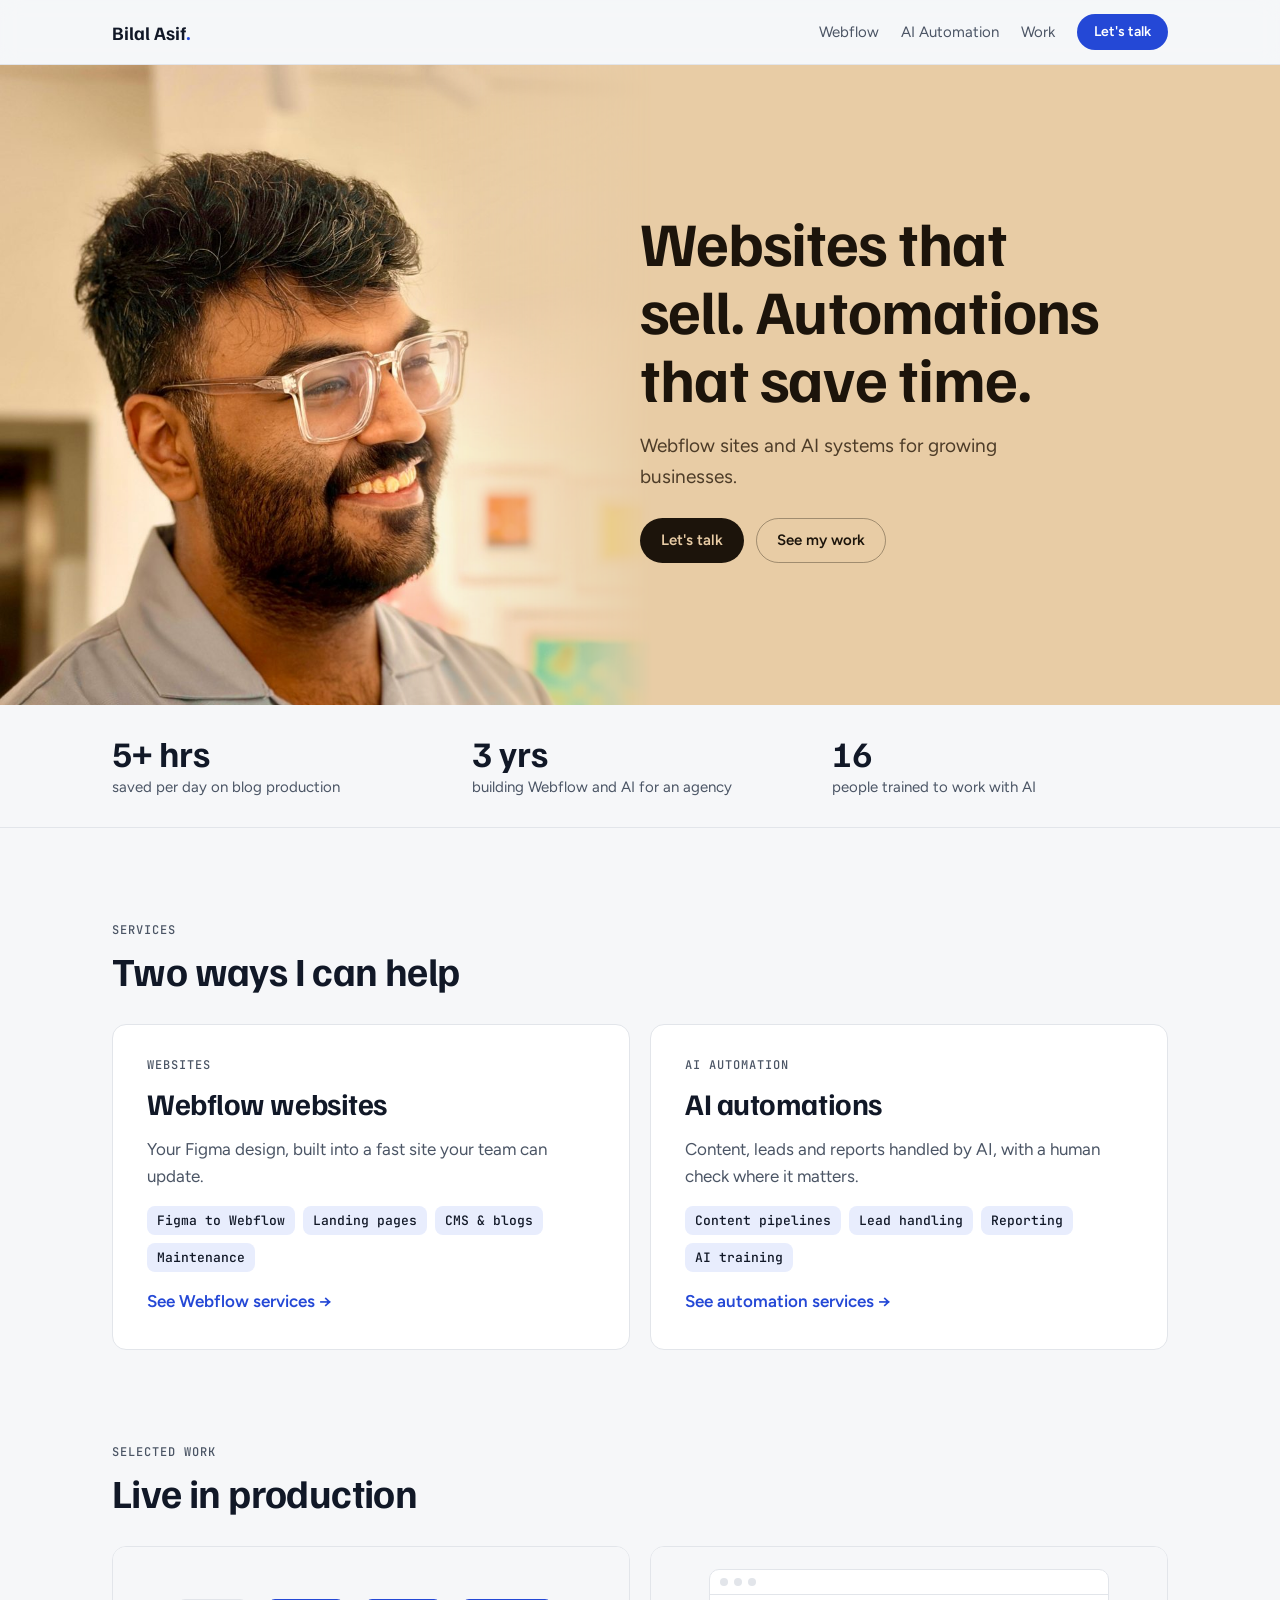
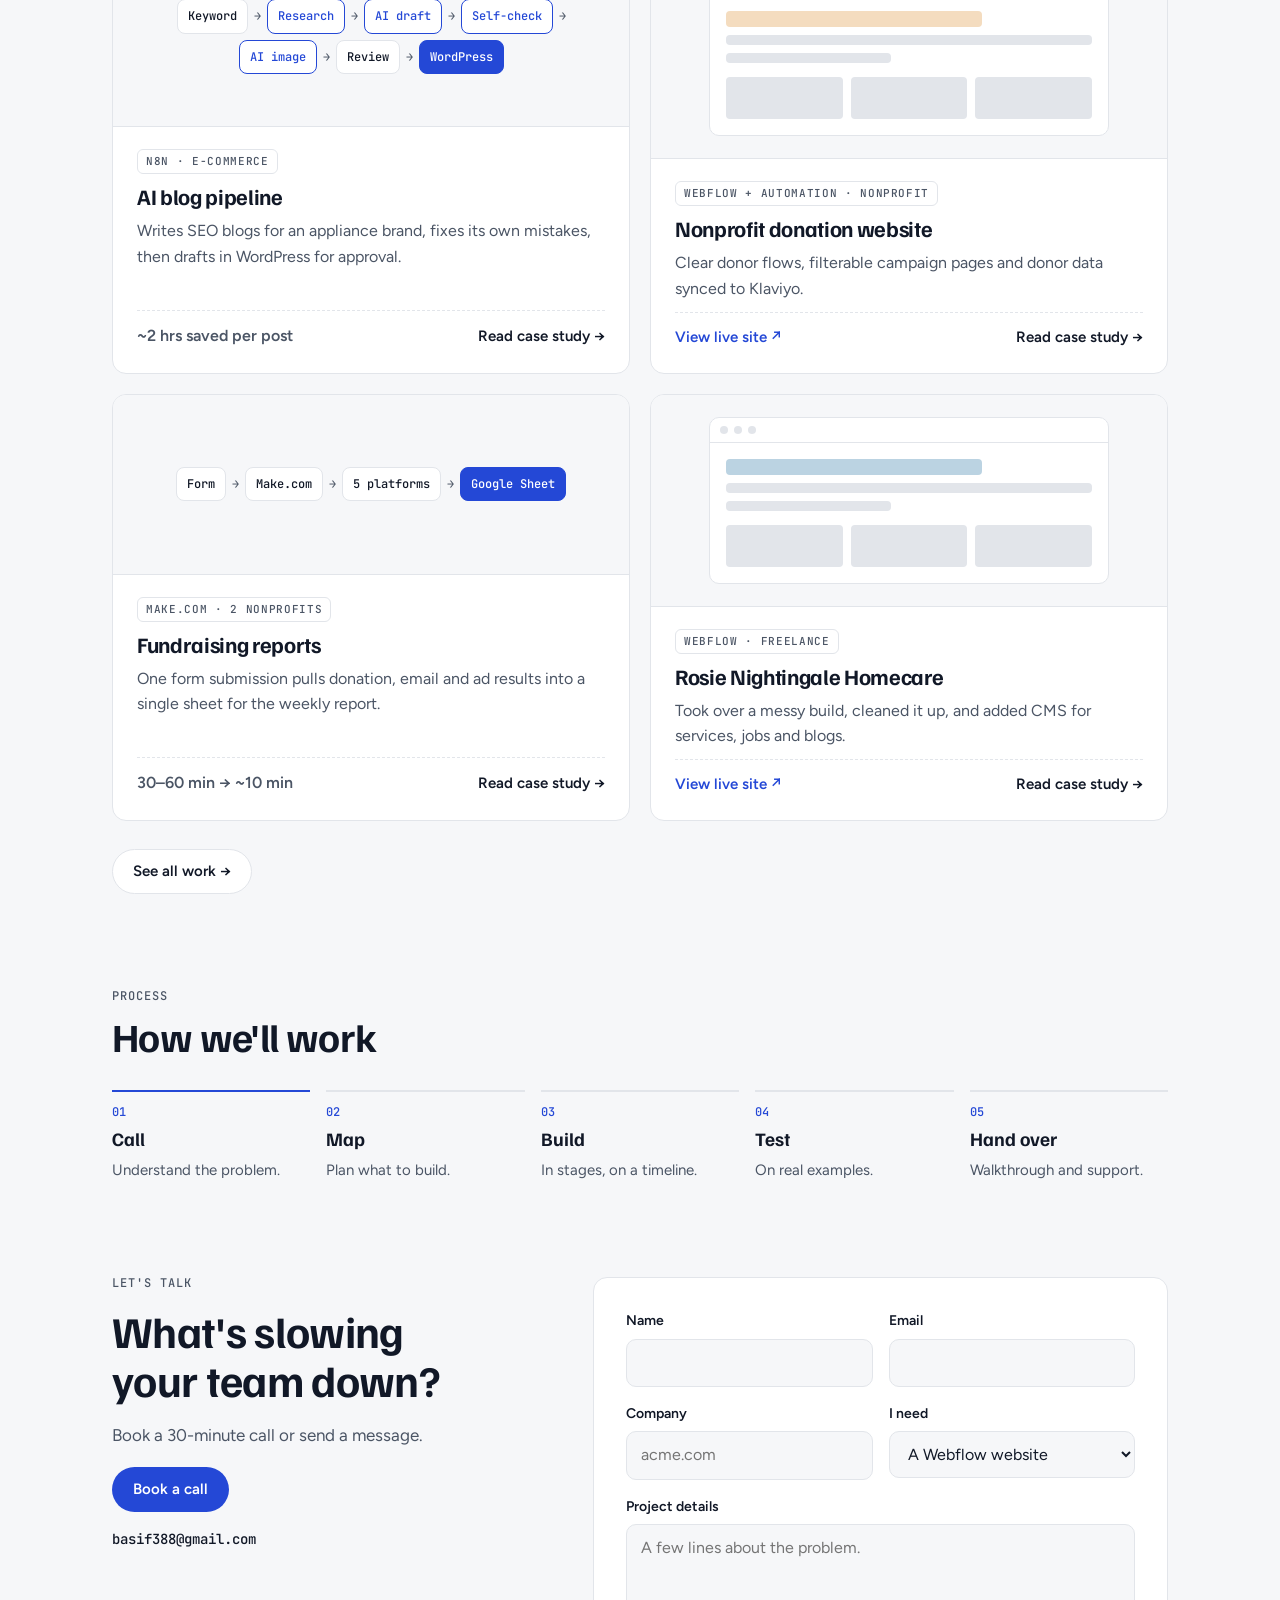
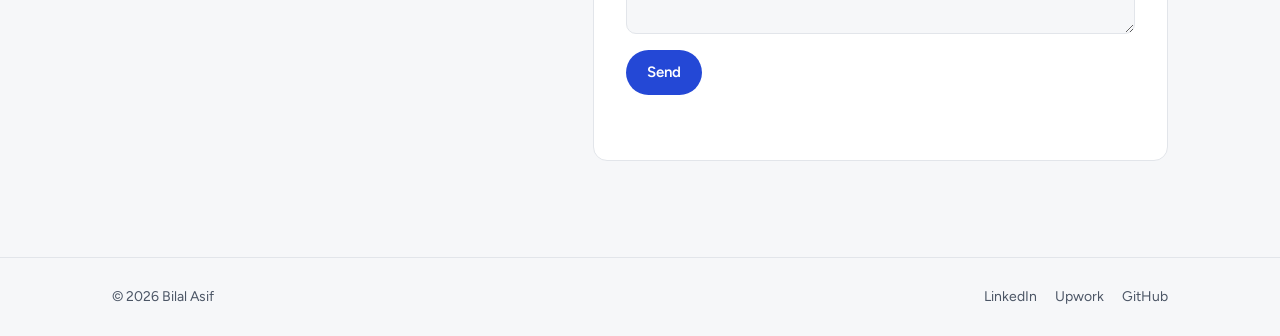
<file: index.html>
<!doctype html>
<html lang="en">
<head>
<meta charset="utf-8">
<meta name="viewport" content="width=device-width, initial-scale=1, viewport-fit=cover">
<title>Bilal Asif</title>
<meta name="description" content="Webflow websites and AI automations for growing businesses.">
<link rel="preconnect" href="https://fonts.googleapis.com">
<link rel="preconnect" href="https://fonts.gstatic.com" crossorigin>
<link rel="stylesheet" href="https://fonts.googleapis.com/css2?family=Familjen+Grotesk:wght@500;600;700&family=Figtree:wght@400;500;600&family=JetBrains+Mono:wght@400;500&display=swap">
<link rel="stylesheet" href="styles.css">
</head>
<body>
<header class="nav">
  <div class="wrap nav-row">
    <a class="brand" href="index.html">Bilal Asif<span>.</span></a>
    <nav class="nav-links" aria-label="Main">
      <a href="webflow.html">Webflow</a>
      <a href="automation.html">AI Automation</a>
      <a href="work.html">Work</a>
      <a class="btn btn-primary" href="https://calendar.app.google/65XUmDzd4VcXDj1s9" target="_blank" rel="noopener">Let's talk</a>
    </nav>
  </div>
</header>

<main id="top">
  <div class="hero">
    <figure class="hero-photo" role="img" aria-label="Bilal Asif, smiling, in clear glasses and a grey shirt"></figure>
    <div class="wrap hero-grid">
      <div class="hero-copy">
        <h1>Websites that sell. Automations that save time.</h1>
        <p>Webflow sites and AI systems for growing businesses.</p>
        <div class="ctas">
          <a class="btn btn-primary" href="https://calendar.app.google/65XUmDzd4VcXDj1s9" target="_blank" rel="noopener">Let's talk</a>
          <a class="btn btn-ghost" href="work.html">See my work</a>
        </div>
      </div>
    </div>
  </div>

  <div class="proof">
    <div class="wrap proof-row">
      <div><strong>5+ hrs</strong><span>saved per day on blog production</span></div>
      <div><strong>3 yrs</strong><span>building Webflow and AI for an agency</span></div>
      <div><strong>16</strong><span>people trained to work with AI</span></div>
    </div>
  </div>

  <section>
    <div class="wrap">
      <div class="sec-head">
        <span class="eyebrow">Services</span>
        <h2>Two ways I can help</h2>
      </div>
      <div class="doors">
        <a class="door" href="webflow.html">
          <span class="eyebrow">Websites</span>
          <h3>Webflow websites</h3>
          <p>Your Figma design, built into a fast site your team can update.</p>
          <ul><li>Figma to Webflow</li><li>Landing pages</li><li>CMS &amp; blogs</li><li>Maintenance</li></ul>
          <span class="go">See Webflow services →</span>
        </a>
        <a class="door" href="automation.html">
          <span class="eyebrow">AI Automation</span>
          <h3>AI automations</h3>
          <p>Content, leads and reports handled by AI, with a human check where it matters.</p>
          <ul><li>Content pipelines</li><li>Lead handling</li><li>Reporting</li><li>AI training</li></ul>
          <span class="go">See automation services →</span>
        </a>
      </div>
    </div>
  </section>

  <section id="work" style="padding-top:0">
    <div class="wrap">
      <div class="sec-head">
        <span class="eyebrow">Selected work</span>
        <h2>Live in production</h2>
      </div>
      <div class="work" id="featured"></div>
      <div class="more"><a class="btn btn-ghost" href="work.html">See all work →</a></div>
    </div>
  </section>

  <section style="padding-top:0">
    <div class="wrap">
      <div class="sec-head">
        <span class="eyebrow">Process</span>
        <h2>How we'll work</h2>
      </div>
      <ol class="steps">
        <li><b>Call</b><span>Understand the problem.</span></li>
        <li><b>Map</b><span>Plan what to build.</span></li>
        <li><b>Build</b><span>In stages, on a timeline.</span></li>
        <li><b>Test</b><span>On real examples.</span></li>
        <li><b>Hand over</b><span>Walkthrough and support.</span></li>
      </ol>
    </div>
  </section>

  <section id="contact" style="padding-top:0">
    <div class="wrap contact">
      <div class="side">
        <span class="eyebrow">Let's talk</span>
        <h2>What's slowing your team down?</h2>
        <p>Book a 30-minute call or send a message.</p>
        <div><a class="btn btn-primary" href="https://calendar.app.google/65XUmDzd4VcXDj1s9" target="_blank" rel="noopener">Book a call</a></div>
        <code>basif388@gmail.com</code>
      </div>
      <form id="inquiry" novalidate>
        <div class="row2">
          <label for="f-name">Name<input id="f-name" name="name" autocomplete="name" required></label>
          <label for="f-email">Email<input id="f-email" name="email" type="email" autocomplete="email" required></label>
        </div>
        <div class="row2">
          <label for="f-company">Company<input id="f-company" name="company" placeholder="acme.com"></label>
          <label for="f-service">I need
            <select id="f-service" name="service">
              <option>A Webflow website</option>
              <option>An AI automation</option>
              <option>Both</option>
              <option>Not sure yet</option>
            </select>
          </label>
        </div>
        <input type="text" name="_honey" tabindex="-1" autocomplete="off" aria-hidden="true" style="position:absolute;left:-9999px">
        <label for="f-details">Project details<textarea id="f-details" name="details" placeholder="A few lines about the problem." required></textarea></label>
        <div><button class="btn btn-primary" type="submit">Send</button></div>
        <p class="form-note" id="form-note" role="status"></p>
      </form>
    </div>
  </section>
</main>

<footer>
  <div class="wrap foot">
    <span>© 2026 Bilal Asif</span>
    <nav aria-label="Elsewhere">
      <a href="https://www.linkedin.com/in/hy-bilal/" target="_blank" rel="noopener">LinkedIn</a>
      <a href="https://www.upwork.com/freelancers/~016bfbf60147683d55" target="_blank" rel="noopener">Upwork</a>
      <a href="https://github.com/driodbilal" target="_blank" rel="noopener">GitHub</a>
    </nav>
  </div>
</footer>

<script src="projects.js"></script>
<script>
renderProjects(document.getElementById('featured'), function (p) { return p.featured; });
document.getElementById('inquiry').addEventListener('submit', function (e) {
  e.preventDefault();
  var form = this, note = document.getElementById('form-note'), btn = form.querySelector('button');
  if (form.querySelector('[name=_honey]').value) return;
  if (!form.checkValidity()) { note.textContent = 'Please add your name, email and a few details.'; return; }
  var data = Object.fromEntries(new FormData(form));
  data._subject = 'New inquiry from your portfolio: ' + data.name;
  data._template = 'table';
  btn.disabled = true; note.textContent = 'Sending...';
  fetch('https://formsubmit.co/ajax/basif388@gmail.com', {
    method: 'POST', headers: { 'Content-Type': 'application/json', 'Accept': 'application/json' }, body: JSON.stringify(data)
  }).then(function (r) {
    return r.text().then(function (t) {
      var res = {}; try { res = JSON.parse(t); } catch (err) {}
      // FormSubmit sometimes returns success as a string or omits it; a 2xx without an explicit failure counts as sent.
      var failed = !r.ok || String(res.success) === 'false';
      if (failed) throw new Error(res.message || ('HTTP ' + r.status));
    });
  }).then(function () {
    form.reset(); note.textContent = "Thanks! I'll get back to you within one working day.";
  }).catch(function (err) {
    if (window.console) console.warn('Form error:', err && err.message);
    note.textContent = 'Something went wrong. Please email me at basif388@gmail.com.';
  }).finally(function () { btn.disabled = false; });
});
</script>
</body>
</html>
</file>
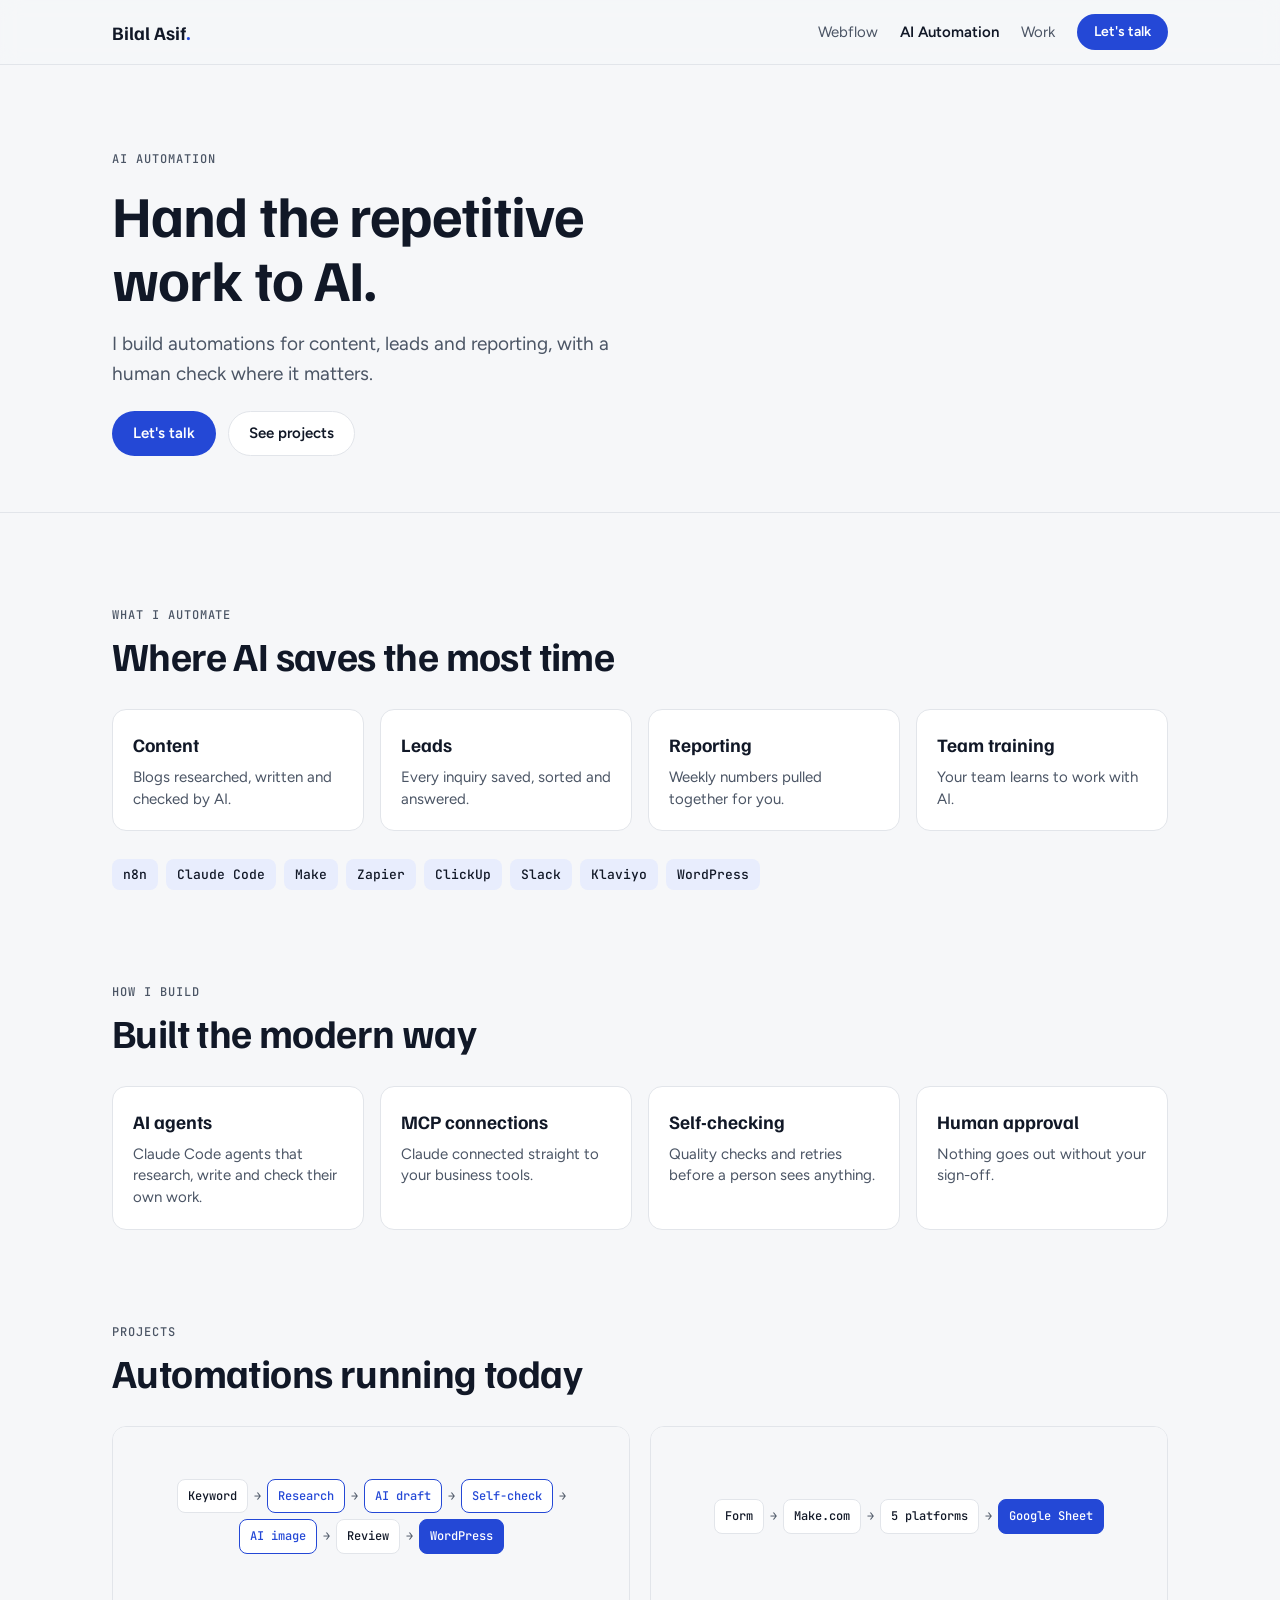
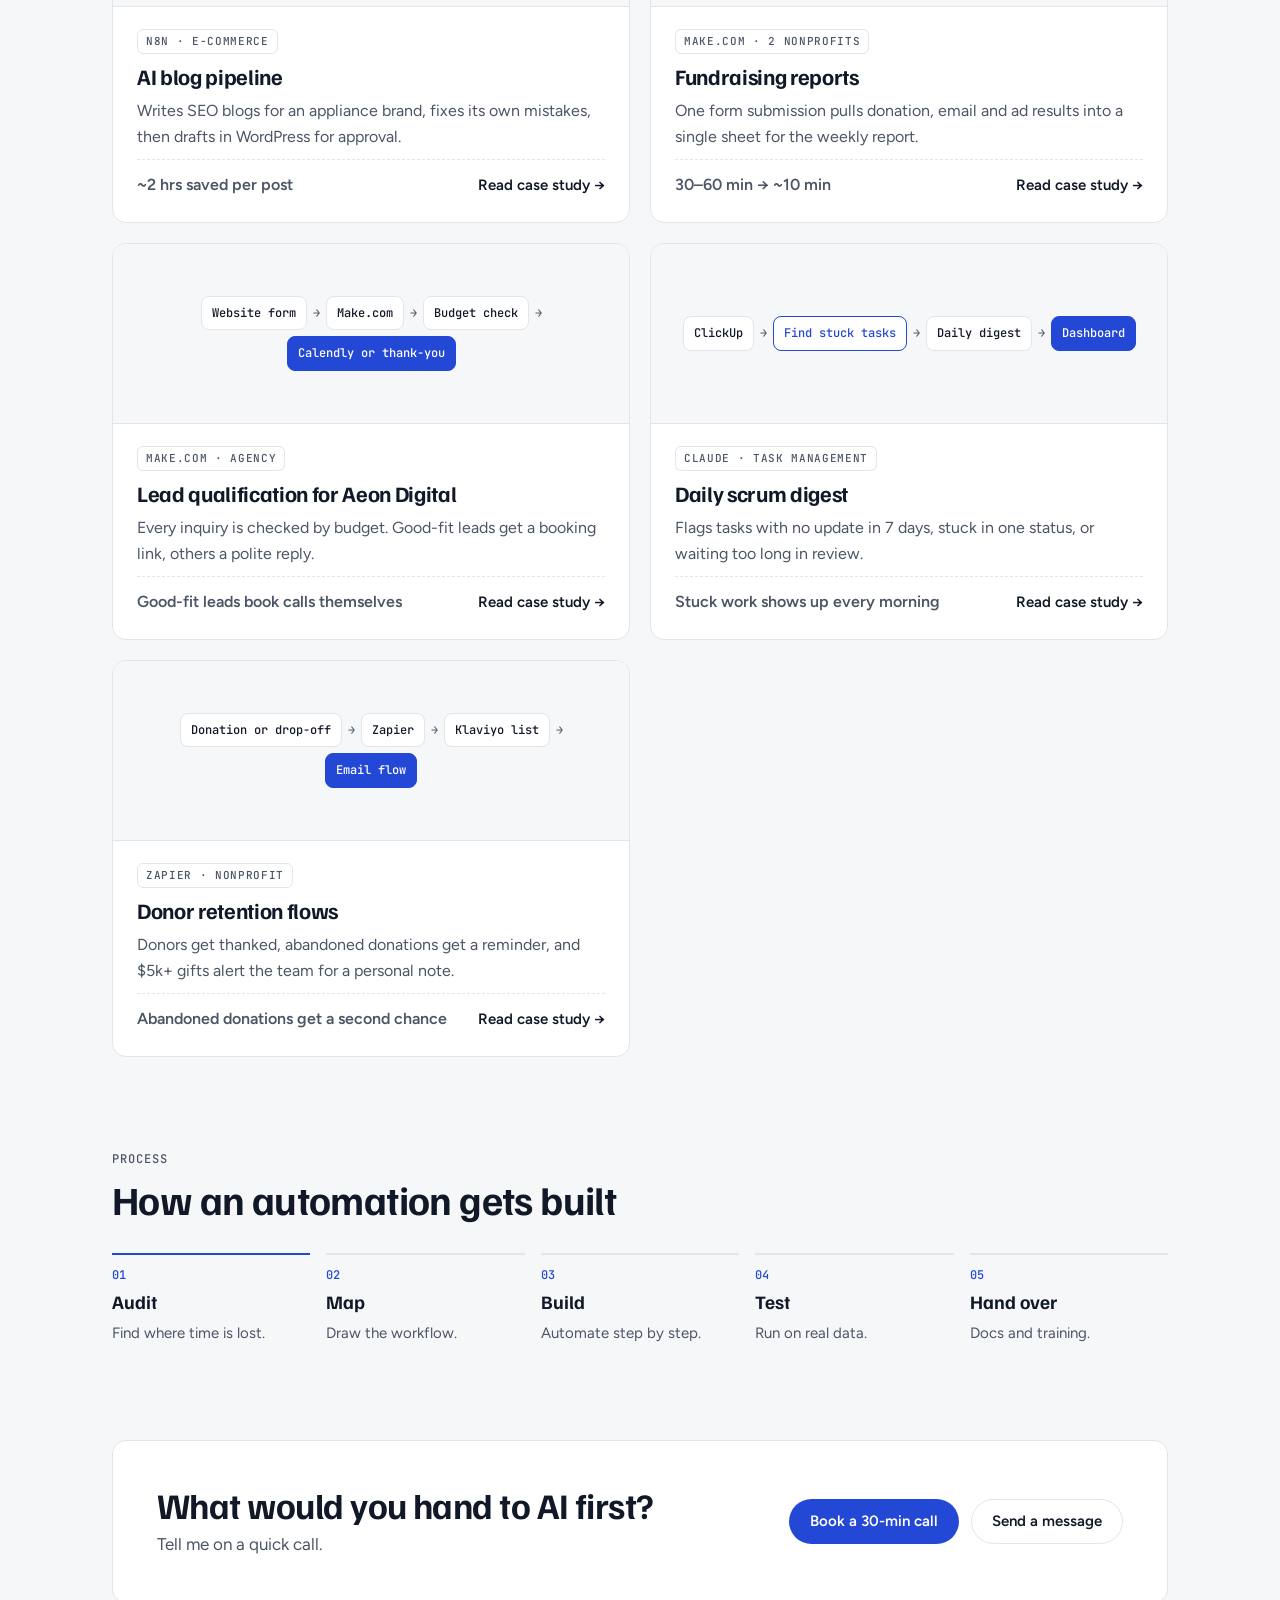
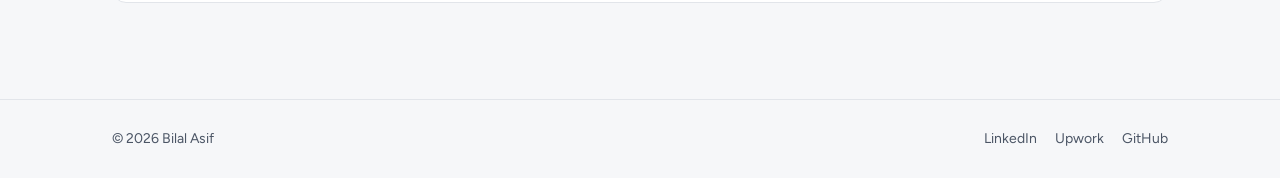
<file: automation.html>
<!doctype html>
<html lang="en">
<head>
<meta charset="utf-8">
<meta name="viewport" content="width=device-width, initial-scale=1, viewport-fit=cover">
<title>AI Automation · Bilal Asif</title>
<meta name="description" content="AI automations for content, leads and reporting.">
<link rel="preconnect" href="https://fonts.googleapis.com">
<link rel="preconnect" href="https://fonts.gstatic.com" crossorigin>
<link rel="stylesheet" href="https://fonts.googleapis.com/css2?family=Familjen+Grotesk:wght@500;600;700&family=Figtree:wght@400;500;600&family=JetBrains+Mono:wght@400;500&display=swap">
<link rel="stylesheet" href="styles.css">
</head>
<body>
<header class="nav">
  <div class="wrap nav-row">
    <a class="brand" href="index.html">Bilal Asif<span>.</span></a>
    <nav class="nav-links" aria-label="Main">
      <a href="webflow.html">Webflow</a>
      <a href="automation.html" aria-current="page">AI Automation</a>
      <a href="work.html">Work</a>
      <a class="btn btn-primary" href="https://calendar.app.google/65XUmDzd4VcXDj1s9" target="_blank" rel="noopener">Let's talk</a>
    </nav>
  </div>
</header>

<main>
  <div class="page-hero">
    <div class="wrap">
      <span class="eyebrow">AI automation</span>
      <h1>Hand the repetitive work to AI.</h1>
      <p>I build automations for content, leads and reporting, with a human check where it matters.</p>
      <div class="ctas">
        <a class="btn btn-primary" href="https://calendar.app.google/65XUmDzd4VcXDj1s9" target="_blank" rel="noopener">Let's talk</a>
        <a class="btn btn-ghost" href="#projects">See projects</a>
      </div>
    </div>
  </div>

  <section>
    <div class="wrap">
      <div class="sec-head"><span class="eyebrow">What I automate</span><h2>Where AI saves the most time</h2></div>
      <div class="offer">
        <div><b>Content</b><span>Blogs researched, written and checked by AI.</span></div>
        <div><b>Leads</b><span>Every inquiry saved, sorted and answered.</span></div>
        <div><b>Reporting</b><span>Weekly numbers pulled together for you.</span></div>
        <div><b>Team training</b><span>Your team learns to work with AI.</span></div>
      </div>
      <div class="more">
        <ul class="chips" aria-label="Tools I use">
          <li>n8n</li><li>Claude Code</li><li>Make</li><li>Zapier</li><li>ClickUp</li><li>Slack</li><li>Klaviyo</li><li>WordPress</li>
        </ul>
      </div>
    </div>
  </section>

  <section style="padding-top:0">
    <div class="wrap">
      <div class="sec-head"><span class="eyebrow">How I build</span><h2>Built the modern way</h2></div>
      <div class="offer">
        <div><b>AI agents</b><span>Claude Code agents that research, write and check their own work.</span></div>
        <div><b>MCP connections</b><span>Claude connected straight to your business tools.</span></div>
        <div><b>Self-checking</b><span>Quality checks and retries before a person sees anything.</span></div>
        <div><b>Human approval</b><span>Nothing goes out without your sign-off.</span></div>
      </div>
    </div>
  </section>

  <section id="projects" style="padding-top:0">
    <div class="wrap">
      <div class="sec-head"><span class="eyebrow">Projects</span><h2>Automations running today</h2></div>
      <div class="work" id="list"></div>
    </div>
  </section>

  <section style="padding-top:0">
    <div class="wrap">
      <div class="sec-head"><span class="eyebrow">Process</span><h2>How an automation gets built</h2></div>
      <ol class="steps">
        <li><b>Audit</b><span>Find where time is lost.</span></li>
        <li><b>Map</b><span>Draw the workflow.</span></li>
        <li><b>Build</b><span>Automate step by step.</span></li>
        <li><b>Test</b><span>Run on real data.</span></li>
        <li><b>Hand over</b><span>Docs and training.</span></li>
      </ol>
    </div>
  </section>

  <section style="padding-top:0">
    <div class="wrap">
      <div class="cta-band">
        <div><h2>What would you hand to AI first?</h2><p>Tell me on a quick call.</p></div>
        <div class="ctas">
          <a class="btn btn-primary" href="https://calendar.app.google/65XUmDzd4VcXDj1s9" target="_blank" rel="noopener">Book a 30-min call</a>
          <a class="btn btn-ghost" href="index.html#contact">Send a message</a>
        </div>
      </div>
    </div>
  </section>

</main>

<footer>
  <div class="wrap foot">
    <span>© 2026 Bilal Asif</span>
    <nav aria-label="Elsewhere">
      <a href="https://www.linkedin.com/in/hy-bilal/" target="_blank" rel="noopener">LinkedIn</a>
      <a href="https://www.upwork.com/freelancers/~016bfbf60147683d55" target="_blank" rel="noopener">Upwork</a>
      <a href="https://github.com/driodbilal" target="_blank" rel="noopener">GitHub</a>
    </nav>
  </div>
</footer>

<script src="projects.js"></script>
<script>renderProjects(document.getElementById('list'), function (p) { return p.type === 'automation'; });</script>
</body>
</html>
</file>
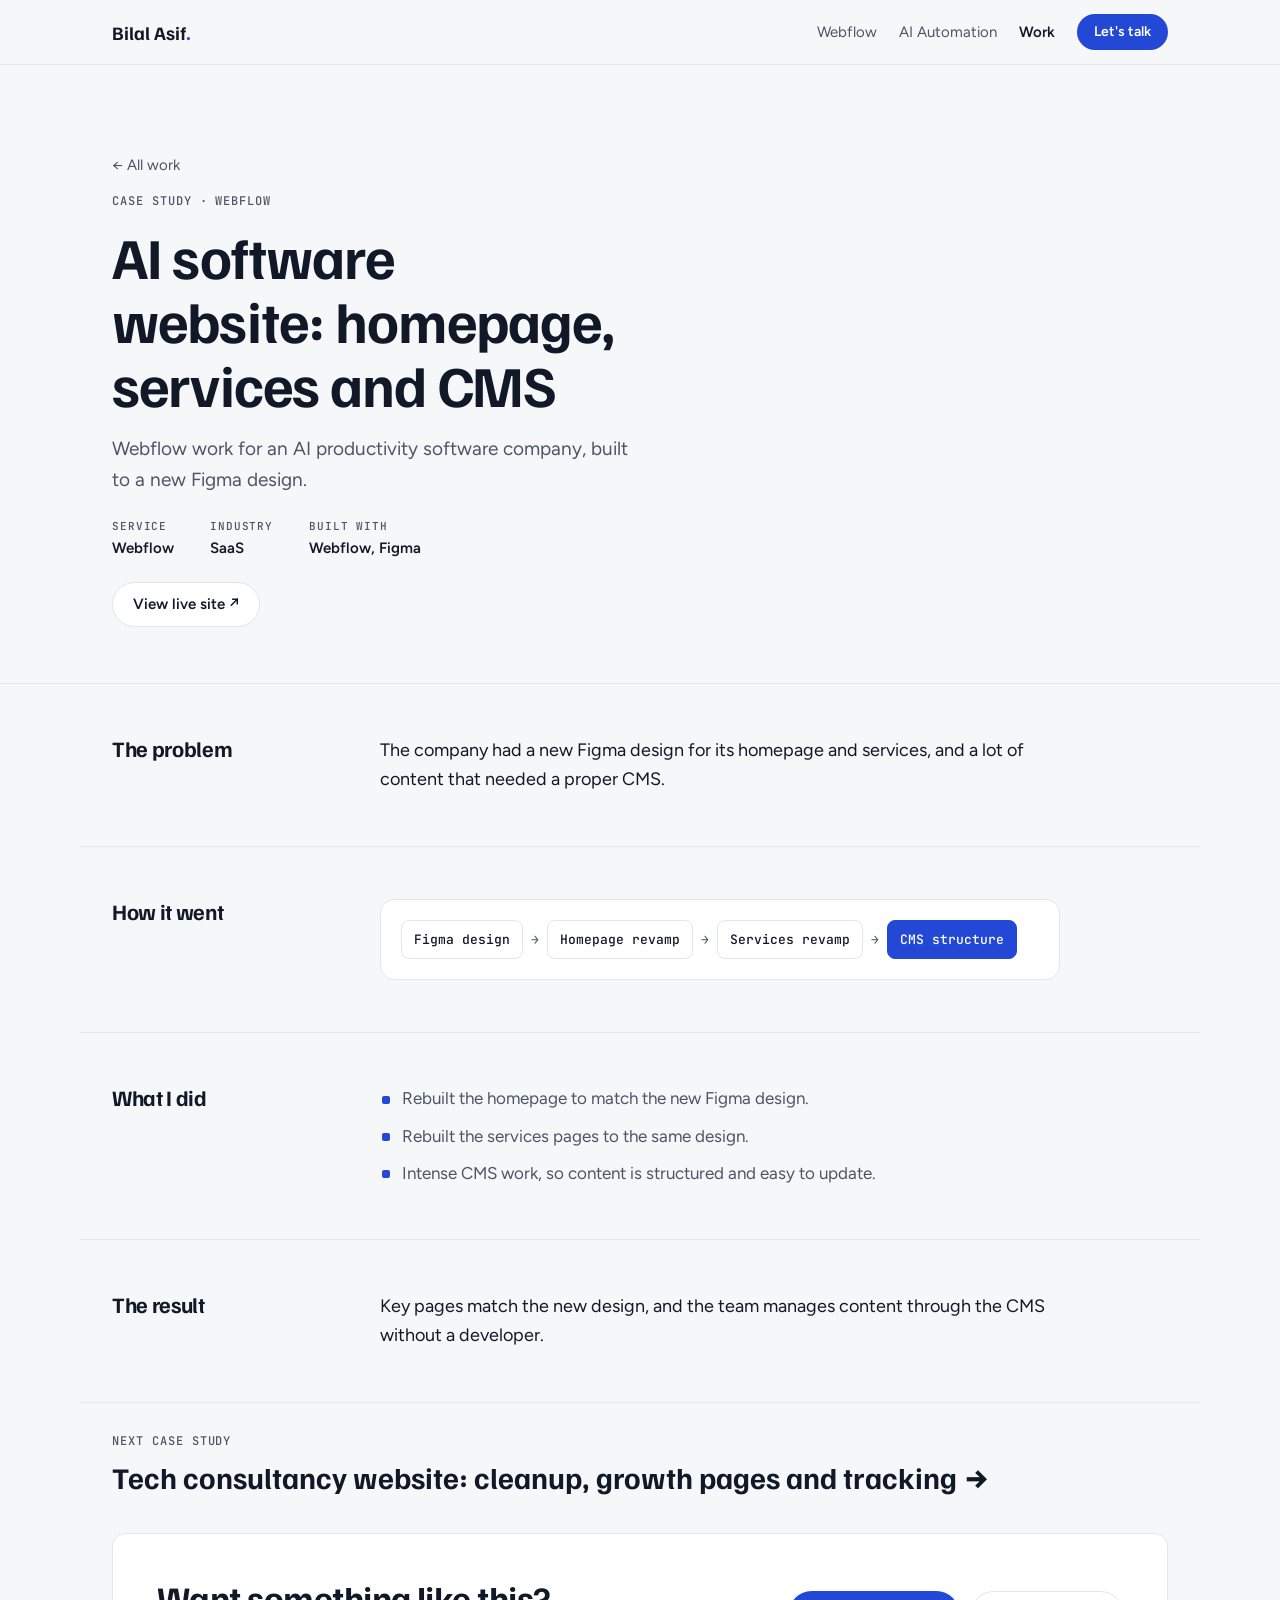
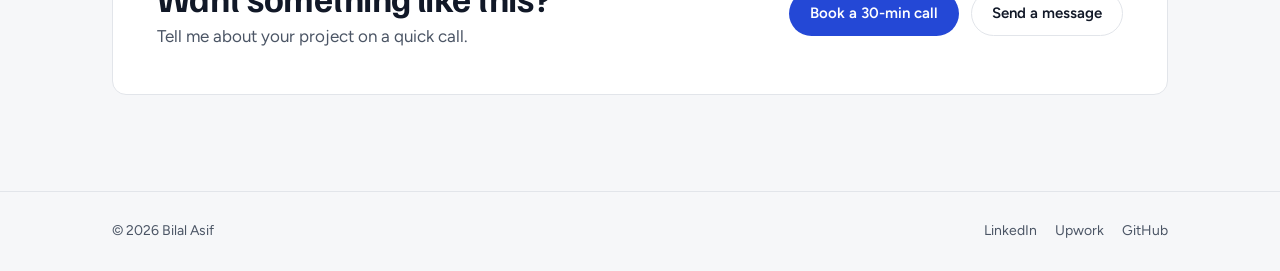
<file: case-ai-software-website.html>
<!doctype html>
<html lang="en">
<head>
<meta charset="utf-8">
<meta name="viewport" content="width=device-width, initial-scale=1, viewport-fit=cover">
<title>AI software website: homepage, services and CMS · Bilal Asif</title>
<meta name="description" content="Webflow work for an AI productivity software company, built to a new Figma design.">
<link rel="preconnect" href="https://fonts.googleapis.com">
<link rel="preconnect" href="https://fonts.gstatic.com" crossorigin>
<link rel="stylesheet" href="https://fonts.googleapis.com/css2?family=Familjen+Grotesk:wght@500;600;700&family=Figtree:wght@400;500;600&family=JetBrains+Mono:wght@400;500&display=swap">
<link rel="stylesheet" href="styles.css">
</head>
<body>
<header class="nav">
  <div class="wrap nav-row">
    <a class="brand" href="index.html">Bilal Asif<span>.</span></a>
    <nav class="nav-links" aria-label="Main">
      <a href="webflow.html">Webflow</a>
      <a href="automation.html">AI Automation</a>
      <a href="work.html" aria-current="page">Work</a>
      <a class="btn btn-primary" href="https://calendar.app.google/65XUmDzd4VcXDj1s9" target="_blank" rel="noopener">Let's talk</a>
    </nav>
  </div>
</header>

<main>
  <div class="page-hero">
    <div class="wrap">
      <a class="back" href="work.html">← All work</a>
      <span class="eyebrow">Case study · Webflow</span>
      <h1>AI software website: homepage, services and CMS</h1>
      <p>Webflow work for an AI productivity software company, built to a new Figma design.</p>
      <dl class="case-meta"><div><dt>Service</dt><dd>Webflow</dd></div><div><dt>Industry</dt><dd>SaaS</dd></div><div><dt>Built with</dt><dd>Webflow, Figma</dd></div></dl>
      <div class="ctas"><a class="btn btn-ghost" href="https://www.maestrolabs.com/" target="_blank" rel="noopener">View live site ↗</a></div>
    </div>
  </div>
  
  <div class="wrap case-sec"><h2>The problem</h2><div class="content"><p>The company had a new Figma design for its homepage and services, and a lot of content that needed a proper CMS.</p></div></div><div class="wrap case-sec"><h2>How it went</h2><div class="content"><div class="flow big"><span class="node">Figma design</span><span class="arrow" aria-hidden="true">→</span><span class="node">Homepage revamp</span><span class="arrow" aria-hidden="true">→</span><span class="node">Services revamp</span><span class="arrow" aria-hidden="true">→</span><span class="node end">CMS structure</span></div></div></div><div class="wrap case-sec"><h2>What I did</h2><div class="content"><ul class="bullets"><li>Rebuilt the homepage to match the new Figma design.</li><li>Rebuilt the services pages to the same design.</li><li>Intense CMS work, so content is structured and easy to update.</li></ul></div></div><div class="wrap case-sec"><h2>The result</h2><div class="content"><p>Key pages match the new design, and the team manages content through the CMS without a developer.</p></div></div>
  <div class="wrap"><a class="next-case" href="case-tech-consultancy-website.html"><span class="eyebrow">Next case study</span><b>Tech consultancy website: cleanup, growth pages and tracking →</b></a></div>
  <section style="padding-top:0">
    <div class="wrap">
      <div class="cta-band">
        <div><h2>Want something like this?</h2><p>Tell me about your project on a quick call.</p></div>
        <div class="ctas">
          <a class="btn btn-primary" href="https://calendar.app.google/65XUmDzd4VcXDj1s9" target="_blank" rel="noopener">Book a 30-min call</a>
          <a class="btn btn-ghost" href="index.html#contact">Send a message</a>
        </div>
      </div>
    </div>
  </section>

</main>

<footer>
  <div class="wrap foot">
    <span>© 2026 Bilal Asif</span>
    <nav aria-label="Elsewhere">
      <a href="https://www.linkedin.com/in/hy-bilal/" target="_blank" rel="noopener">LinkedIn</a>
      <a href="https://www.upwork.com/freelancers/~016bfbf60147683d55" target="_blank" rel="noopener">Upwork</a>
      <a href="https://github.com/driodbilal" target="_blank" rel="noopener">GitHub</a>
    </nav>
  </div>
</footer>

</body>
</html>
</file>
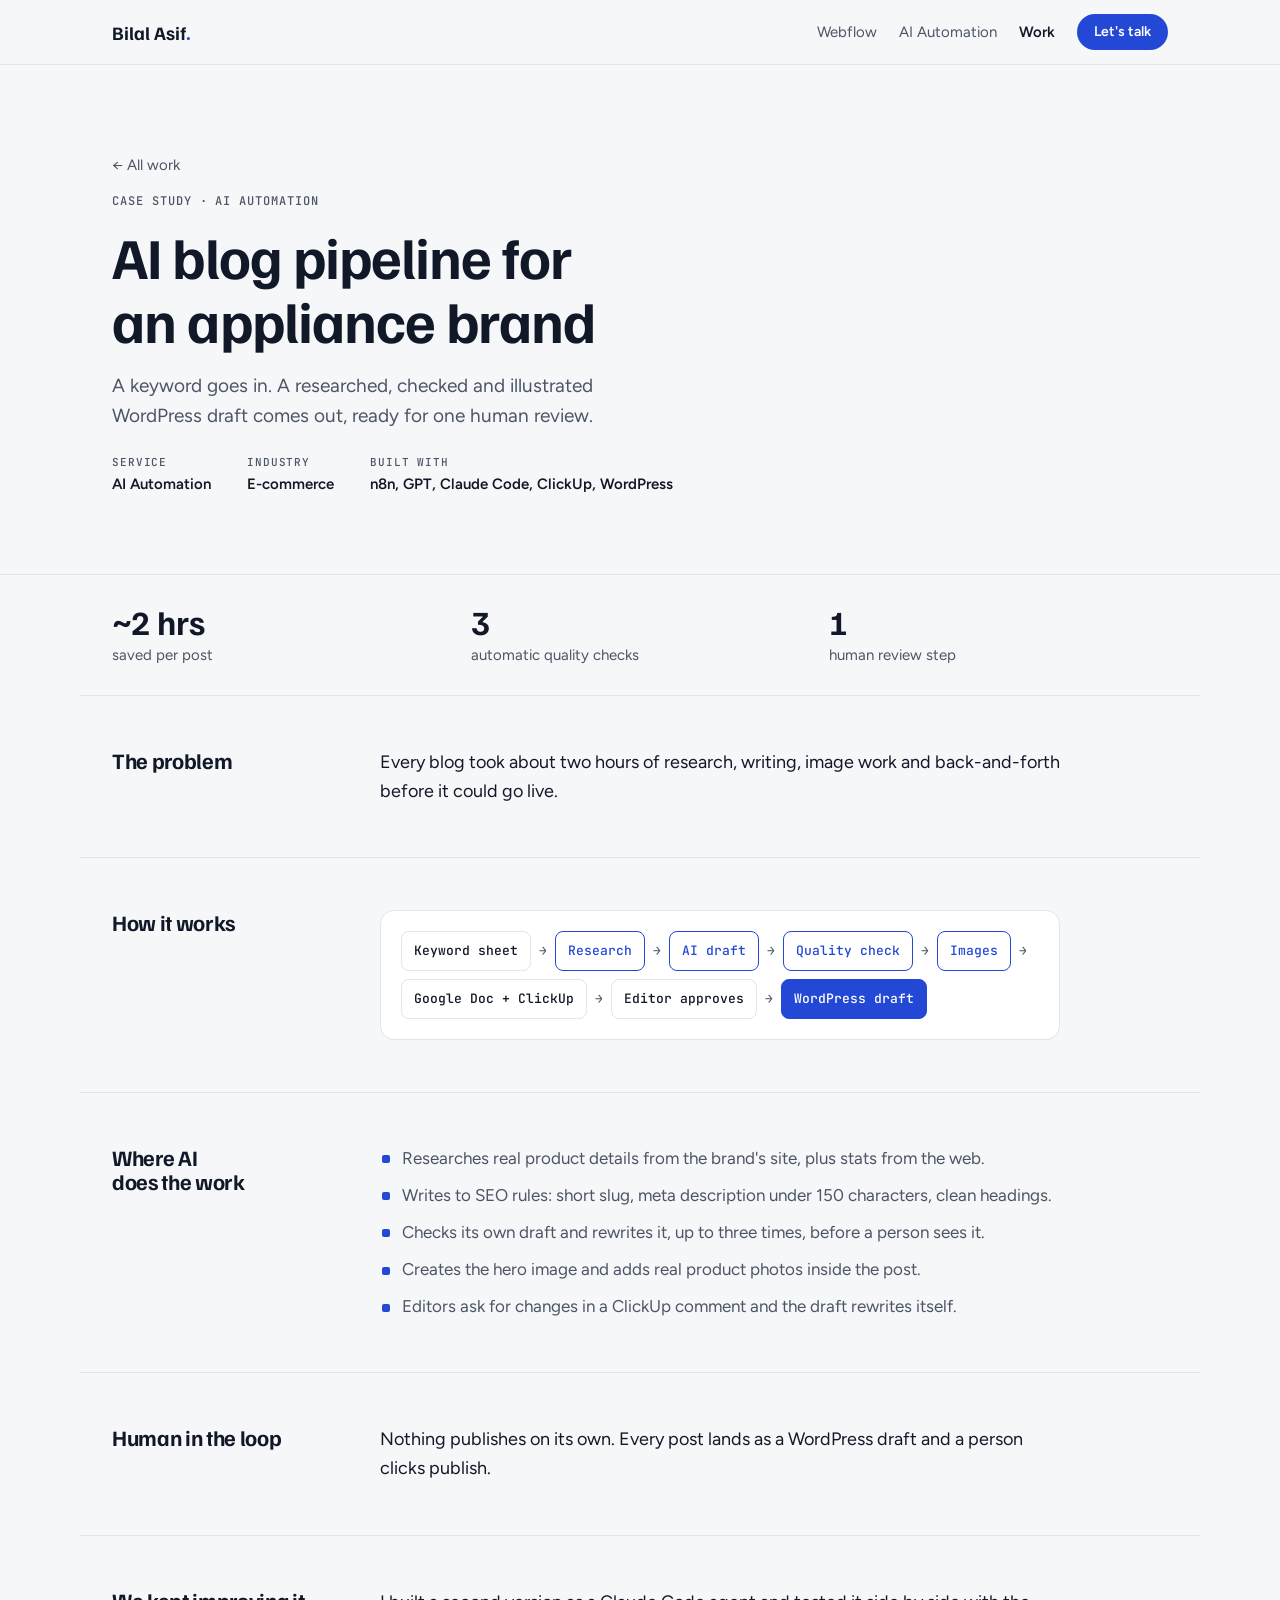
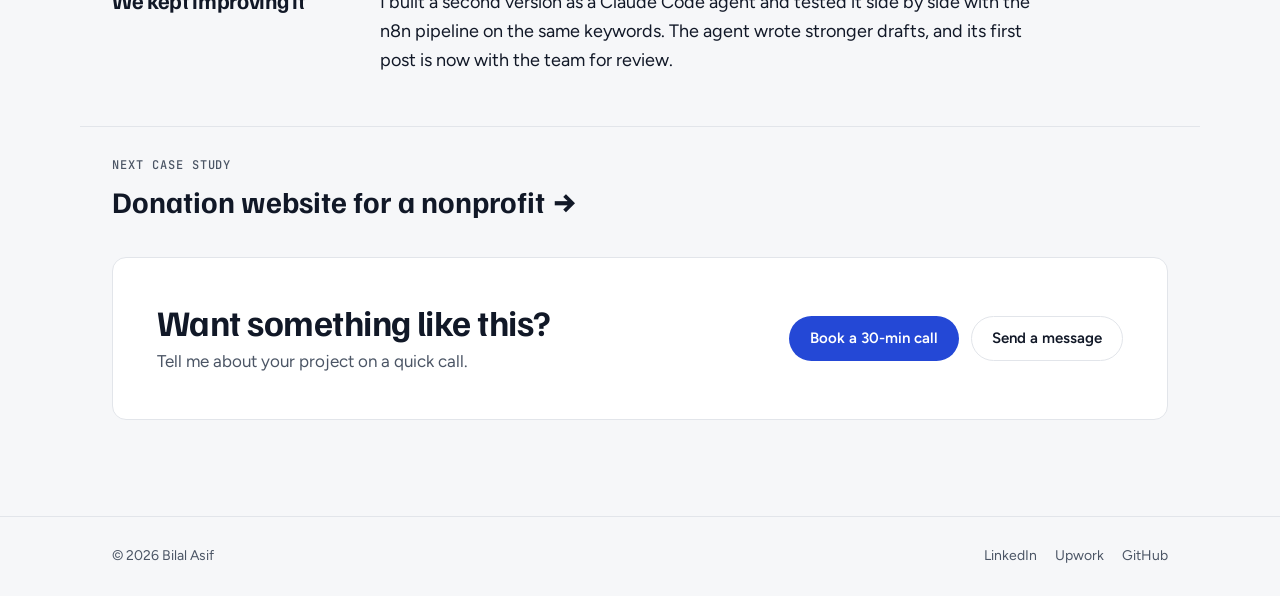
<file: case-blog-pipeline.html>
<!doctype html>
<html lang="en">
<head>
<meta charset="utf-8">
<meta name="viewport" content="width=device-width, initial-scale=1, viewport-fit=cover">
<title>AI blog pipeline for an appliance brand · Bilal Asif</title>
<meta name="description" content="A keyword goes in. A researched, checked and illustrated WordPress draft comes out, ready for one human review.">
<link rel="preconnect" href="https://fonts.googleapis.com">
<link rel="preconnect" href="https://fonts.gstatic.com" crossorigin>
<link rel="stylesheet" href="https://fonts.googleapis.com/css2?family=Familjen+Grotesk:wght@500;600;700&family=Figtree:wght@400;500;600&family=JetBrains+Mono:wght@400;500&display=swap">
<link rel="stylesheet" href="styles.css">
</head>
<body>
<header class="nav">
  <div class="wrap nav-row">
    <a class="brand" href="index.html">Bilal Asif<span>.</span></a>
    <nav class="nav-links" aria-label="Main">
      <a href="webflow.html">Webflow</a>
      <a href="automation.html">AI Automation</a>
      <a href="work.html" aria-current="page">Work</a>
      <a class="btn btn-primary" href="https://calendar.app.google/65XUmDzd4VcXDj1s9" target="_blank" rel="noopener">Let's talk</a>
    </nav>
  </div>
</header>

<main>
  <div class="page-hero">
    <div class="wrap">
      <a class="back" href="work.html">← All work</a>
      <span class="eyebrow">Case study · AI Automation</span>
      <h1>AI blog pipeline for an appliance brand</h1>
      <p>A keyword goes in. A researched, checked and illustrated WordPress draft comes out, ready for one human review.</p>
      <dl class="case-meta"><div><dt>Service</dt><dd>AI Automation</dd></div><div><dt>Industry</dt><dd>E-commerce</dd></div><div><dt>Built with</dt><dd>n8n, GPT, Claude Code, ClickUp, WordPress</dd></div></dl>
      <div class="ctas"></div>
    </div>
  </div>
  <div class="wrap case-stats"><div><strong>~2 hrs</strong><span>saved per post</span></div><div><strong>3</strong><span>automatic quality checks</span></div><div><strong>1</strong><span>human review step</span></div></div>
  <div class="wrap case-sec"><h2>The problem</h2><div class="content"><p>Every blog took about two hours of research, writing, image work and back-and-forth before it could go live.</p></div></div><div class="wrap case-sec"><h2>How it works</h2><div class="content"><div class="flow big"><span class="node">Keyword sheet</span><span class="arrow" aria-hidden="true">→</span><span class="node ai">Research</span><span class="arrow" aria-hidden="true">→</span><span class="node ai">AI draft</span><span class="arrow" aria-hidden="true">→</span><span class="node ai">Quality check</span><span class="arrow" aria-hidden="true">→</span><span class="node ai">Images</span><span class="arrow" aria-hidden="true">→</span><span class="node">Google Doc + ClickUp</span><span class="arrow" aria-hidden="true">→</span><span class="node">Editor approves</span><span class="arrow" aria-hidden="true">→</span><span class="node end">WordPress draft</span></div></div></div><div class="wrap case-sec"><h2>Where AI does the work</h2><div class="content"><ul class="bullets"><li>Researches real product details from the brand's site, plus stats from the web.</li><li>Writes to SEO rules: short slug, meta description under 150 characters, clean headings.</li><li>Checks its own draft and rewrites it, up to three times, before a person sees it.</li><li>Creates the hero image and adds real product photos inside the post.</li><li>Editors ask for changes in a ClickUp comment and the draft rewrites itself.</li></ul></div></div><div class="wrap case-sec"><h2>Human in the loop</h2><div class="content"><p>Nothing publishes on its own. Every post lands as a WordPress draft and a person clicks publish.</p></div></div><div class="wrap case-sec"><h2>We kept improving it</h2><div class="content"><p>I built a second version as a Claude Code agent and tested it side by side with the n8n pipeline on the same keywords. The agent wrote stronger drafts, and its first post is now with the team for review.</p></div></div>
  <div class="wrap"><a class="next-case" href="case-nonprofit-website.html"><span class="eyebrow">Next case study</span><b>Donation website for a nonprofit →</b></a></div>
  <section style="padding-top:0">
    <div class="wrap">
      <div class="cta-band">
        <div><h2>Want something like this?</h2><p>Tell me about your project on a quick call.</p></div>
        <div class="ctas">
          <a class="btn btn-primary" href="https://calendar.app.google/65XUmDzd4VcXDj1s9" target="_blank" rel="noopener">Book a 30-min call</a>
          <a class="btn btn-ghost" href="index.html#contact">Send a message</a>
        </div>
      </div>
    </div>
  </section>

</main>

<footer>
  <div class="wrap foot">
    <span>© 2026 Bilal Asif</span>
    <nav aria-label="Elsewhere">
      <a href="https://www.linkedin.com/in/hy-bilal/" target="_blank" rel="noopener">LinkedIn</a>
      <a href="https://www.upwork.com/freelancers/~016bfbf60147683d55" target="_blank" rel="noopener">Upwork</a>
      <a href="https://github.com/driodbilal" target="_blank" rel="noopener">GitHub</a>
    </nav>
  </div>
</footer>

</body>
</html>
</file>
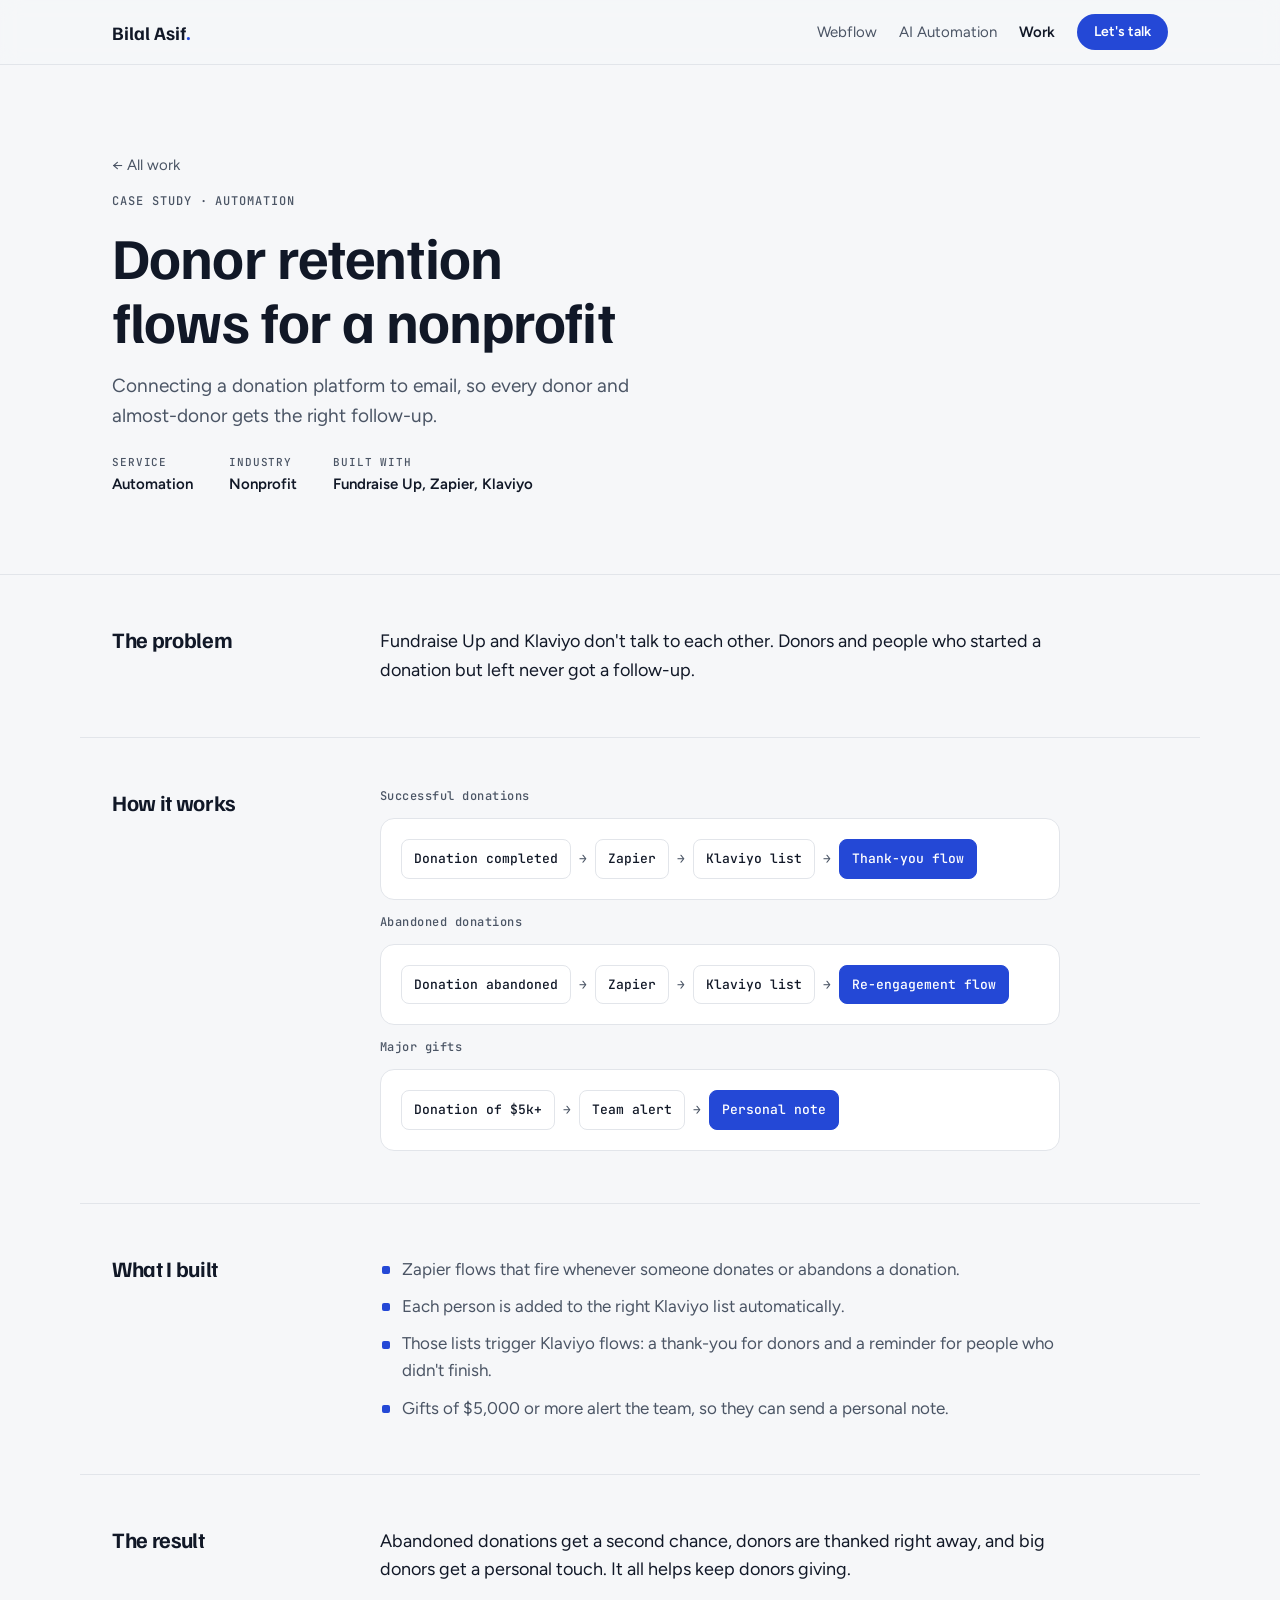
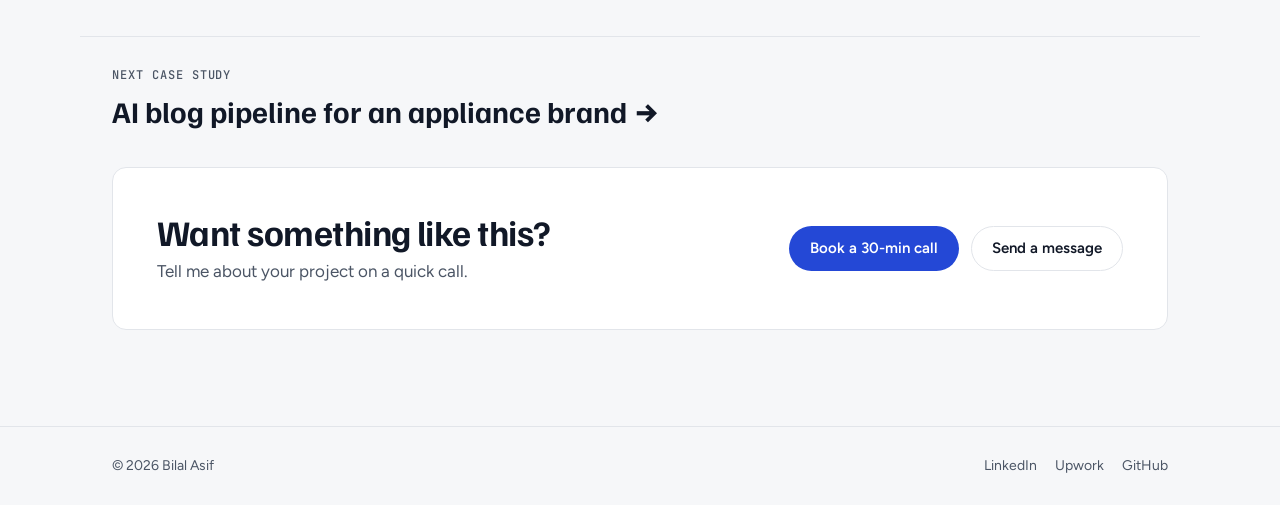
<file: case-donor-retention.html>
<!doctype html>
<html lang="en">
<head>
<meta charset="utf-8">
<meta name="viewport" content="width=device-width, initial-scale=1, viewport-fit=cover">
<title>Donor retention flows for a nonprofit · Bilal Asif</title>
<meta name="description" content="Connecting a donation platform to email, so every donor and almost-donor gets the right follow-up.">
<link rel="preconnect" href="https://fonts.googleapis.com">
<link rel="preconnect" href="https://fonts.gstatic.com" crossorigin>
<link rel="stylesheet" href="https://fonts.googleapis.com/css2?family=Familjen+Grotesk:wght@500;600;700&family=Figtree:wght@400;500;600&family=JetBrains+Mono:wght@400;500&display=swap">
<link rel="stylesheet" href="styles.css">
</head>
<body>
<header class="nav">
  <div class="wrap nav-row">
    <a class="brand" href="index.html">Bilal Asif<span>.</span></a>
    <nav class="nav-links" aria-label="Main">
      <a href="webflow.html">Webflow</a>
      <a href="automation.html">AI Automation</a>
      <a href="work.html" aria-current="page">Work</a>
      <a class="btn btn-primary" href="https://calendar.app.google/65XUmDzd4VcXDj1s9" target="_blank" rel="noopener">Let's talk</a>
    </nav>
  </div>
</header>

<main>
  <div class="page-hero">
    <div class="wrap">
      <a class="back" href="work.html">← All work</a>
      <span class="eyebrow">Case study · Automation</span>
      <h1>Donor retention flows for a nonprofit</h1>
      <p>Connecting a donation platform to email, so every donor and almost-donor gets the right follow-up.</p>
      <dl class="case-meta"><div><dt>Service</dt><dd>Automation</dd></div><div><dt>Industry</dt><dd>Nonprofit</dd></div><div><dt>Built with</dt><dd>Fundraise Up, Zapier, Klaviyo</dd></div></dl>
      <div class="ctas"></div>
    </div>
  </div>
  
  <div class="wrap case-sec"><h2>The problem</h2><div class="content"><p>Fundraise Up and Klaviyo don't talk to each other. Donors and people who started a donation but left never got a follow-up.</p></div></div><div class="wrap case-sec"><h2>How it works</h2><div class="content"><span class="flow-label">Successful donations</span><div class="flow big"><span class="node">Donation completed</span><span class="arrow" aria-hidden="true">→</span><span class="node">Zapier</span><span class="arrow" aria-hidden="true">→</span><span class="node">Klaviyo list</span><span class="arrow" aria-hidden="true">→</span><span class="node end">Thank-you flow</span></div><span class="flow-label">Abandoned donations</span><div class="flow big"><span class="node">Donation abandoned</span><span class="arrow" aria-hidden="true">→</span><span class="node">Zapier</span><span class="arrow" aria-hidden="true">→</span><span class="node">Klaviyo list</span><span class="arrow" aria-hidden="true">→</span><span class="node end">Re-engagement flow</span></div><span class="flow-label">Major gifts</span><div class="flow big"><span class="node">Donation of $5k+</span><span class="arrow" aria-hidden="true">→</span><span class="node">Team alert</span><span class="arrow" aria-hidden="true">→</span><span class="node end">Personal note</span></div></div></div><div class="wrap case-sec"><h2>What I built</h2><div class="content"><ul class="bullets"><li>Zapier flows that fire whenever someone donates or abandons a donation.</li><li>Each person is added to the right Klaviyo list automatically.</li><li>Those lists trigger Klaviyo flows: a thank-you for donors and a reminder for people who didn't finish.</li><li>Gifts of $5,000 or more alert the team, so they can send a personal note.</li></ul></div></div><div class="wrap case-sec"><h2>The result</h2><div class="content"><p>Abandoned donations get a second chance, donors are thanked right away, and big donors get a personal touch. It all helps keep donors giving.</p></div></div>
  <div class="wrap"><a class="next-case" href="case-blog-pipeline.html"><span class="eyebrow">Next case study</span><b>AI blog pipeline for an appliance brand →</b></a></div>
  <section style="padding-top:0">
    <div class="wrap">
      <div class="cta-band">
        <div><h2>Want something like this?</h2><p>Tell me about your project on a quick call.</p></div>
        <div class="ctas">
          <a class="btn btn-primary" href="https://calendar.app.google/65XUmDzd4VcXDj1s9" target="_blank" rel="noopener">Book a 30-min call</a>
          <a class="btn btn-ghost" href="index.html#contact">Send a message</a>
        </div>
      </div>
    </div>
  </section>

</main>

<footer>
  <div class="wrap foot">
    <span>© 2026 Bilal Asif</span>
    <nav aria-label="Elsewhere">
      <a href="https://www.linkedin.com/in/hy-bilal/" target="_blank" rel="noopener">LinkedIn</a>
      <a href="https://www.upwork.com/freelancers/~016bfbf60147683d55" target="_blank" rel="noopener">Upwork</a>
      <a href="https://github.com/driodbilal" target="_blank" rel="noopener">GitHub</a>
    </nav>
  </div>
</footer>

</body>
</html>
</file>
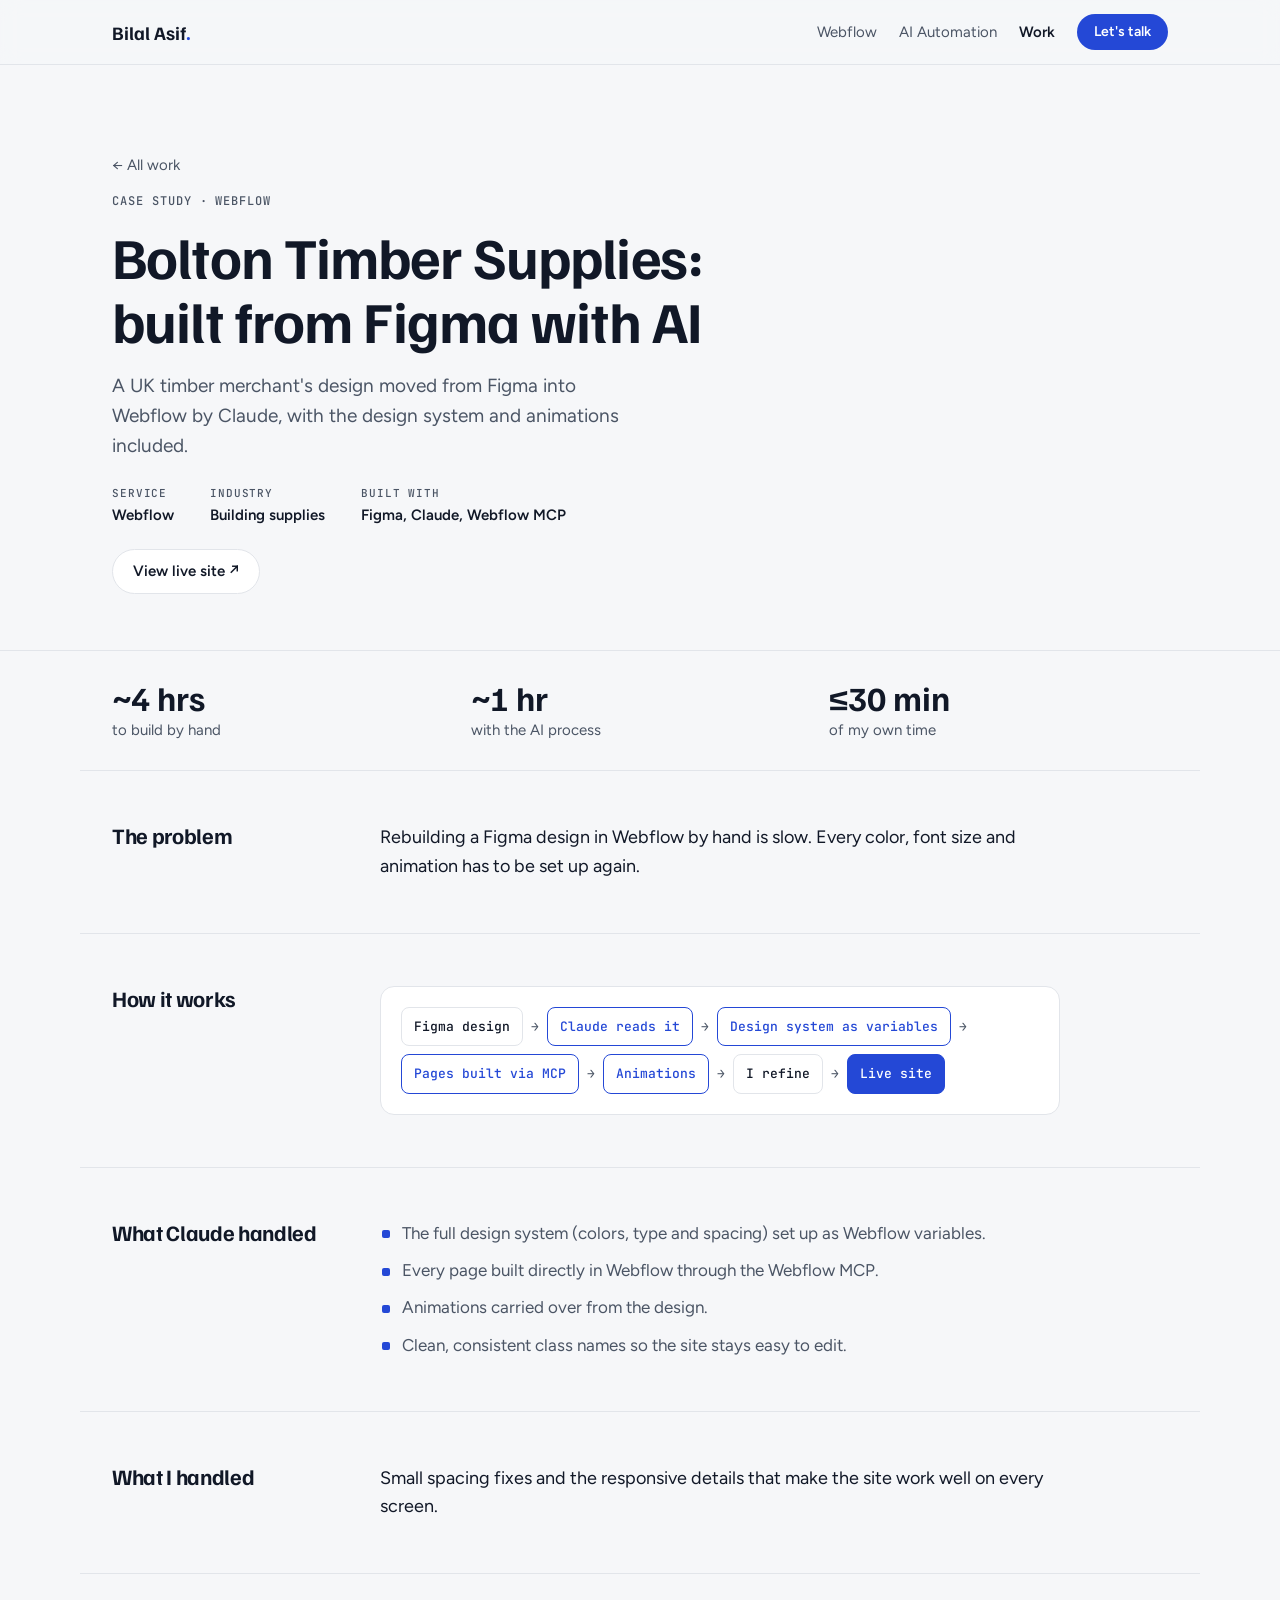
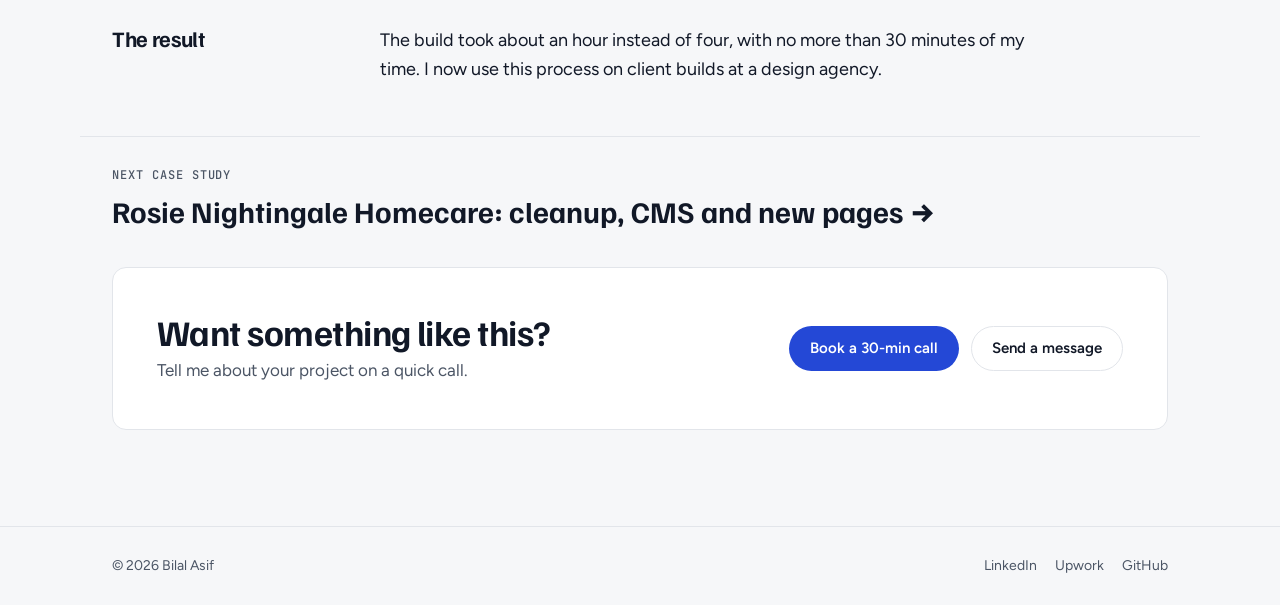
<file: case-figma-to-webflow.html>
<!doctype html>
<html lang="en">
<head>
<meta charset="utf-8">
<meta name="viewport" content="width=device-width, initial-scale=1, viewport-fit=cover">
<title>Bolton Timber Supplies: built from Figma with AI · Bilal Asif</title>
<meta name="description" content="A UK timber merchant's design moved from Figma into Webflow by Claude, with the design system and animations included.">
<link rel="preconnect" href="https://fonts.googleapis.com">
<link rel="preconnect" href="https://fonts.gstatic.com" crossorigin>
<link rel="stylesheet" href="https://fonts.googleapis.com/css2?family=Familjen+Grotesk:wght@500;600;700&family=Figtree:wght@400;500;600&family=JetBrains+Mono:wght@400;500&display=swap">
<link rel="stylesheet" href="styles.css">
</head>
<body>
<header class="nav">
  <div class="wrap nav-row">
    <a class="brand" href="index.html">Bilal Asif<span>.</span></a>
    <nav class="nav-links" aria-label="Main">
      <a href="webflow.html">Webflow</a>
      <a href="automation.html">AI Automation</a>
      <a href="work.html" aria-current="page">Work</a>
      <a class="btn btn-primary" href="https://calendar.app.google/65XUmDzd4VcXDj1s9" target="_blank" rel="noopener">Let's talk</a>
    </nav>
  </div>
</header>

<main>
  <div class="page-hero">
    <div class="wrap">
      <a class="back" href="work.html">← All work</a>
      <span class="eyebrow">Case study · Webflow</span>
      <h1>Bolton Timber Supplies: built from Figma with AI</h1>
      <p>A UK timber merchant's design moved from Figma into Webflow by Claude, with the design system and animations included.</p>
      <dl class="case-meta"><div><dt>Service</dt><dd>Webflow</dd></div><div><dt>Industry</dt><dd>Building supplies</dd></div><div><dt>Built with</dt><dd>Figma, Claude, Webflow MCP</dd></div></dl>
      <div class="ctas"><a class="btn btn-ghost" href="https://boltontimbersupplies.co.uk/" target="_blank" rel="noopener">View live site ↗</a></div>
    </div>
  </div>
  <div class="wrap case-stats"><div><strong>~4 hrs</strong><span>to build by hand</span></div><div><strong>~1 hr</strong><span>with the AI process</span></div><div><strong>≤30 min</strong><span>of my own time</span></div></div>
  <div class="wrap case-sec"><h2>The problem</h2><div class="content"><p>Rebuilding a Figma design in Webflow by hand is slow. Every color, font size and animation has to be set up again.</p></div></div><div class="wrap case-sec"><h2>How it works</h2><div class="content"><div class="flow big"><span class="node">Figma design</span><span class="arrow" aria-hidden="true">→</span><span class="node ai">Claude reads it</span><span class="arrow" aria-hidden="true">→</span><span class="node ai">Design system as variables</span><span class="arrow" aria-hidden="true">→</span><span class="node ai">Pages built via MCP</span><span class="arrow" aria-hidden="true">→</span><span class="node ai">Animations</span><span class="arrow" aria-hidden="true">→</span><span class="node">I refine</span><span class="arrow" aria-hidden="true">→</span><span class="node end">Live site</span></div></div></div><div class="wrap case-sec"><h2>What Claude handled</h2><div class="content"><ul class="bullets"><li>The full design system (colors, type and spacing) set up as Webflow variables.</li><li>Every page built directly in Webflow through the Webflow MCP.</li><li>Animations carried over from the design.</li><li>Clean, consistent class names so the site stays easy to edit.</li></ul></div></div><div class="wrap case-sec"><h2>What I handled</h2><div class="content"><p>Small spacing fixes and the responsive details that make the site work well on every screen.</p></div></div><div class="wrap case-sec"><h2>The result</h2><div class="content"><p>The build took about an hour instead of four, with no more than 30 minutes of my time. I now use this process on client builds at a design agency.</p></div></div>
  <div class="wrap"><a class="next-case" href="case-home-care-website.html"><span class="eyebrow">Next case study</span><b>Rosie Nightingale Homecare: cleanup, CMS and new pages →</b></a></div>
  <section style="padding-top:0">
    <div class="wrap">
      <div class="cta-band">
        <div><h2>Want something like this?</h2><p>Tell me about your project on a quick call.</p></div>
        <div class="ctas">
          <a class="btn btn-primary" href="https://calendar.app.google/65XUmDzd4VcXDj1s9" target="_blank" rel="noopener">Book a 30-min call</a>
          <a class="btn btn-ghost" href="index.html#contact">Send a message</a>
        </div>
      </div>
    </div>
  </section>

</main>

<footer>
  <div class="wrap foot">
    <span>© 2026 Bilal Asif</span>
    <nav aria-label="Elsewhere">
      <a href="https://www.linkedin.com/in/hy-bilal/" target="_blank" rel="noopener">LinkedIn</a>
      <a href="https://www.upwork.com/freelancers/~016bfbf60147683d55" target="_blank" rel="noopener">Upwork</a>
      <a href="https://github.com/driodbilal" target="_blank" rel="noopener">GitHub</a>
    </nav>
  </div>
</footer>

</body>
</html>
</file>
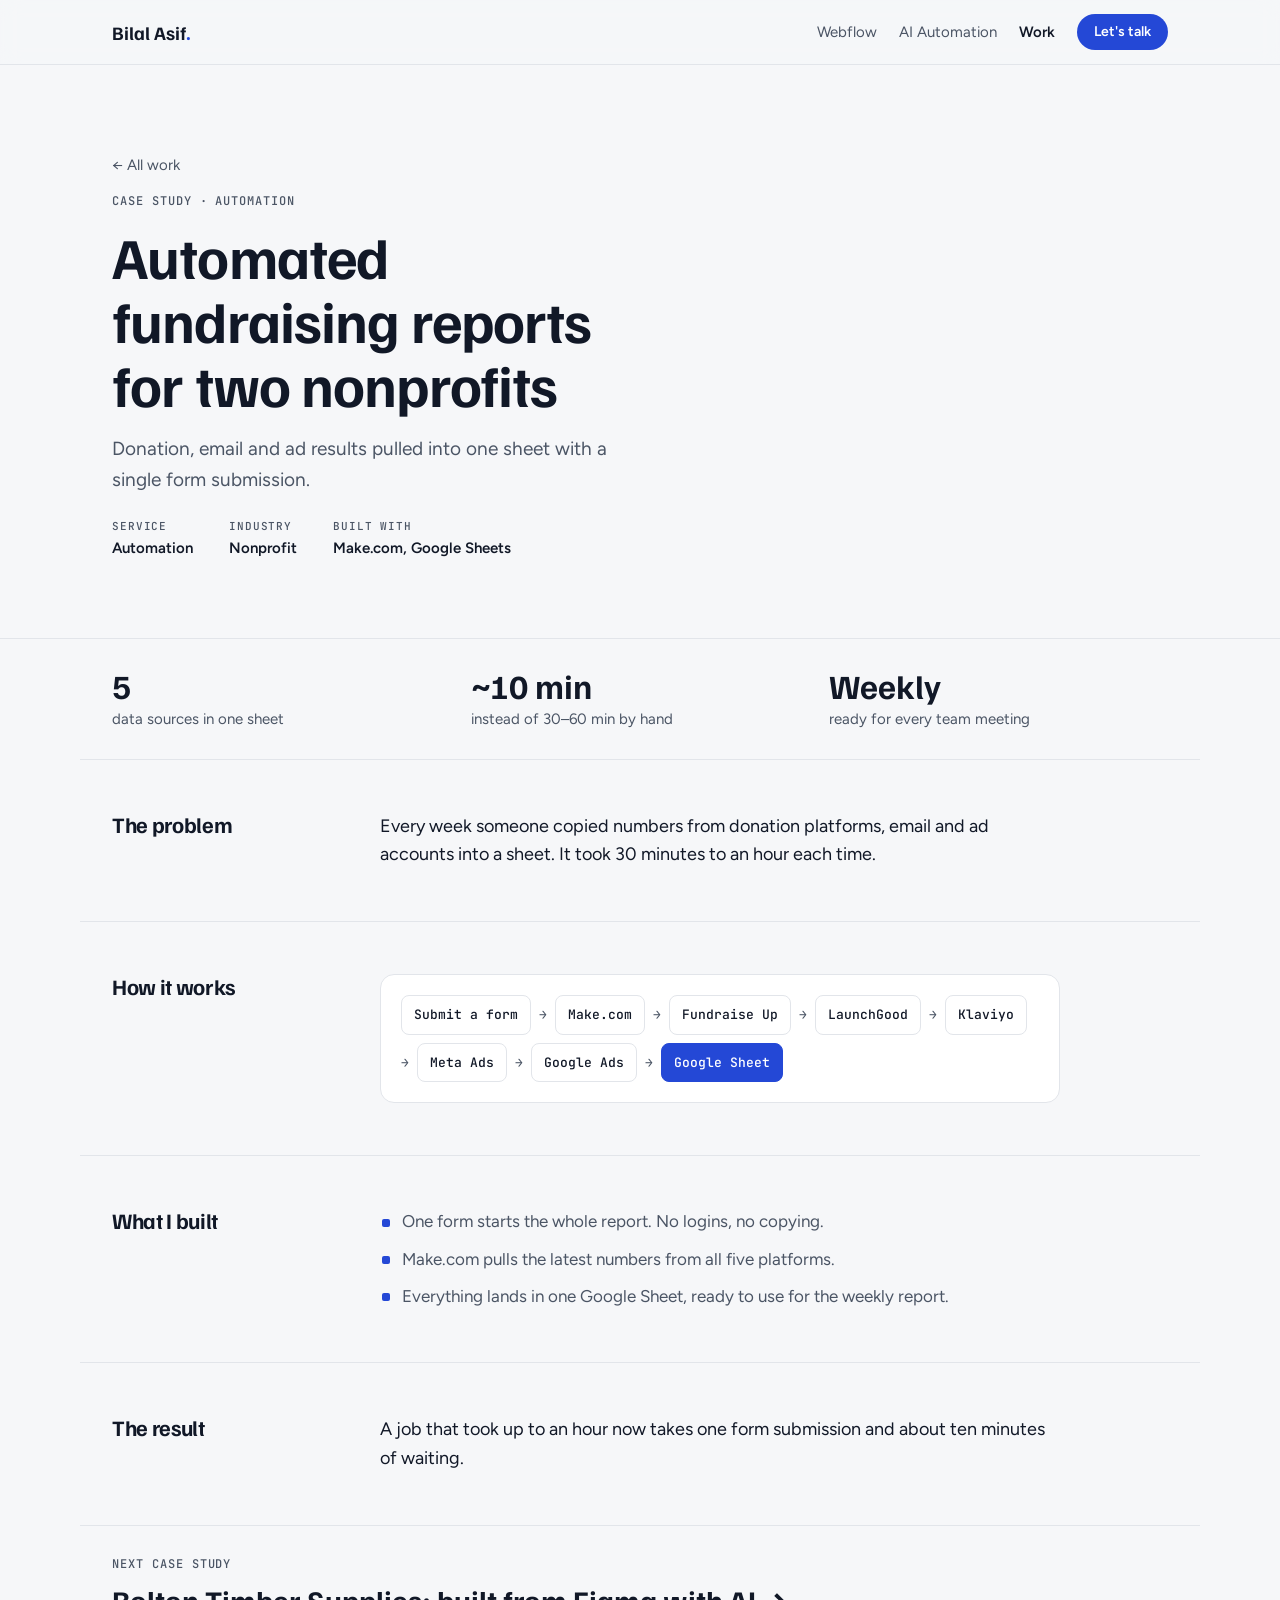
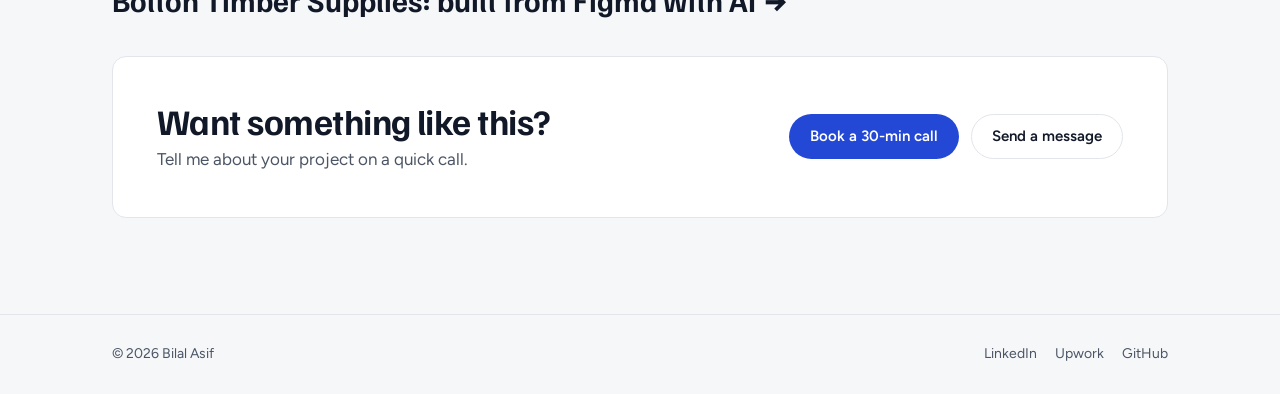
<file: case-fundraising-reports.html>
<!doctype html>
<html lang="en">
<head>
<meta charset="utf-8">
<meta name="viewport" content="width=device-width, initial-scale=1, viewport-fit=cover">
<title>Automated fundraising reports for two nonprofits · Bilal Asif</title>
<meta name="description" content="Donation, email and ad results pulled into one sheet with a single form submission.">
<link rel="preconnect" href="https://fonts.googleapis.com">
<link rel="preconnect" href="https://fonts.gstatic.com" crossorigin>
<link rel="stylesheet" href="https://fonts.googleapis.com/css2?family=Familjen+Grotesk:wght@500;600;700&family=Figtree:wght@400;500;600&family=JetBrains+Mono:wght@400;500&display=swap">
<link rel="stylesheet" href="styles.css">
</head>
<body>
<header class="nav">
  <div class="wrap nav-row">
    <a class="brand" href="index.html">Bilal Asif<span>.</span></a>
    <nav class="nav-links" aria-label="Main">
      <a href="webflow.html">Webflow</a>
      <a href="automation.html">AI Automation</a>
      <a href="work.html" aria-current="page">Work</a>
      <a class="btn btn-primary" href="https://calendar.app.google/65XUmDzd4VcXDj1s9" target="_blank" rel="noopener">Let's talk</a>
    </nav>
  </div>
</header>

<main>
  <div class="page-hero">
    <div class="wrap">
      <a class="back" href="work.html">← All work</a>
      <span class="eyebrow">Case study · Automation</span>
      <h1>Automated fundraising reports for two nonprofits</h1>
      <p>Donation, email and ad results pulled into one sheet with a single form submission.</p>
      <dl class="case-meta"><div><dt>Service</dt><dd>Automation</dd></div><div><dt>Industry</dt><dd>Nonprofit</dd></div><div><dt>Built with</dt><dd>Make.com, Google Sheets</dd></div></dl>
      <div class="ctas"></div>
    </div>
  </div>
  <div class="wrap case-stats"><div><strong>5</strong><span>data sources in one sheet</span></div><div><strong>~10 min</strong><span>instead of 30–60 min by hand</span></div><div><strong>Weekly</strong><span>ready for every team meeting</span></div></div>
  <div class="wrap case-sec"><h2>The problem</h2><div class="content"><p>Every week someone copied numbers from donation platforms, email and ad accounts into a sheet. It took 30 minutes to an hour each time.</p></div></div><div class="wrap case-sec"><h2>How it works</h2><div class="content"><div class="flow big"><span class="node">Submit a form</span><span class="arrow" aria-hidden="true">→</span><span class="node">Make.com</span><span class="arrow" aria-hidden="true">→</span><span class="node">Fundraise Up</span><span class="arrow" aria-hidden="true">→</span><span class="node">LaunchGood</span><span class="arrow" aria-hidden="true">→</span><span class="node">Klaviyo</span><span class="arrow" aria-hidden="true">→</span><span class="node">Meta Ads</span><span class="arrow" aria-hidden="true">→</span><span class="node">Google Ads</span><span class="arrow" aria-hidden="true">→</span><span class="node end">Google Sheet</span></div></div></div><div class="wrap case-sec"><h2>What I built</h2><div class="content"><ul class="bullets"><li>One form starts the whole report. No logins, no copying.</li><li>Make.com pulls the latest numbers from all five platforms.</li><li>Everything lands in one Google Sheet, ready to use for the weekly report.</li></ul></div></div><div class="wrap case-sec"><h2>The result</h2><div class="content"><p>A job that took up to an hour now takes one form submission and about ten minutes of waiting.</p></div></div>
  <div class="wrap"><a class="next-case" href="case-figma-to-webflow.html"><span class="eyebrow">Next case study</span><b>Bolton Timber Supplies: built from Figma with AI →</b></a></div>
  <section style="padding-top:0">
    <div class="wrap">
      <div class="cta-band">
        <div><h2>Want something like this?</h2><p>Tell me about your project on a quick call.</p></div>
        <div class="ctas">
          <a class="btn btn-primary" href="https://calendar.app.google/65XUmDzd4VcXDj1s9" target="_blank" rel="noopener">Book a 30-min call</a>
          <a class="btn btn-ghost" href="index.html#contact">Send a message</a>
        </div>
      </div>
    </div>
  </section>

</main>

<footer>
  <div class="wrap foot">
    <span>© 2026 Bilal Asif</span>
    <nav aria-label="Elsewhere">
      <a href="https://www.linkedin.com/in/hy-bilal/" target="_blank" rel="noopener">LinkedIn</a>
      <a href="https://www.upwork.com/freelancers/~016bfbf60147683d55" target="_blank" rel="noopener">Upwork</a>
      <a href="https://github.com/driodbilal" target="_blank" rel="noopener">GitHub</a>
    </nav>
  </div>
</footer>

</body>
</html>
</file>
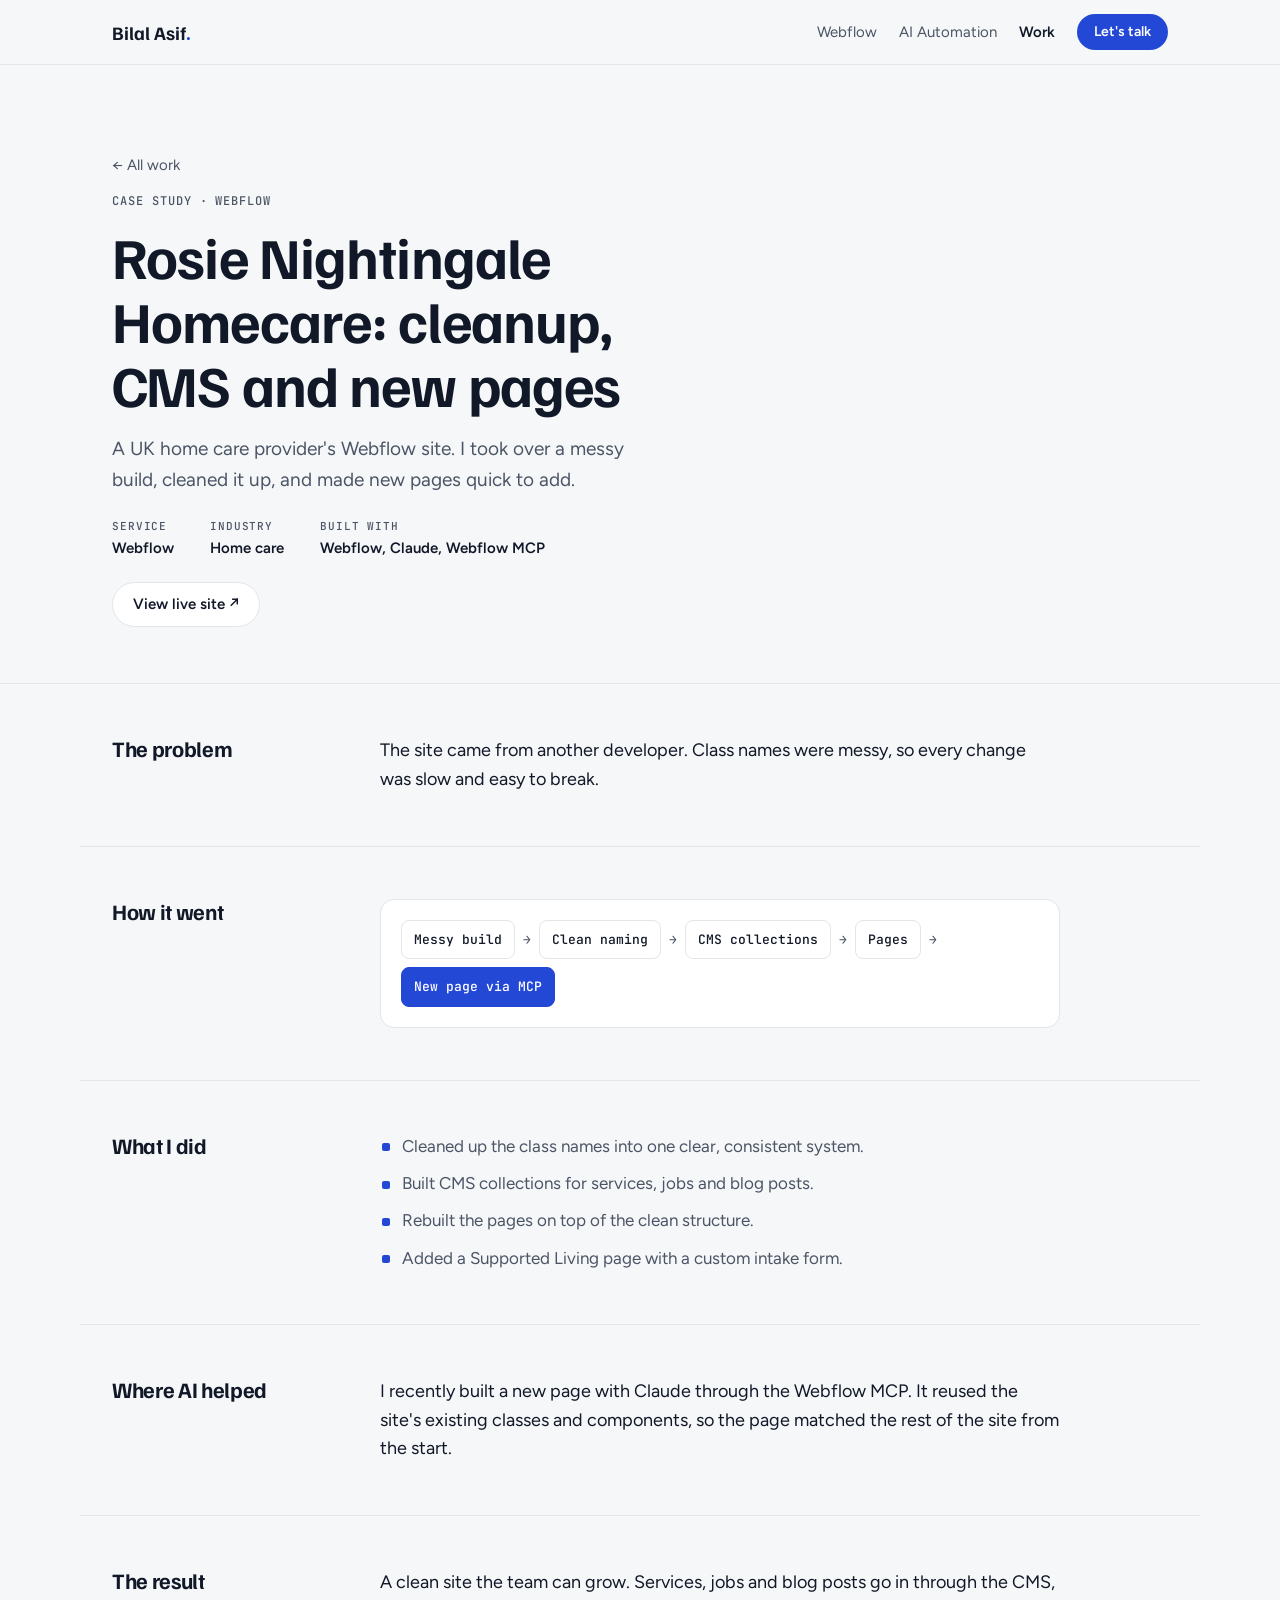
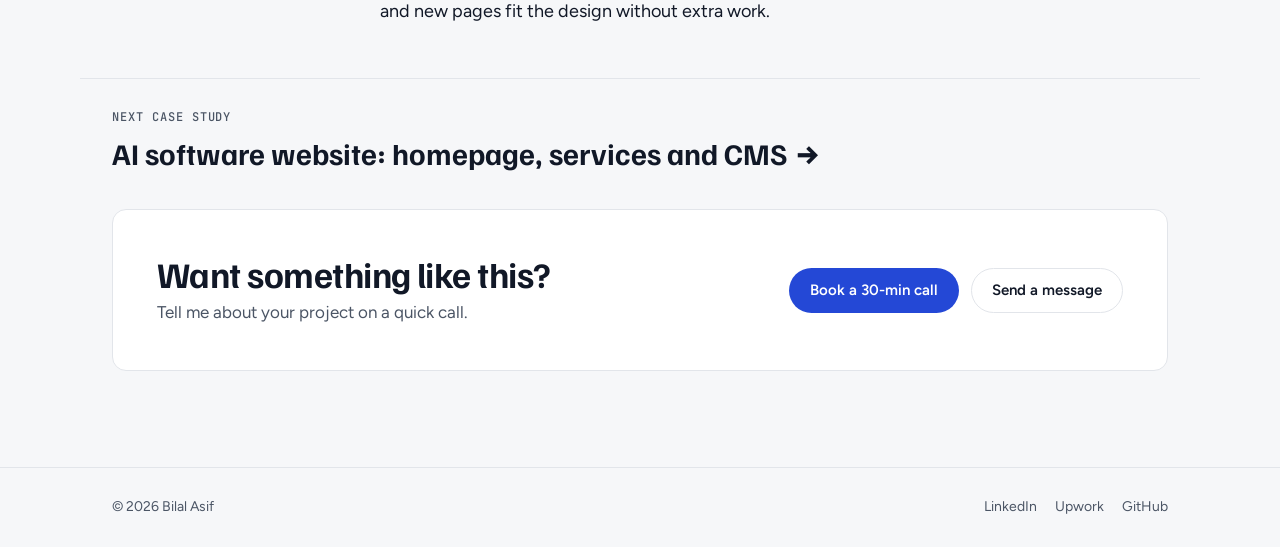
<file: case-home-care-website.html>
<!doctype html>
<html lang="en">
<head>
<meta charset="utf-8">
<meta name="viewport" content="width=device-width, initial-scale=1, viewport-fit=cover">
<title>Rosie Nightingale Homecare: cleanup, CMS and new pages · Bilal Asif</title>
<meta name="description" content="A UK home care provider's Webflow site. I took over a messy build, cleaned it up, and made new pages quick to add.">
<link rel="preconnect" href="https://fonts.googleapis.com">
<link rel="preconnect" href="https://fonts.gstatic.com" crossorigin>
<link rel="stylesheet" href="https://fonts.googleapis.com/css2?family=Familjen+Grotesk:wght@500;600;700&family=Figtree:wght@400;500;600&family=JetBrains+Mono:wght@400;500&display=swap">
<link rel="stylesheet" href="styles.css">
</head>
<body>
<header class="nav">
  <div class="wrap nav-row">
    <a class="brand" href="index.html">Bilal Asif<span>.</span></a>
    <nav class="nav-links" aria-label="Main">
      <a href="webflow.html">Webflow</a>
      <a href="automation.html">AI Automation</a>
      <a href="work.html" aria-current="page">Work</a>
      <a class="btn btn-primary" href="https://calendar.app.google/65XUmDzd4VcXDj1s9" target="_blank" rel="noopener">Let's talk</a>
    </nav>
  </div>
</header>

<main>
  <div class="page-hero">
    <div class="wrap">
      <a class="back" href="work.html">← All work</a>
      <span class="eyebrow">Case study · Webflow</span>
      <h1>Rosie Nightingale Homecare: cleanup, CMS and new pages</h1>
      <p>A UK home care provider's Webflow site. I took over a messy build, cleaned it up, and made new pages quick to add.</p>
      <dl class="case-meta"><div><dt>Service</dt><dd>Webflow</dd></div><div><dt>Industry</dt><dd>Home care</dd></div><div><dt>Built with</dt><dd>Webflow, Claude, Webflow MCP</dd></div></dl>
      <div class="ctas"><a class="btn btn-ghost" href="https://www.rosienightingale.co.uk/" target="_blank" rel="noopener">View live site ↗</a></div>
    </div>
  </div>
  
  <div class="wrap case-sec"><h2>The problem</h2><div class="content"><p>The site came from another developer. Class names were messy, so every change was slow and easy to break.</p></div></div><div class="wrap case-sec"><h2>How it went</h2><div class="content"><div class="flow big"><span class="node">Messy build</span><span class="arrow" aria-hidden="true">→</span><span class="node">Clean naming</span><span class="arrow" aria-hidden="true">→</span><span class="node">CMS collections</span><span class="arrow" aria-hidden="true">→</span><span class="node">Pages</span><span class="arrow" aria-hidden="true">→</span><span class="node end">New page via MCP</span></div></div></div><div class="wrap case-sec"><h2>What I did</h2><div class="content"><ul class="bullets"><li>Cleaned up the class names into one clear, consistent system.</li><li>Built CMS collections for services, jobs and blog posts.</li><li>Rebuilt the pages on top of the clean structure.</li><li>Added a Supported Living page with a custom intake form.</li></ul></div></div><div class="wrap case-sec"><h2>Where AI helped</h2><div class="content"><p>I recently built a new page with Claude through the Webflow MCP. It reused the site's existing classes and components, so the page matched the rest of the site from the start.</p></div></div><div class="wrap case-sec"><h2>The result</h2><div class="content"><p>A clean site the team can grow. Services, jobs and blog posts go in through the CMS, and new pages fit the design without extra work.</p></div></div>
  <div class="wrap"><a class="next-case" href="case-ai-software-website.html"><span class="eyebrow">Next case study</span><b>AI software website: homepage, services and CMS →</b></a></div>
  <section style="padding-top:0">
    <div class="wrap">
      <div class="cta-band">
        <div><h2>Want something like this?</h2><p>Tell me about your project on a quick call.</p></div>
        <div class="ctas">
          <a class="btn btn-primary" href="https://calendar.app.google/65XUmDzd4VcXDj1s9" target="_blank" rel="noopener">Book a 30-min call</a>
          <a class="btn btn-ghost" href="index.html#contact">Send a message</a>
        </div>
      </div>
    </div>
  </section>

</main>

<footer>
  <div class="wrap foot">
    <span>© 2026 Bilal Asif</span>
    <nav aria-label="Elsewhere">
      <a href="https://www.linkedin.com/in/hy-bilal/" target="_blank" rel="noopener">LinkedIn</a>
      <a href="https://www.upwork.com/freelancers/~016bfbf60147683d55" target="_blank" rel="noopener">Upwork</a>
      <a href="https://github.com/driodbilal" target="_blank" rel="noopener">GitHub</a>
    </nav>
  </div>
</footer>

</body>
</html>
</file>
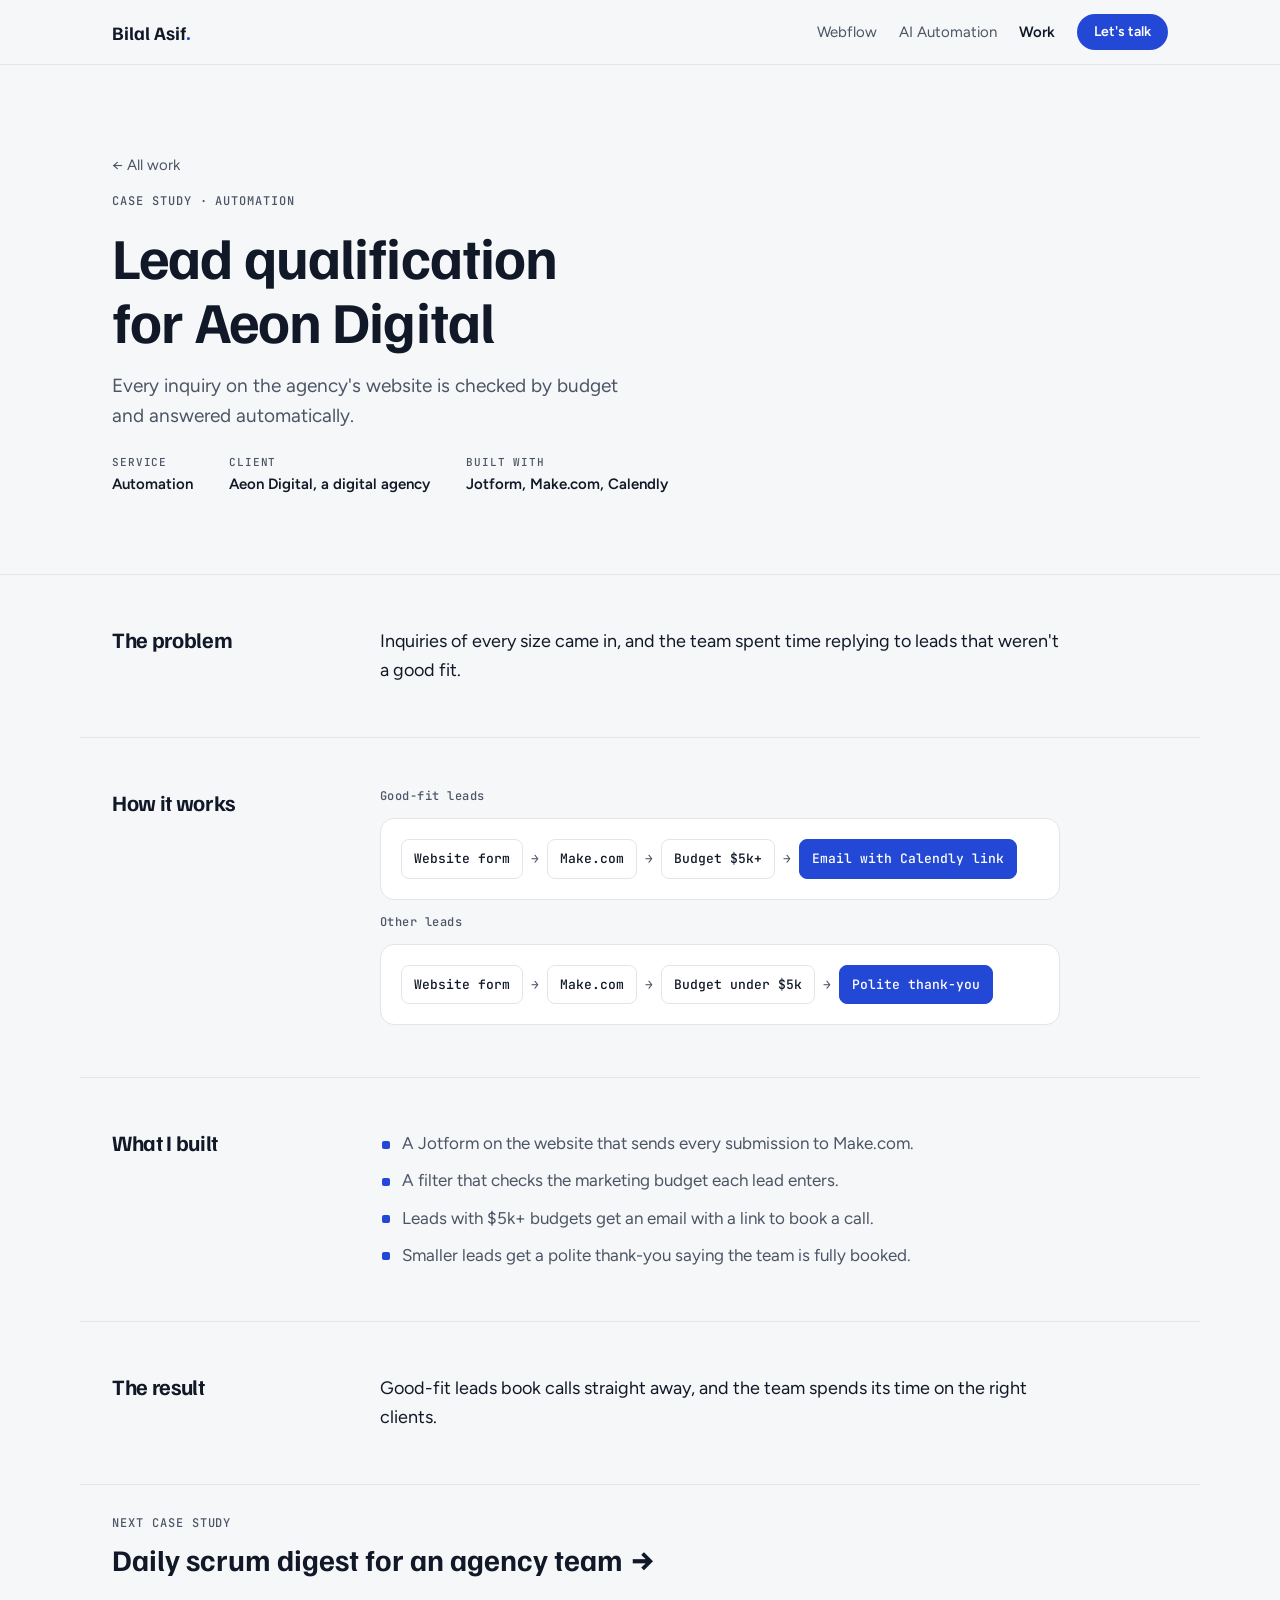
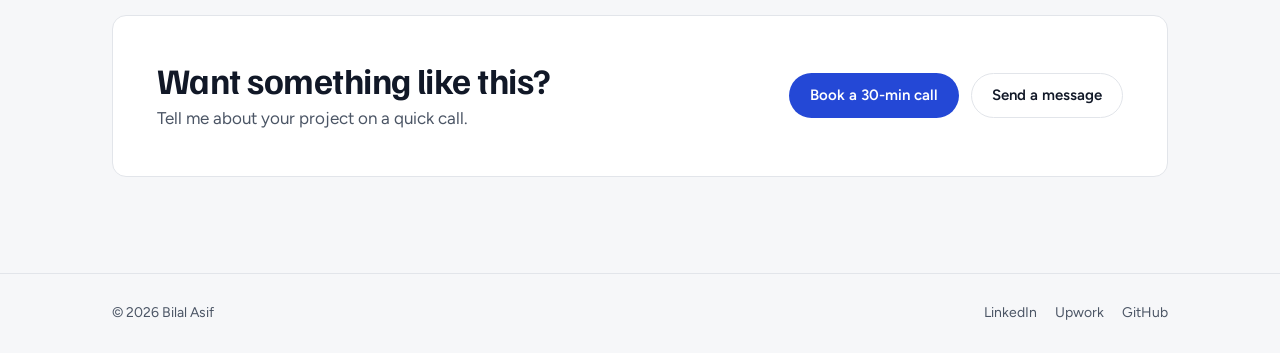
<file: case-lead-qualification.html>
<!doctype html>
<html lang="en">
<head>
<meta charset="utf-8">
<meta name="viewport" content="width=device-width, initial-scale=1, viewport-fit=cover">
<title>Lead qualification for Aeon Digital · Bilal Asif</title>
<meta name="description" content="Every inquiry on the agency's website is checked by budget and answered automatically.">
<link rel="preconnect" href="https://fonts.googleapis.com">
<link rel="preconnect" href="https://fonts.gstatic.com" crossorigin>
<link rel="stylesheet" href="https://fonts.googleapis.com/css2?family=Familjen+Grotesk:wght@500;600;700&family=Figtree:wght@400;500;600&family=JetBrains+Mono:wght@400;500&display=swap">
<link rel="stylesheet" href="styles.css">
</head>
<body>
<header class="nav">
  <div class="wrap nav-row">
    <a class="brand" href="index.html">Bilal Asif<span>.</span></a>
    <nav class="nav-links" aria-label="Main">
      <a href="webflow.html">Webflow</a>
      <a href="automation.html">AI Automation</a>
      <a href="work.html" aria-current="page">Work</a>
      <a class="btn btn-primary" href="https://calendar.app.google/65XUmDzd4VcXDj1s9" target="_blank" rel="noopener">Let's talk</a>
    </nav>
  </div>
</header>

<main>
  <div class="page-hero">
    <div class="wrap">
      <a class="back" href="work.html">← All work</a>
      <span class="eyebrow">Case study · Automation</span>
      <h1>Lead qualification for Aeon Digital</h1>
      <p>Every inquiry on the agency's website is checked by budget and answered automatically.</p>
      <dl class="case-meta"><div><dt>Service</dt><dd>Automation</dd></div><div><dt>Client</dt><dd>Aeon Digital, a digital agency</dd></div><div><dt>Built with</dt><dd>Jotform, Make.com, Calendly</dd></div></dl>
      <div class="ctas"></div>
    </div>
  </div>
  
  <div class="wrap case-sec"><h2>The problem</h2><div class="content"><p>Inquiries of every size came in, and the team spent time replying to leads that weren't a good fit.</p></div></div><div class="wrap case-sec"><h2>How it works</h2><div class="content"><span class="flow-label">Good-fit leads</span><div class="flow big"><span class="node">Website form</span><span class="arrow" aria-hidden="true">→</span><span class="node">Make.com</span><span class="arrow" aria-hidden="true">→</span><span class="node">Budget $5k+</span><span class="arrow" aria-hidden="true">→</span><span class="node end">Email with Calendly link</span></div><span class="flow-label">Other leads</span><div class="flow big"><span class="node">Website form</span><span class="arrow" aria-hidden="true">→</span><span class="node">Make.com</span><span class="arrow" aria-hidden="true">→</span><span class="node">Budget under $5k</span><span class="arrow" aria-hidden="true">→</span><span class="node end">Polite thank-you</span></div></div></div><div class="wrap case-sec"><h2>What I built</h2><div class="content"><ul class="bullets"><li>A Jotform on the website that sends every submission to Make.com.</li><li>A filter that checks the marketing budget each lead enters.</li><li>Leads with $5k+ budgets get an email with a link to book a call.</li><li>Smaller leads get a polite thank-you saying the team is fully booked.</li></ul></div></div><div class="wrap case-sec"><h2>The result</h2><div class="content"><p>Good-fit leads book calls straight away, and the team spends its time on the right clients.</p></div></div>
  <div class="wrap"><a class="next-case" href="case-scrum-digest.html"><span class="eyebrow">Next case study</span><b>Daily scrum digest for an agency team →</b></a></div>
  <section style="padding-top:0">
    <div class="wrap">
      <div class="cta-band">
        <div><h2>Want something like this?</h2><p>Tell me about your project on a quick call.</p></div>
        <div class="ctas">
          <a class="btn btn-primary" href="https://calendar.app.google/65XUmDzd4VcXDj1s9" target="_blank" rel="noopener">Book a 30-min call</a>
          <a class="btn btn-ghost" href="index.html#contact">Send a message</a>
        </div>
      </div>
    </div>
  </section>

</main>

<footer>
  <div class="wrap foot">
    <span>© 2026 Bilal Asif</span>
    <nav aria-label="Elsewhere">
      <a href="https://www.linkedin.com/in/hy-bilal/" target="_blank" rel="noopener">LinkedIn</a>
      <a href="https://www.upwork.com/freelancers/~016bfbf60147683d55" target="_blank" rel="noopener">Upwork</a>
      <a href="https://github.com/driodbilal" target="_blank" rel="noopener">GitHub</a>
    </nav>
  </div>
</footer>

</body>
</html>
</file>
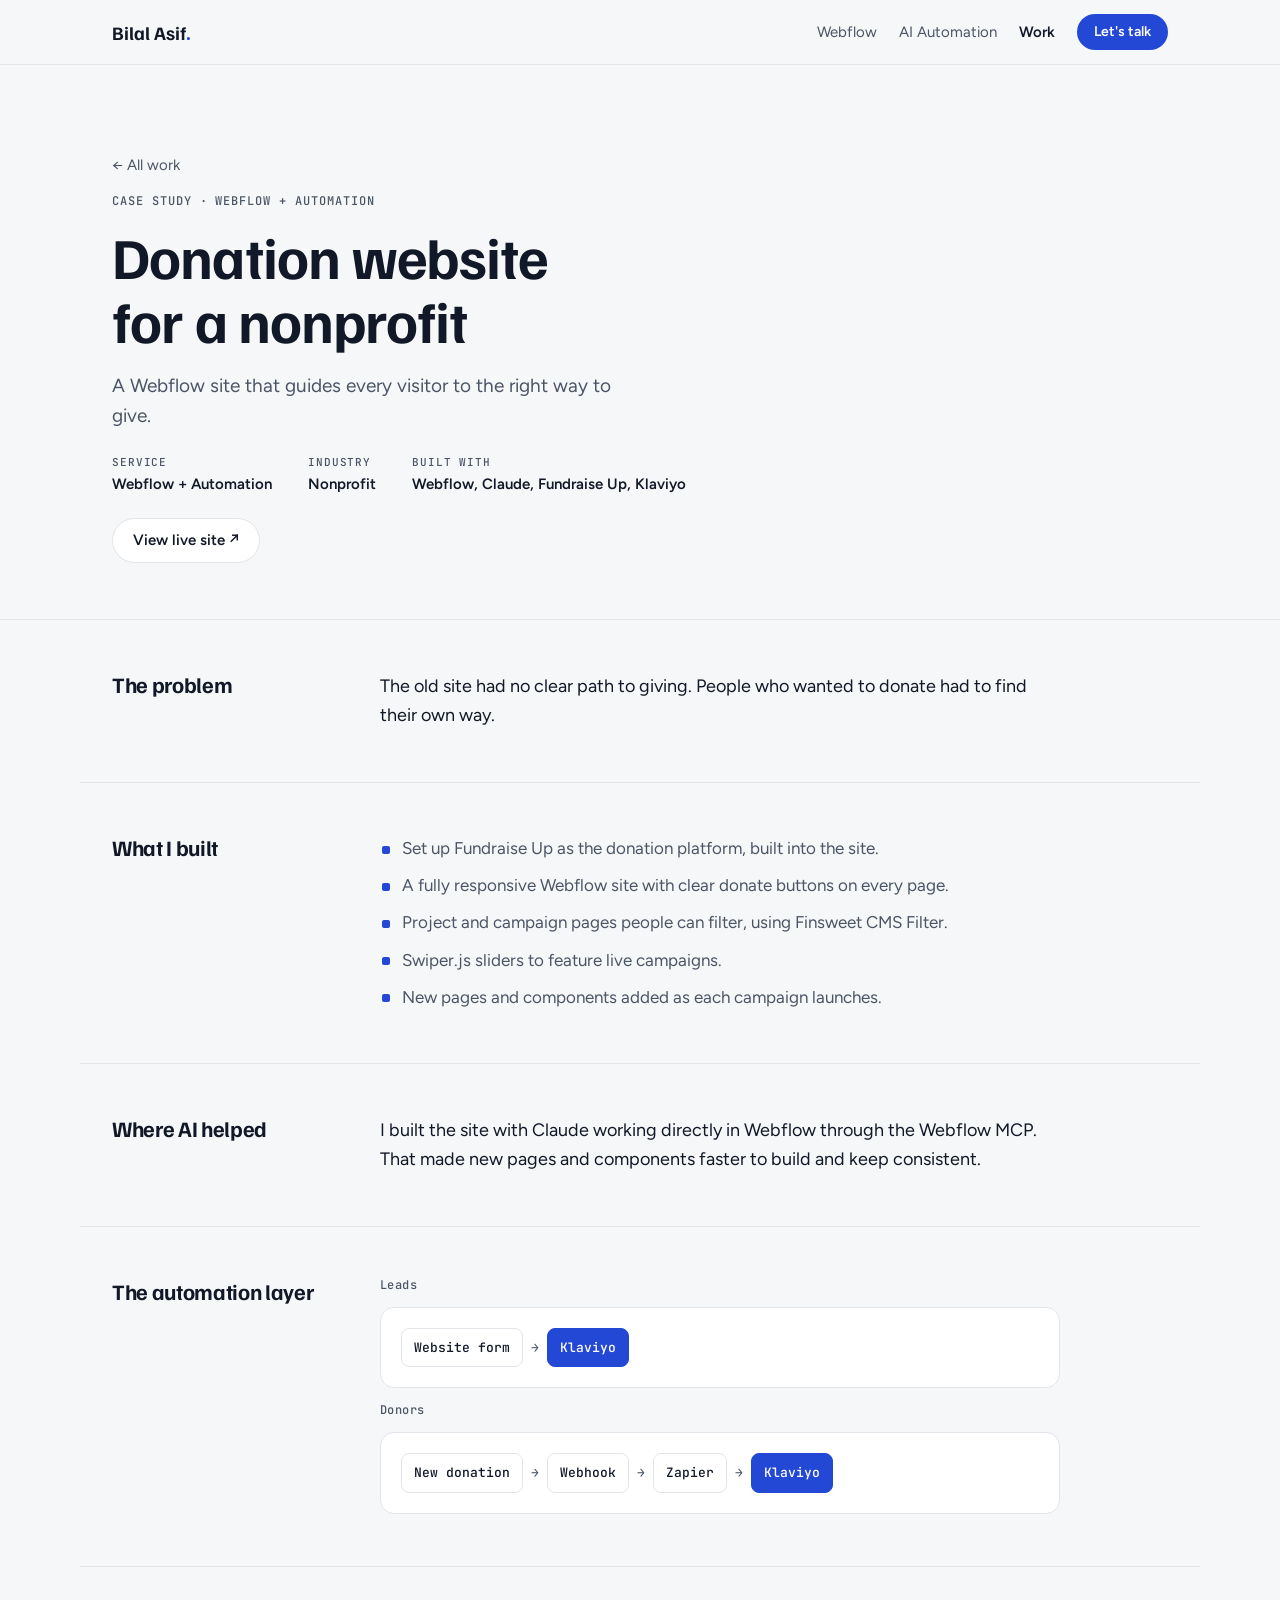
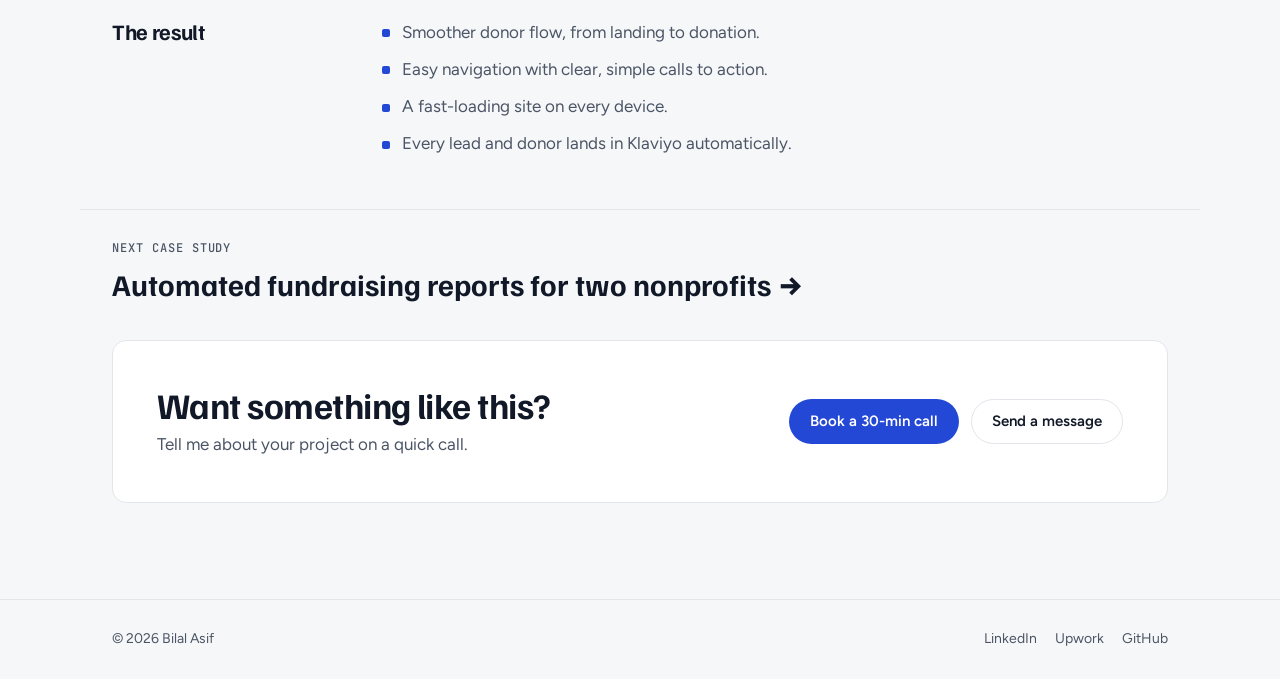
<file: case-nonprofit-website.html>
<!doctype html>
<html lang="en">
<head>
<meta charset="utf-8">
<meta name="viewport" content="width=device-width, initial-scale=1, viewport-fit=cover">
<title>Donation website for a nonprofit · Bilal Asif</title>
<meta name="description" content="A Webflow site that guides every visitor to the right way to give.">
<link rel="preconnect" href="https://fonts.googleapis.com">
<link rel="preconnect" href="https://fonts.gstatic.com" crossorigin>
<link rel="stylesheet" href="https://fonts.googleapis.com/css2?family=Familjen+Grotesk:wght@500;600;700&family=Figtree:wght@400;500;600&family=JetBrains+Mono:wght@400;500&display=swap">
<link rel="stylesheet" href="styles.css">
</head>
<body>
<header class="nav">
  <div class="wrap nav-row">
    <a class="brand" href="index.html">Bilal Asif<span>.</span></a>
    <nav class="nav-links" aria-label="Main">
      <a href="webflow.html">Webflow</a>
      <a href="automation.html">AI Automation</a>
      <a href="work.html" aria-current="page">Work</a>
      <a class="btn btn-primary" href="https://calendar.app.google/65XUmDzd4VcXDj1s9" target="_blank" rel="noopener">Let's talk</a>
    </nav>
  </div>
</header>

<main>
  <div class="page-hero">
    <div class="wrap">
      <a class="back" href="work.html">← All work</a>
      <span class="eyebrow">Case study · Webflow + Automation</span>
      <h1>Donation website for a nonprofit</h1>
      <p>A Webflow site that guides every visitor to the right way to give.</p>
      <dl class="case-meta"><div><dt>Service</dt><dd>Webflow + Automation</dd></div><div><dt>Industry</dt><dd>Nonprofit</dd></div><div><dt>Built with</dt><dd>Webflow, Claude, Fundraise Up, Klaviyo</dd></div></dl>
      <div class="ctas"><a class="btn btn-ghost" href="https://africarelief.org/" target="_blank" rel="noopener">View live site ↗</a></div>
    </div>
  </div>
  
  <div class="wrap case-sec"><h2>The problem</h2><div class="content"><p>The old site had no clear path to giving. People who wanted to donate had to find their own way.</p></div></div><div class="wrap case-sec"><h2>What I built</h2><div class="content"><ul class="bullets"><li>Set up Fundraise Up as the donation platform, built into the site.</li><li>A fully responsive Webflow site with clear donate buttons on every page.</li><li>Project and campaign pages people can filter, using Finsweet CMS Filter.</li><li>Swiper.js sliders to feature live campaigns.</li><li>New pages and components added as each campaign launches.</li></ul></div></div><div class="wrap case-sec"><h2>Where AI helped</h2><div class="content"><p>I built the site with Claude working directly in Webflow through the Webflow MCP. That made new pages and components faster to build and keep consistent.</p></div></div><div class="wrap case-sec"><h2>The automation layer</h2><div class="content"><span class="flow-label">Leads</span><div class="flow big"><span class="node">Website form</span><span class="arrow" aria-hidden="true">→</span><span class="node end">Klaviyo</span></div><span class="flow-label">Donors</span><div class="flow big"><span class="node">New donation</span><span class="arrow" aria-hidden="true">→</span><span class="node">Webhook</span><span class="arrow" aria-hidden="true">→</span><span class="node">Zapier</span><span class="arrow" aria-hidden="true">→</span><span class="node end">Klaviyo</span></div></div></div><div class="wrap case-sec"><h2>The result</h2><div class="content"><ul class="bullets"><li>Smoother donor flow, from landing to donation.</li><li>Easy navigation with clear, simple calls to action.</li><li>A fast-loading site on every device.</li><li>Every lead and donor lands in Klaviyo automatically.</li></ul></div></div>
  <div class="wrap"><a class="next-case" href="case-fundraising-reports.html"><span class="eyebrow">Next case study</span><b>Automated fundraising reports for two nonprofits →</b></a></div>
  <section style="padding-top:0">
    <div class="wrap">
      <div class="cta-band">
        <div><h2>Want something like this?</h2><p>Tell me about your project on a quick call.</p></div>
        <div class="ctas">
          <a class="btn btn-primary" href="https://calendar.app.google/65XUmDzd4VcXDj1s9" target="_blank" rel="noopener">Book a 30-min call</a>
          <a class="btn btn-ghost" href="index.html#contact">Send a message</a>
        </div>
      </div>
    </div>
  </section>

</main>

<footer>
  <div class="wrap foot">
    <span>© 2026 Bilal Asif</span>
    <nav aria-label="Elsewhere">
      <a href="https://www.linkedin.com/in/hy-bilal/" target="_blank" rel="noopener">LinkedIn</a>
      <a href="https://www.upwork.com/freelancers/~016bfbf60147683d55" target="_blank" rel="noopener">Upwork</a>
      <a href="https://github.com/driodbilal" target="_blank" rel="noopener">GitHub</a>
    </nav>
  </div>
</footer>

</body>
</html>
</file>
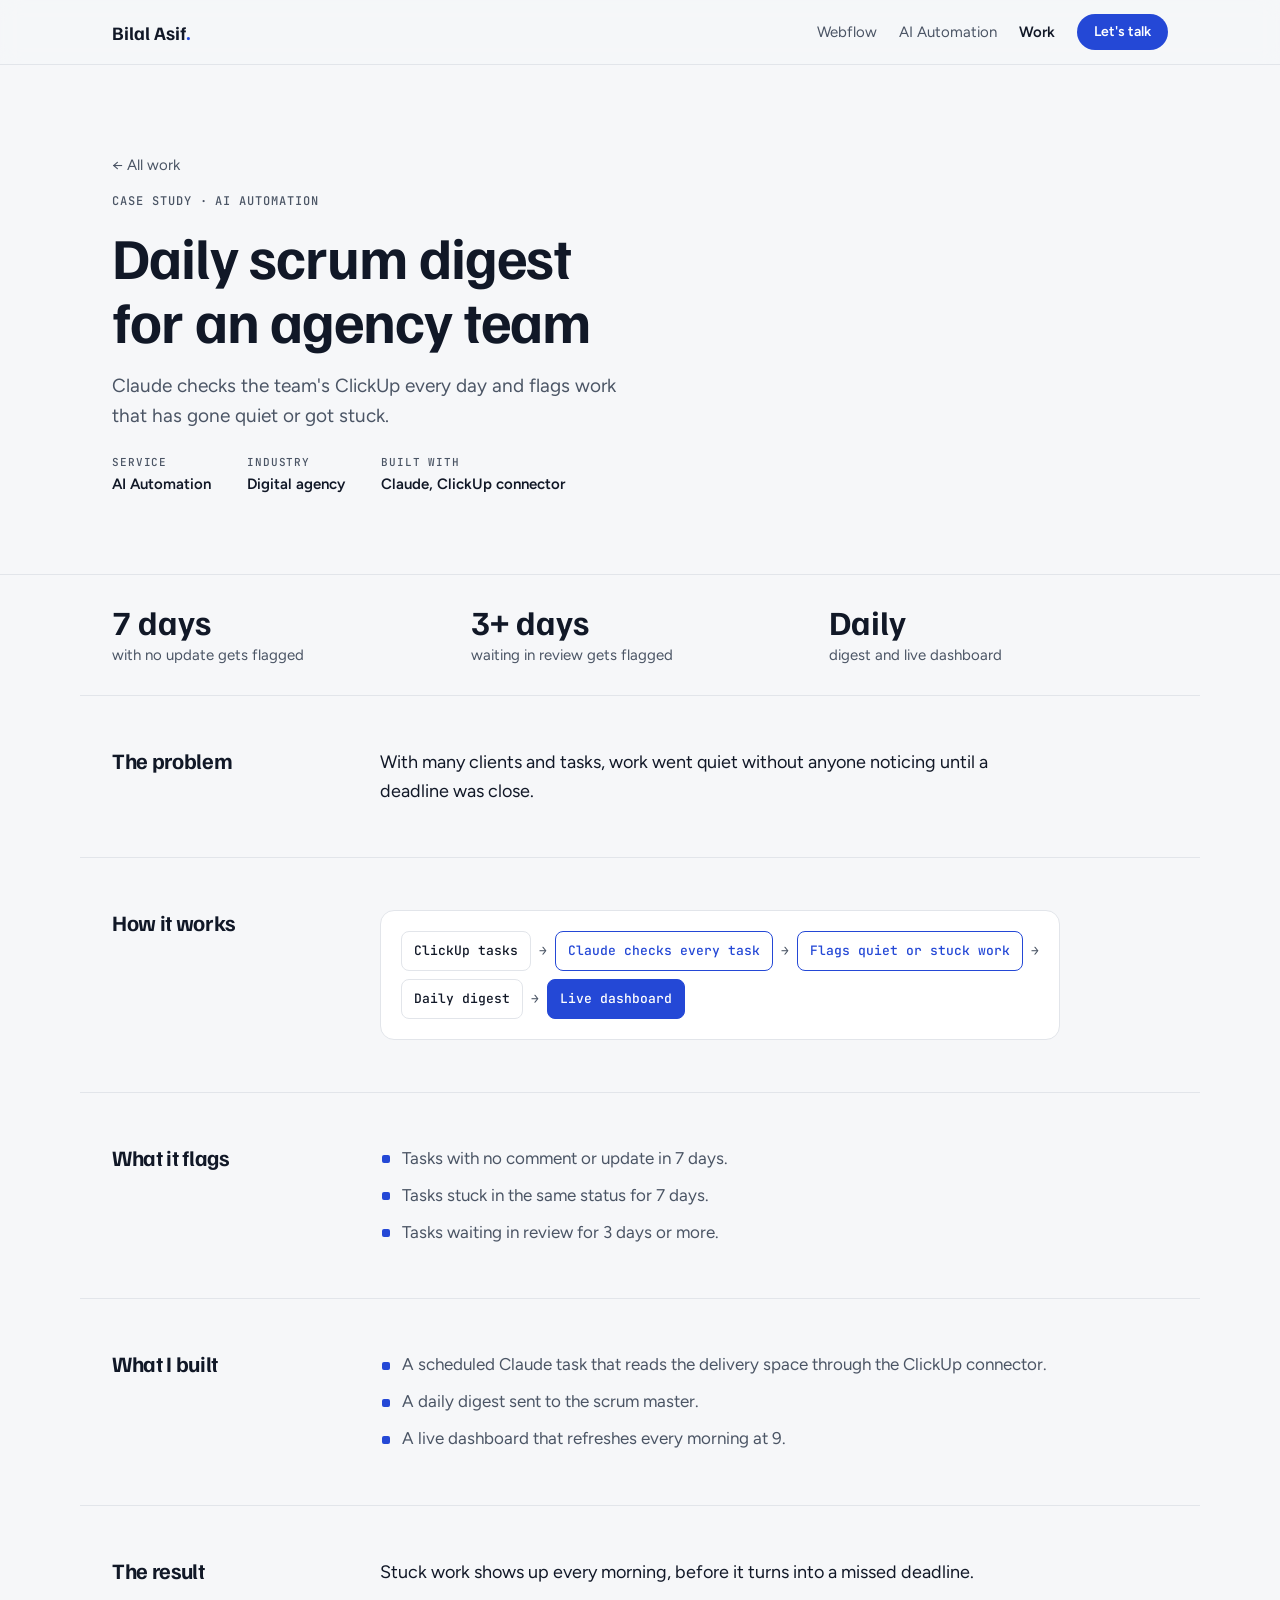
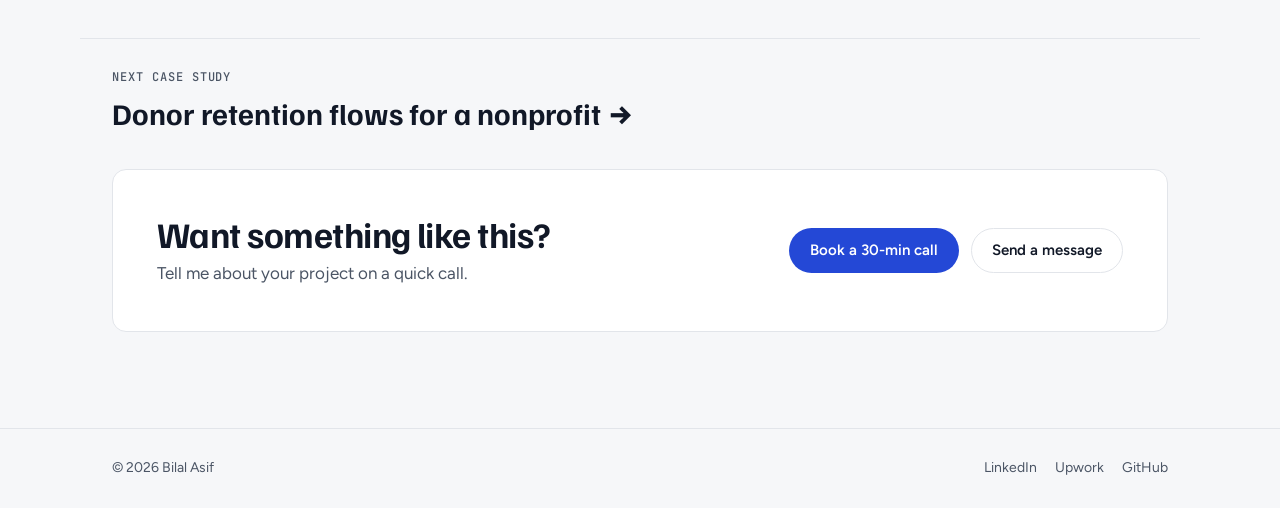
<file: case-scrum-digest.html>
<!doctype html>
<html lang="en">
<head>
<meta charset="utf-8">
<meta name="viewport" content="width=device-width, initial-scale=1, viewport-fit=cover">
<title>Daily scrum digest for an agency team · Bilal Asif</title>
<meta name="description" content="Claude checks the team's ClickUp every day and flags work that has gone quiet or got stuck.">
<link rel="preconnect" href="https://fonts.googleapis.com">
<link rel="preconnect" href="https://fonts.gstatic.com" crossorigin>
<link rel="stylesheet" href="https://fonts.googleapis.com/css2?family=Familjen+Grotesk:wght@500;600;700&family=Figtree:wght@400;500;600&family=JetBrains+Mono:wght@400;500&display=swap">
<link rel="stylesheet" href="styles.css">
</head>
<body>
<header class="nav">
  <div class="wrap nav-row">
    <a class="brand" href="index.html">Bilal Asif<span>.</span></a>
    <nav class="nav-links" aria-label="Main">
      <a href="webflow.html">Webflow</a>
      <a href="automation.html">AI Automation</a>
      <a href="work.html" aria-current="page">Work</a>
      <a class="btn btn-primary" href="https://calendar.app.google/65XUmDzd4VcXDj1s9" target="_blank" rel="noopener">Let's talk</a>
    </nav>
  </div>
</header>

<main>
  <div class="page-hero">
    <div class="wrap">
      <a class="back" href="work.html">← All work</a>
      <span class="eyebrow">Case study · AI Automation</span>
      <h1>Daily scrum digest for an agency team</h1>
      <p>Claude checks the team's ClickUp every day and flags work that has gone quiet or got stuck.</p>
      <dl class="case-meta"><div><dt>Service</dt><dd>AI Automation</dd></div><div><dt>Industry</dt><dd>Digital agency</dd></div><div><dt>Built with</dt><dd>Claude, ClickUp connector</dd></div></dl>
      <div class="ctas"></div>
    </div>
  </div>
  <div class="wrap case-stats"><div><strong>7 days</strong><span>with no update gets flagged</span></div><div><strong>3+ days</strong><span>waiting in review gets flagged</span></div><div><strong>Daily</strong><span>digest and live dashboard</span></div></div>
  <div class="wrap case-sec"><h2>The problem</h2><div class="content"><p>With many clients and tasks, work went quiet without anyone noticing until a deadline was close.</p></div></div><div class="wrap case-sec"><h2>How it works</h2><div class="content"><div class="flow big"><span class="node">ClickUp tasks</span><span class="arrow" aria-hidden="true">→</span><span class="node ai">Claude checks every task</span><span class="arrow" aria-hidden="true">→</span><span class="node ai">Flags quiet or stuck work</span><span class="arrow" aria-hidden="true">→</span><span class="node">Daily digest</span><span class="arrow" aria-hidden="true">→</span><span class="node end">Live dashboard</span></div></div></div><div class="wrap case-sec"><h2>What it flags</h2><div class="content"><ul class="bullets"><li>Tasks with no comment or update in 7 days.</li><li>Tasks stuck in the same status for 7 days.</li><li>Tasks waiting in review for 3 days or more.</li></ul></div></div><div class="wrap case-sec"><h2>What I built</h2><div class="content"><ul class="bullets"><li>A scheduled Claude task that reads the delivery space through the ClickUp connector.</li><li>A daily digest sent to the scrum master.</li><li>A live dashboard that refreshes every morning at 9.</li></ul></div></div><div class="wrap case-sec"><h2>The result</h2><div class="content"><p>Stuck work shows up every morning, before it turns into a missed deadline.</p></div></div>
  <div class="wrap"><a class="next-case" href="case-donor-retention.html"><span class="eyebrow">Next case study</span><b>Donor retention flows for a nonprofit →</b></a></div>
  <section style="padding-top:0">
    <div class="wrap">
      <div class="cta-band">
        <div><h2>Want something like this?</h2><p>Tell me about your project on a quick call.</p></div>
        <div class="ctas">
          <a class="btn btn-primary" href="https://calendar.app.google/65XUmDzd4VcXDj1s9" target="_blank" rel="noopener">Book a 30-min call</a>
          <a class="btn btn-ghost" href="index.html#contact">Send a message</a>
        </div>
      </div>
    </div>
  </section>

</main>

<footer>
  <div class="wrap foot">
    <span>© 2026 Bilal Asif</span>
    <nav aria-label="Elsewhere">
      <a href="https://www.linkedin.com/in/hy-bilal/" target="_blank" rel="noopener">LinkedIn</a>
      <a href="https://www.upwork.com/freelancers/~016bfbf60147683d55" target="_blank" rel="noopener">Upwork</a>
      <a href="https://github.com/driodbilal" target="_blank" rel="noopener">GitHub</a>
    </nav>
  </div>
</footer>

</body>
</html>
</file>
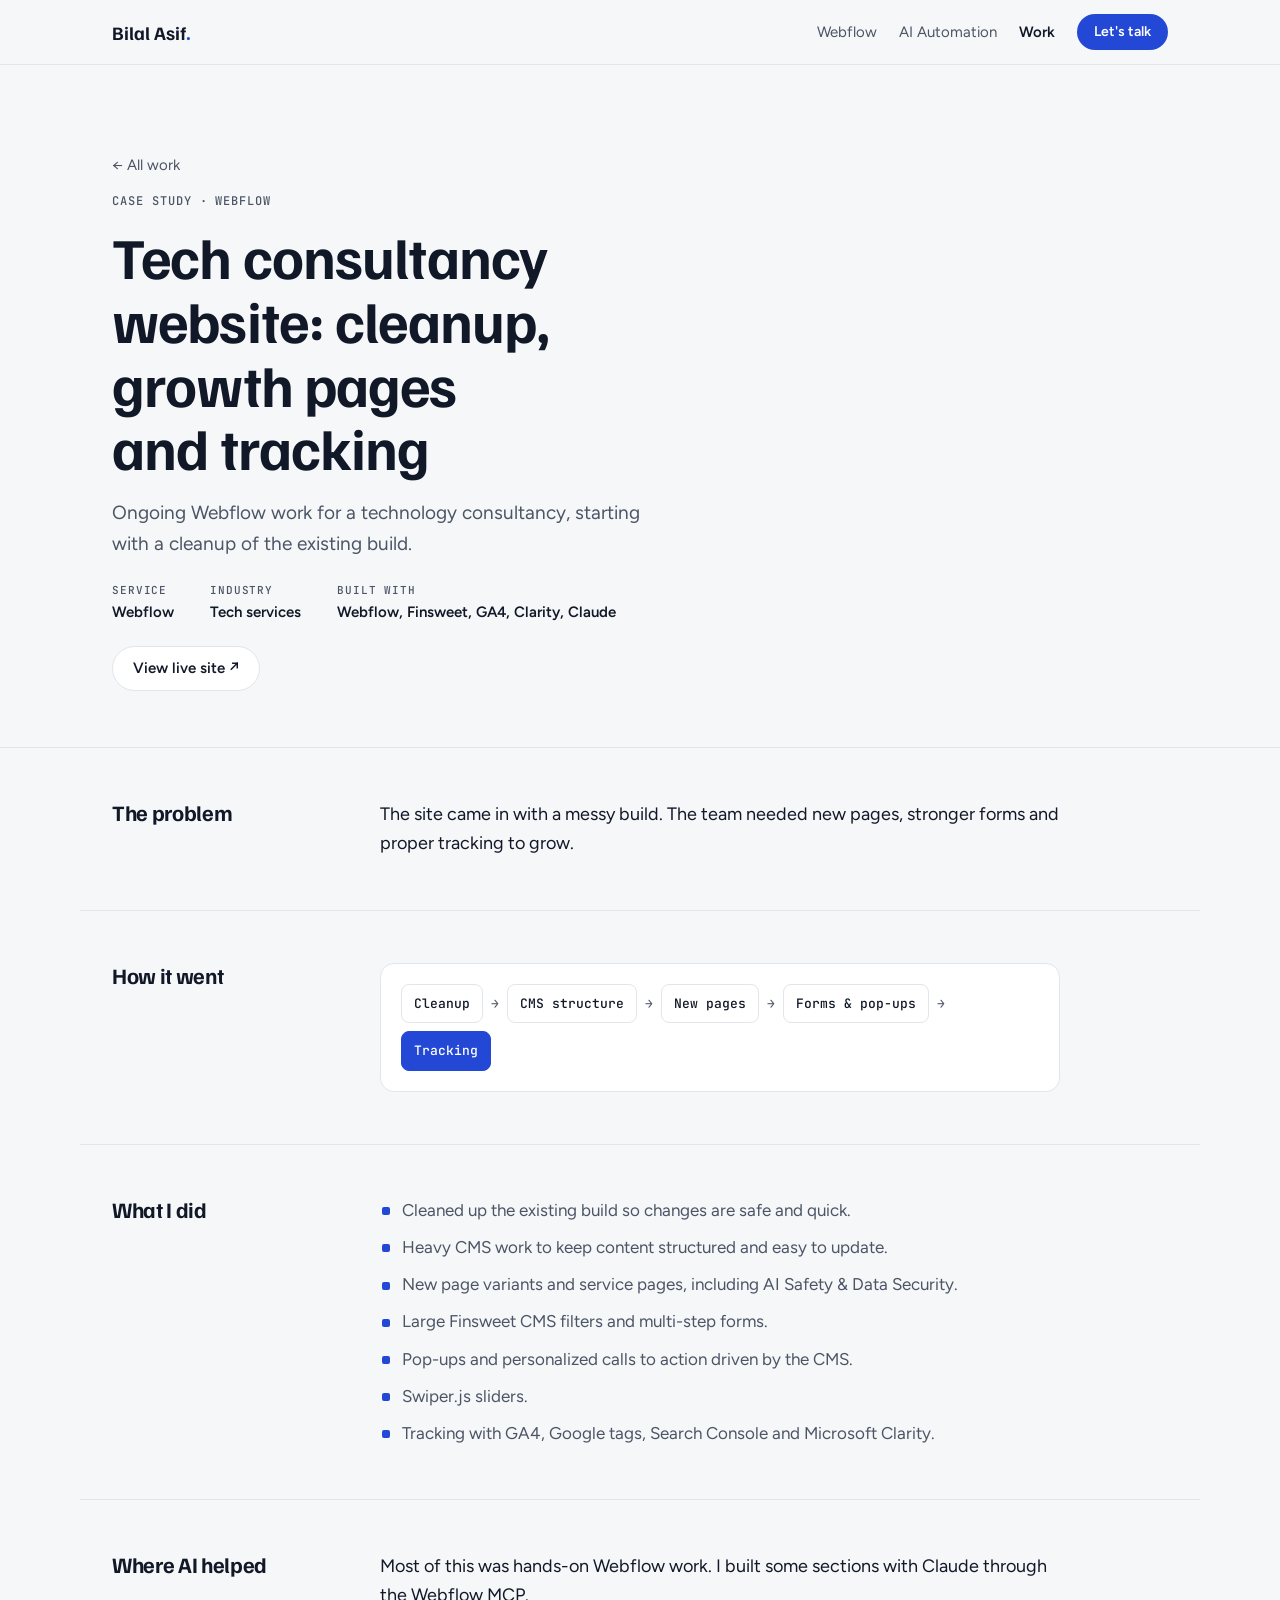
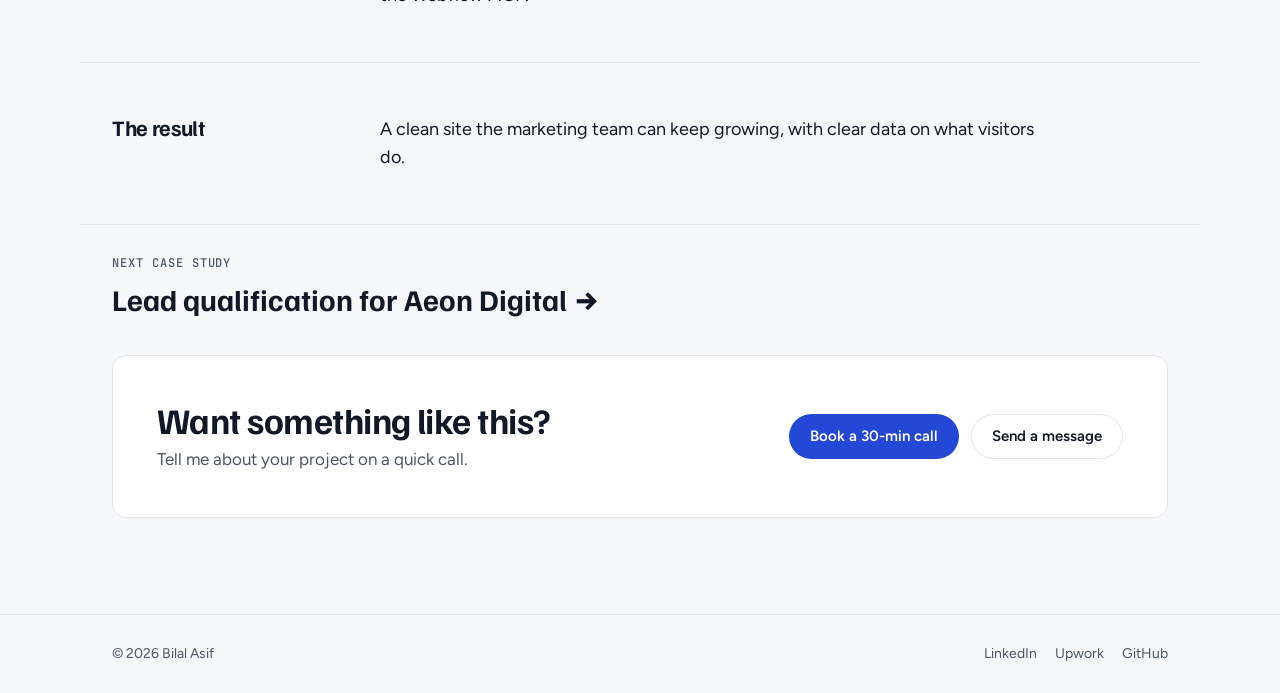
<file: case-tech-consultancy-website.html>
<!doctype html>
<html lang="en">
<head>
<meta charset="utf-8">
<meta name="viewport" content="width=device-width, initial-scale=1, viewport-fit=cover">
<title>Tech consultancy website: cleanup, growth pages and tracking · Bilal Asif</title>
<meta name="description" content="Ongoing Webflow work for a technology consultancy, starting with a cleanup of the existing build.">
<link rel="preconnect" href="https://fonts.googleapis.com">
<link rel="preconnect" href="https://fonts.gstatic.com" crossorigin>
<link rel="stylesheet" href="https://fonts.googleapis.com/css2?family=Familjen+Grotesk:wght@500;600;700&family=Figtree:wght@400;500;600&family=JetBrains+Mono:wght@400;500&display=swap">
<link rel="stylesheet" href="styles.css">
</head>
<body>
<header class="nav">
  <div class="wrap nav-row">
    <a class="brand" href="index.html">Bilal Asif<span>.</span></a>
    <nav class="nav-links" aria-label="Main">
      <a href="webflow.html">Webflow</a>
      <a href="automation.html">AI Automation</a>
      <a href="work.html" aria-current="page">Work</a>
      <a class="btn btn-primary" href="https://calendar.app.google/65XUmDzd4VcXDj1s9" target="_blank" rel="noopener">Let's talk</a>
    </nav>
  </div>
</header>

<main>
  <div class="page-hero">
    <div class="wrap">
      <a class="back" href="work.html">← All work</a>
      <span class="eyebrow">Case study · Webflow</span>
      <h1>Tech consultancy website: cleanup, growth pages and tracking</h1>
      <p>Ongoing Webflow work for a technology consultancy, starting with a cleanup of the existing build.</p>
      <dl class="case-meta"><div><dt>Service</dt><dd>Webflow</dd></div><div><dt>Industry</dt><dd>Tech services</dd></div><div><dt>Built with</dt><dd>Webflow, Finsweet, GA4, Clarity, Claude</dd></div></dl>
      <div class="ctas"><a class="btn btn-ghost" href="https://www.whizzbridge.com/" target="_blank" rel="noopener">View live site ↗</a></div>
    </div>
  </div>
  
  <div class="wrap case-sec"><h2>The problem</h2><div class="content"><p>The site came in with a messy build. The team needed new pages, stronger forms and proper tracking to grow.</p></div></div><div class="wrap case-sec"><h2>How it went</h2><div class="content"><div class="flow big"><span class="node">Cleanup</span><span class="arrow" aria-hidden="true">→</span><span class="node">CMS structure</span><span class="arrow" aria-hidden="true">→</span><span class="node">New pages</span><span class="arrow" aria-hidden="true">→</span><span class="node">Forms & pop-ups</span><span class="arrow" aria-hidden="true">→</span><span class="node end">Tracking</span></div></div></div><div class="wrap case-sec"><h2>What I did</h2><div class="content"><ul class="bullets"><li>Cleaned up the existing build so changes are safe and quick.</li><li>Heavy CMS work to keep content structured and easy to update.</li><li>New page variants and service pages, including AI Safety & Data Security.</li><li>Large Finsweet CMS filters and multi-step forms.</li><li>Pop-ups and personalized calls to action driven by the CMS.</li><li>Swiper.js sliders.</li><li>Tracking with GA4, Google tags, Search Console and Microsoft Clarity.</li></ul></div></div><div class="wrap case-sec"><h2>Where AI helped</h2><div class="content"><p>Most of this was hands-on Webflow work. I built some sections with Claude through the Webflow MCP.</p></div></div><div class="wrap case-sec"><h2>The result</h2><div class="content"><p>A clean site the marketing team can keep growing, with clear data on what visitors do.</p></div></div>
  <div class="wrap"><a class="next-case" href="case-lead-qualification.html"><span class="eyebrow">Next case study</span><b>Lead qualification for Aeon Digital →</b></a></div>
  <section style="padding-top:0">
    <div class="wrap">
      <div class="cta-band">
        <div><h2>Want something like this?</h2><p>Tell me about your project on a quick call.</p></div>
        <div class="ctas">
          <a class="btn btn-primary" href="https://calendar.app.google/65XUmDzd4VcXDj1s9" target="_blank" rel="noopener">Book a 30-min call</a>
          <a class="btn btn-ghost" href="index.html#contact">Send a message</a>
        </div>
      </div>
    </div>
  </section>

</main>

<footer>
  <div class="wrap foot">
    <span>© 2026 Bilal Asif</span>
    <nav aria-label="Elsewhere">
      <a href="https://www.linkedin.com/in/hy-bilal/" target="_blank" rel="noopener">LinkedIn</a>
      <a href="https://www.upwork.com/freelancers/~016bfbf60147683d55" target="_blank" rel="noopener">Upwork</a>
      <a href="https://github.com/driodbilal" target="_blank" rel="noopener">GitHub</a>
    </nav>
  </div>
</footer>

</body>
</html>
</file>
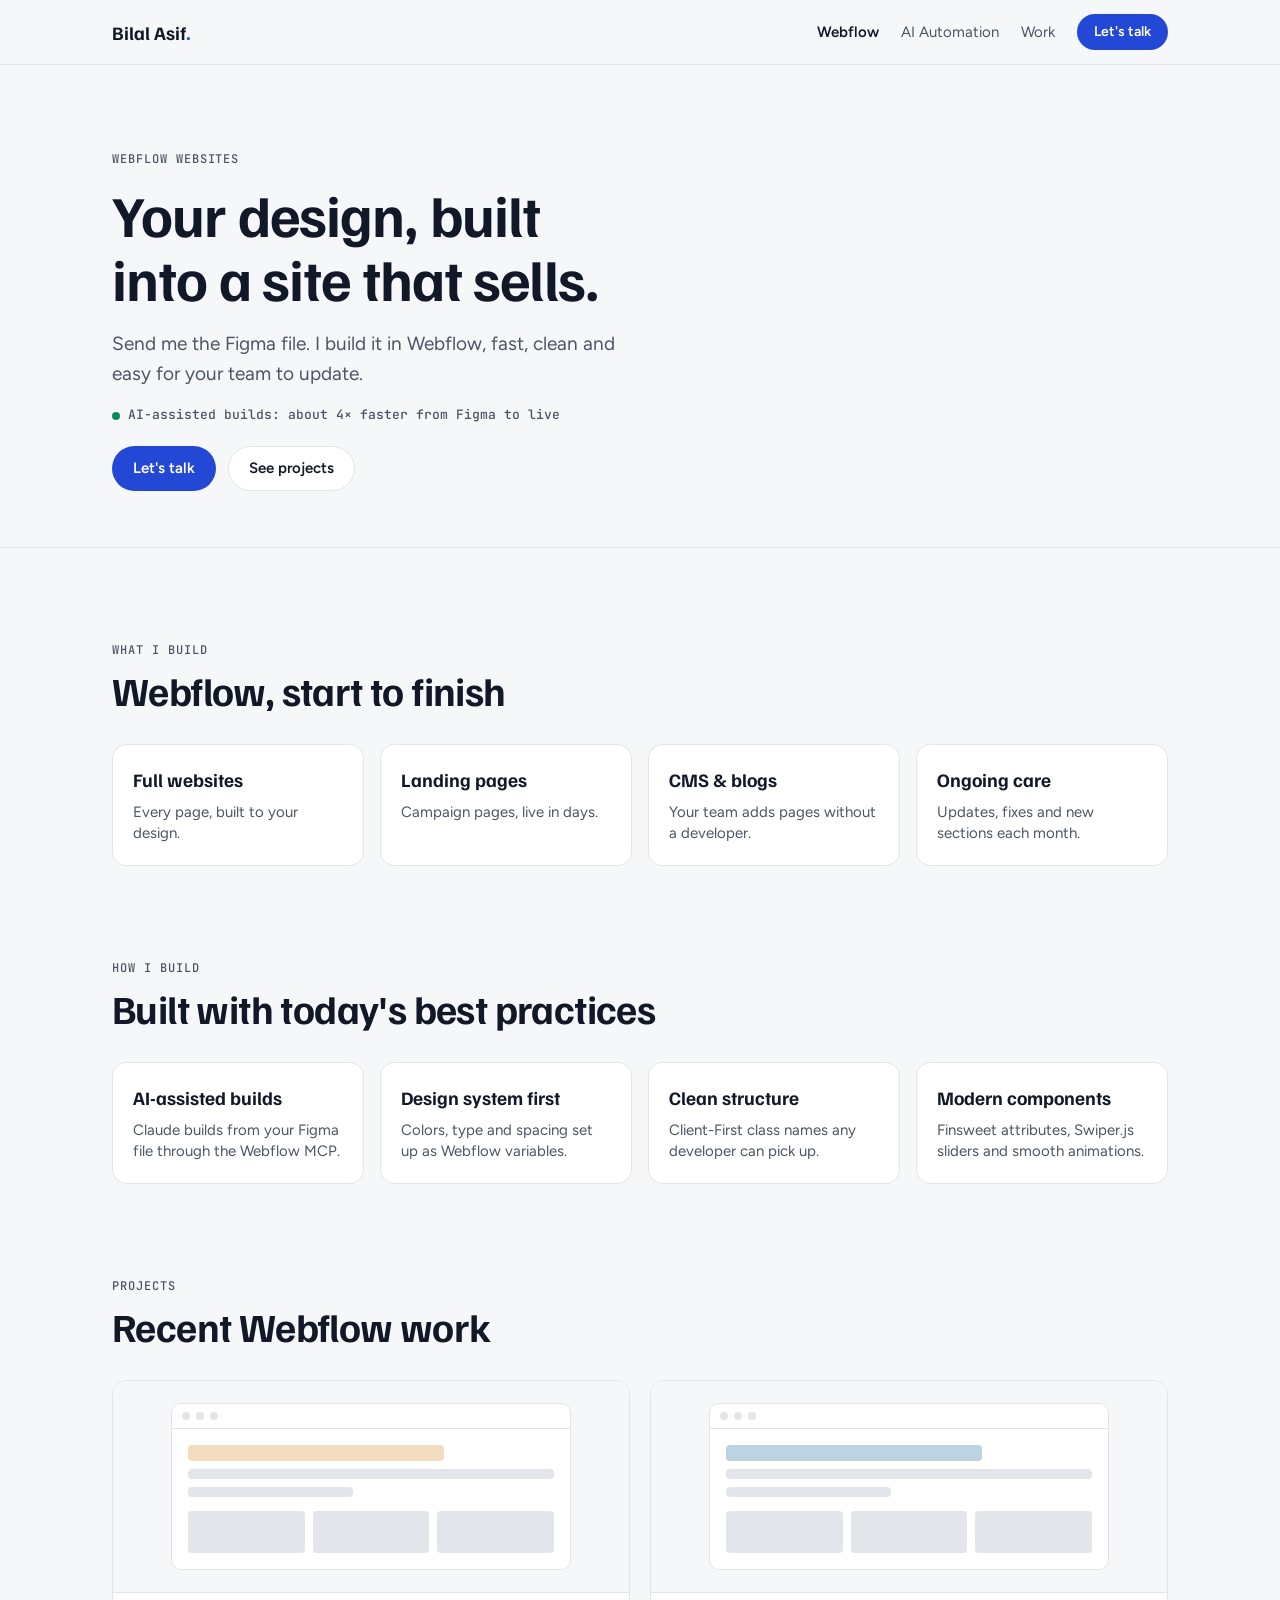
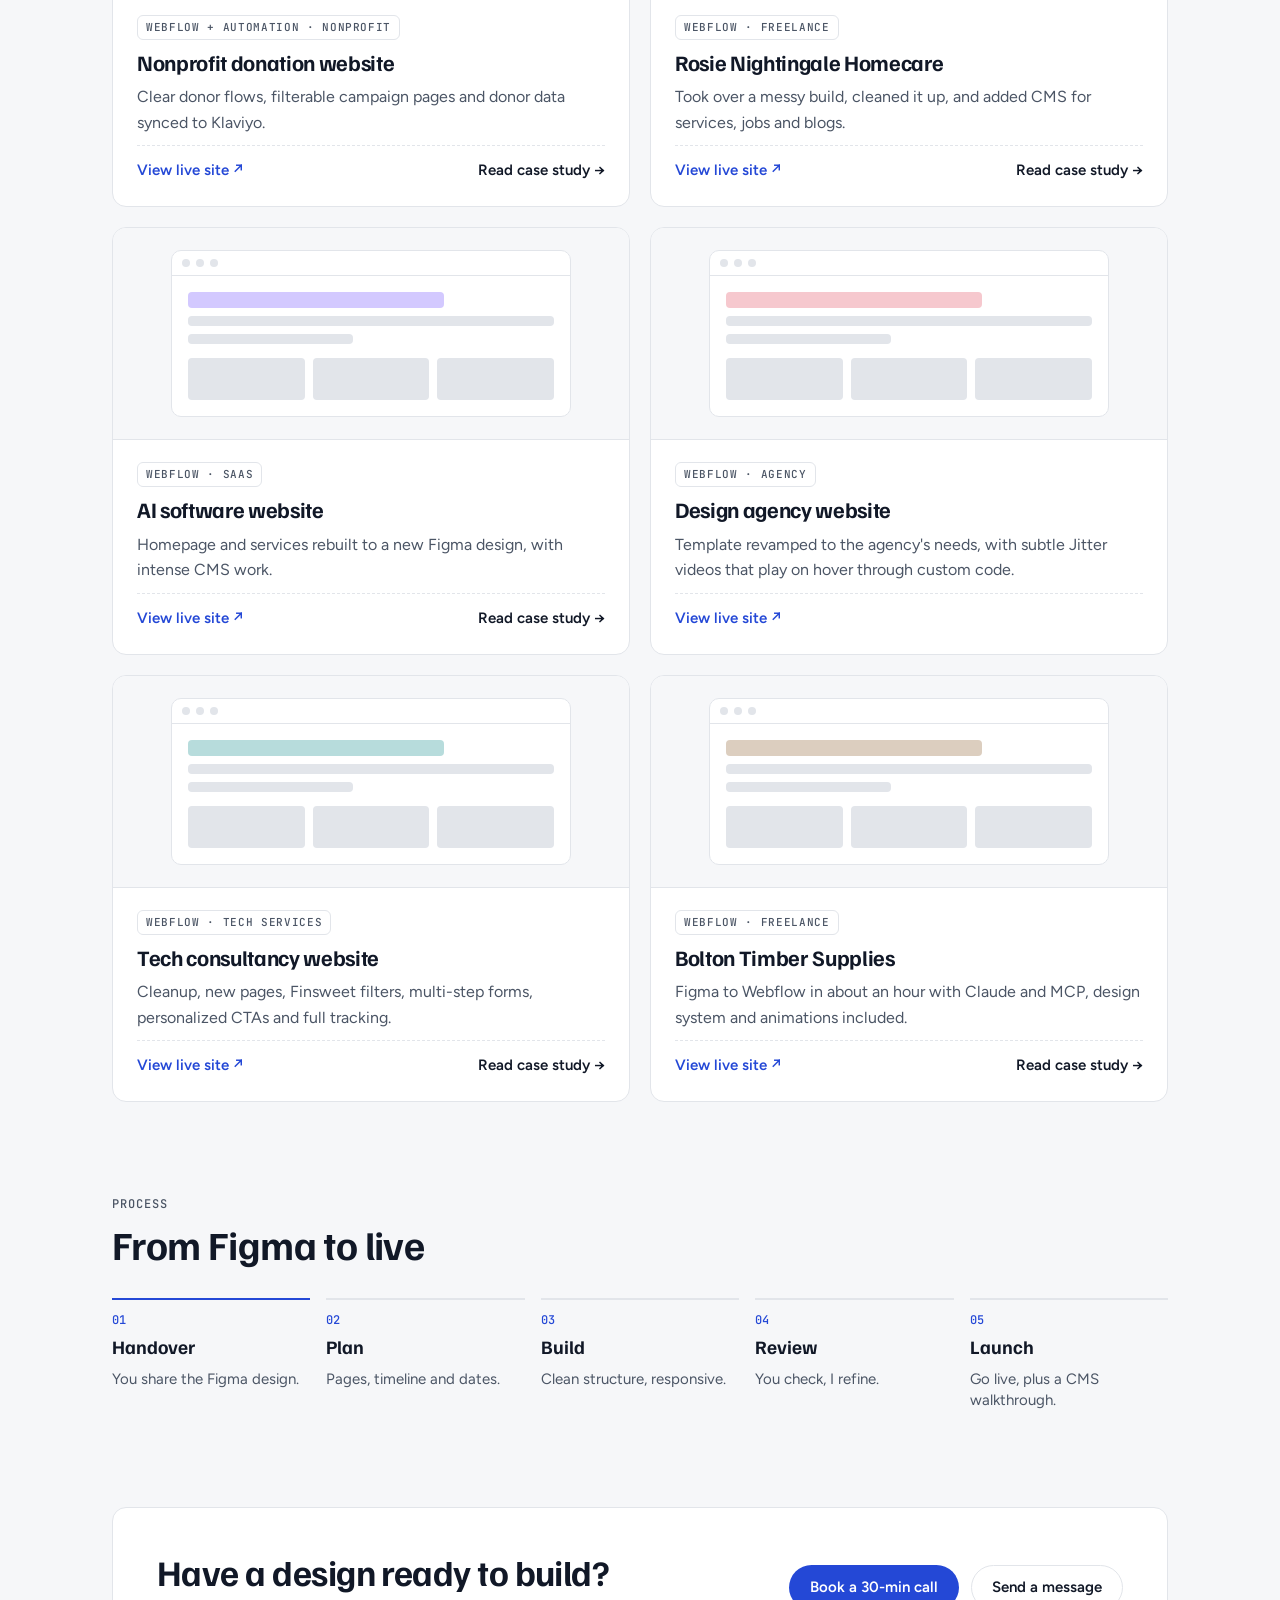
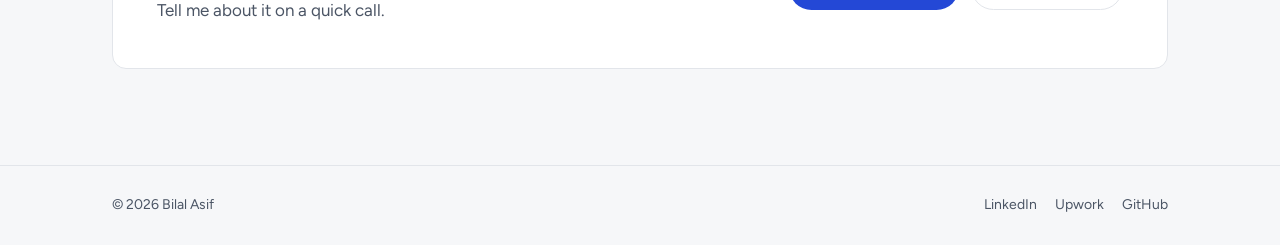
<file: webflow.html>
<!doctype html>
<html lang="en">
<head>
<meta charset="utf-8">
<meta name="viewport" content="width=device-width, initial-scale=1, viewport-fit=cover">
<title>Webflow Websites · Bilal Asif</title>
<meta name="description" content="Figma to Webflow builds, landing pages, CMS and ongoing care.">
<link rel="preconnect" href="https://fonts.googleapis.com">
<link rel="preconnect" href="https://fonts.gstatic.com" crossorigin>
<link rel="stylesheet" href="https://fonts.googleapis.com/css2?family=Familjen+Grotesk:wght@500;600;700&family=Figtree:wght@400;500;600&family=JetBrains+Mono:wght@400;500&display=swap">
<link rel="stylesheet" href="styles.css">
</head>
<body>
<header class="nav">
  <div class="wrap nav-row">
    <a class="brand" href="index.html">Bilal Asif<span>.</span></a>
    <nav class="nav-links" aria-label="Main">
      <a href="webflow.html" aria-current="page">Webflow</a>
      <a href="automation.html">AI Automation</a>
      <a href="work.html">Work</a>
      <a class="btn btn-primary" href="https://calendar.app.google/65XUmDzd4VcXDj1s9" target="_blank" rel="noopener">Let's talk</a>
    </nav>
  </div>
</header>

<main>
  <div class="page-hero">
    <div class="wrap">
      <span class="eyebrow">Webflow websites</span>
      <h1>Your design, built into a site that sells.</h1>
      <p>Send me the Figma file. I build it in Webflow, fast, clean and easy for your team to update.</p>
      <span class="status"><i></i>AI-assisted builds: about 4× faster from Figma to live</span>
      <div class="ctas">
        <a class="btn btn-primary" href="https://calendar.app.google/65XUmDzd4VcXDj1s9" target="_blank" rel="noopener">Let's talk</a>
        <a class="btn btn-ghost" href="#projects">See projects</a>
      </div>
    </div>
  </div>

  <section>
    <div class="wrap">
      <div class="sec-head"><span class="eyebrow">What I build</span><h2>Webflow, start to finish</h2></div>
      <div class="offer">
        <div><b>Full websites</b><span>Every page, built to your design.</span></div>
        <div><b>Landing pages</b><span>Campaign pages, live in days.</span></div>
        <div><b>CMS &amp; blogs</b><span>Your team adds pages without a developer.</span></div>
        <div><b>Ongoing care</b><span>Updates, fixes and new sections each month.</span></div>
      </div>
    </div>
  </section>

  <section style="padding-top:0">
    <div class="wrap">
      <div class="sec-head"><span class="eyebrow">How I build</span><h2>Built with today's best practices</h2></div>
      <div class="offer">
        <div><b>AI-assisted builds</b><span>Claude builds from your Figma file through the Webflow MCP.</span></div>
        <div><b>Design system first</b><span>Colors, type and spacing set up as Webflow variables.</span></div>
        <div><b>Clean structure</b><span>Client-First class names any developer can pick up.</span></div>
        <div><b>Modern components</b><span>Finsweet attributes, Swiper.js sliders and smooth animations.</span></div>
      </div>
    </div>
  </section>

  <section id="projects" style="padding-top:0">
    <div class="wrap">
      <div class="sec-head"><span class="eyebrow">Projects</span><h2>Recent Webflow work</h2></div>
      <div class="work" id="list"></div>
    </div>
  </section>

  <section style="padding-top:0">
    <div class="wrap">
      <div class="sec-head"><span class="eyebrow">Process</span><h2>From Figma to live</h2></div>
      <ol class="steps">
        <li><b>Handover</b><span>You share the Figma design.</span></li>
        <li><b>Plan</b><span>Pages, timeline and dates.</span></li>
        <li><b>Build</b><span>Clean structure, responsive.</span></li>
        <li><b>Review</b><span>You check, I refine.</span></li>
        <li><b>Launch</b><span>Go live, plus a CMS walkthrough.</span></li>
      </ol>
    </div>
  </section>

  <section style="padding-top:0">
    <div class="wrap">
      <div class="cta-band">
        <div><h2>Have a design ready to build?</h2><p>Tell me about it on a quick call.</p></div>
        <div class="ctas">
          <a class="btn btn-primary" href="https://calendar.app.google/65XUmDzd4VcXDj1s9" target="_blank" rel="noopener">Book a 30-min call</a>
          <a class="btn btn-ghost" href="index.html#contact">Send a message</a>
        </div>
      </div>
    </div>
  </section>

</main>

<footer>
  <div class="wrap foot">
    <span>© 2026 Bilal Asif</span>
    <nav aria-label="Elsewhere">
      <a href="https://www.linkedin.com/in/hy-bilal/" target="_blank" rel="noopener">LinkedIn</a>
      <a href="https://www.upwork.com/freelancers/~016bfbf60147683d55" target="_blank" rel="noopener">Upwork</a>
      <a href="https://github.com/driodbilal" target="_blank" rel="noopener">GitHub</a>
    </nav>
  </div>
</footer>

<script src="projects.js"></script>
<script>renderProjects(document.getElementById('list'), function (p) { return p.type === 'webflow'; });</script>
</body>
</html>
</file>
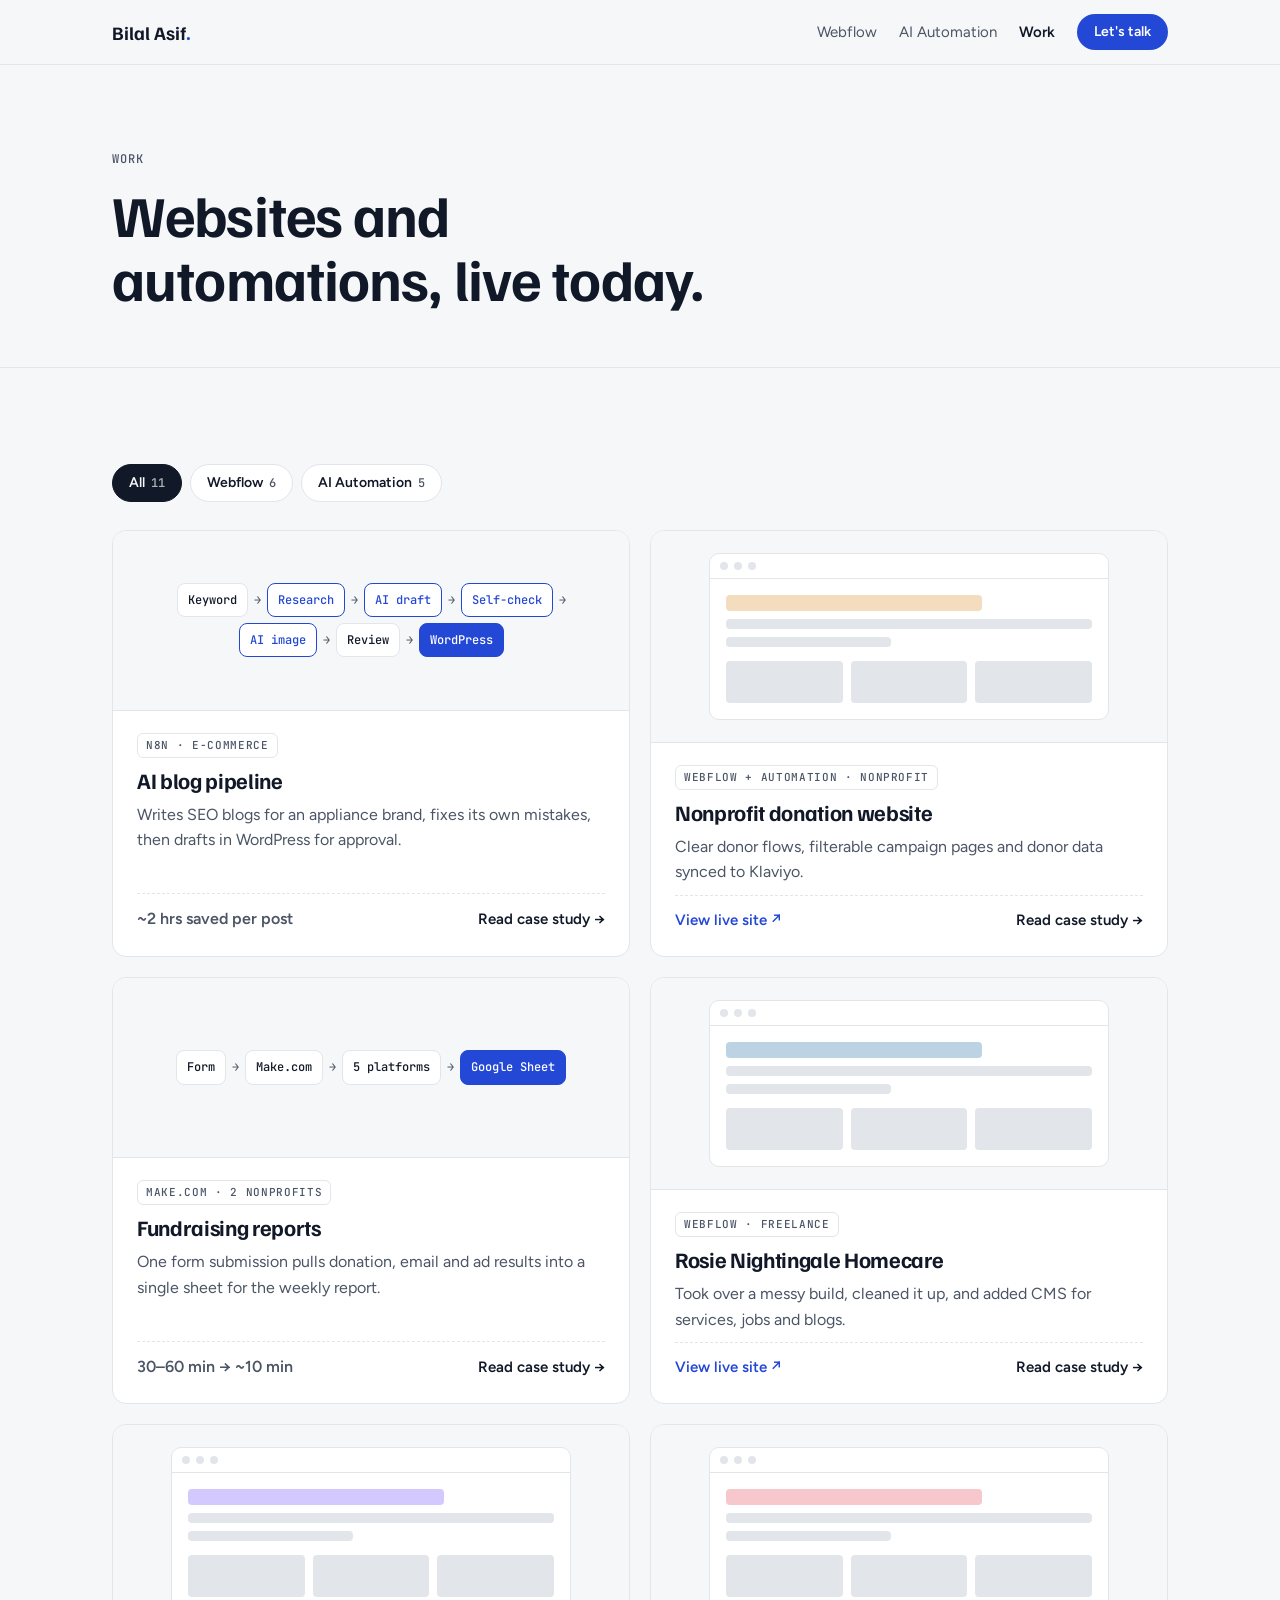
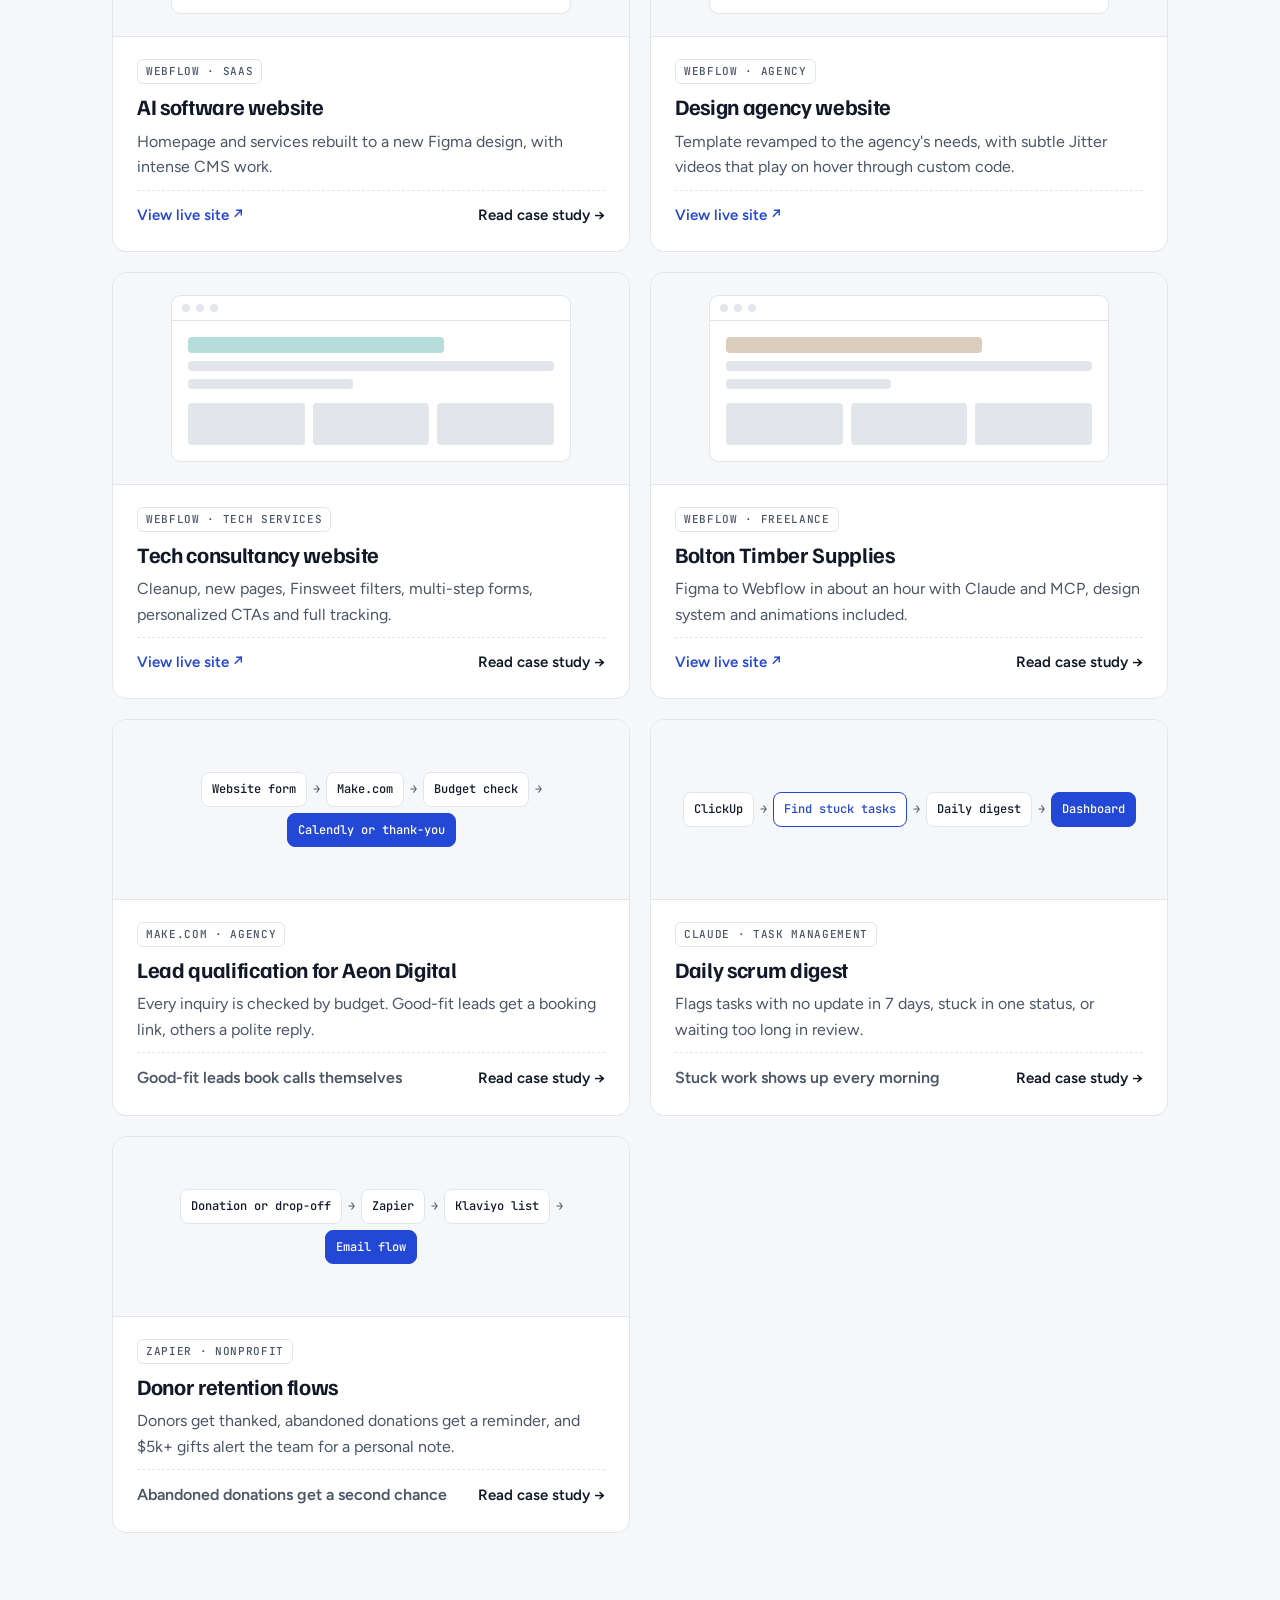
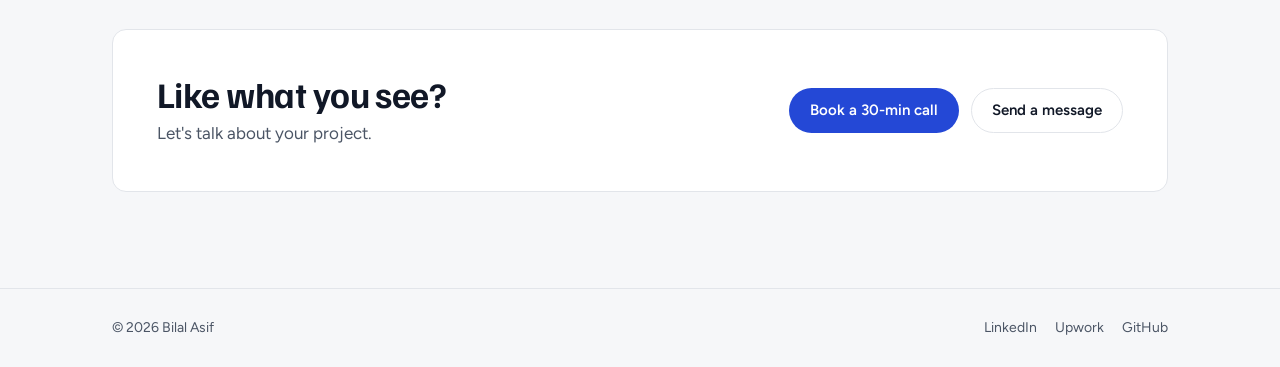
<file: work.html>
<!doctype html>
<html lang="en">
<head>
<meta charset="utf-8">
<meta name="viewport" content="width=device-width, initial-scale=1, viewport-fit=cover">
<title>Work · Bilal Asif</title>
<meta name="description" content="Webflow websites and AI automations by Bilal Asif.">
<link rel="preconnect" href="https://fonts.googleapis.com">
<link rel="preconnect" href="https://fonts.gstatic.com" crossorigin>
<link rel="stylesheet" href="https://fonts.googleapis.com/css2?family=Familjen+Grotesk:wght@500;600;700&family=Figtree:wght@400;500;600&family=JetBrains+Mono:wght@400;500&display=swap">
<link rel="stylesheet" href="styles.css">
</head>
<body>
<header class="nav">
  <div class="wrap nav-row">
    <a class="brand" href="index.html">Bilal Asif<span>.</span></a>
    <nav class="nav-links" aria-label="Main">
      <a href="webflow.html">Webflow</a>
      <a href="automation.html">AI Automation</a>
      <a href="work.html" aria-current="page">Work</a>
      <a class="btn btn-primary" href="https://calendar.app.google/65XUmDzd4VcXDj1s9" target="_blank" rel="noopener">Let's talk</a>
    </nav>
  </div>
</header>

<main>
  <div class="page-hero">
    <div class="wrap">
      <span class="eyebrow">Work</span>
      <h1>Websites and automations, live today.</h1>
    </div>
  </div>

  <section>
    <div class="wrap">
      <div class="filters" role="group" aria-label="Filter projects">
        <button type="button" data-filter="all" aria-pressed="true">All<span id="n-all"></span></button>
        <button type="button" data-filter="webflow" aria-pressed="false">Webflow<span id="n-webflow"></span></button>
        <button type="button" data-filter="automation" aria-pressed="false">AI Automation<span id="n-automation"></span></button>
      </div>
      <div class="work" id="list"></div>
    </div>
  </section>

  <section style="padding-top:0">
    <div class="wrap">
      <div class="cta-band">
        <div><h2>Like what you see?</h2><p>Let's talk about your project.</p></div>
        <div class="ctas">
          <a class="btn btn-primary" href="https://calendar.app.google/65XUmDzd4VcXDj1s9" target="_blank" rel="noopener">Book a 30-min call</a>
          <a class="btn btn-ghost" href="index.html#contact">Send a message</a>
        </div>
      </div>
    </div>
  </section>

</main>

<footer>
  <div class="wrap foot">
    <span>© 2026 Bilal Asif</span>
    <nav aria-label="Elsewhere">
      <a href="https://www.linkedin.com/in/hy-bilal/" target="_blank" rel="noopener">LinkedIn</a>
      <a href="https://www.upwork.com/freelancers/~016bfbf60147683d55" target="_blank" rel="noopener">Upwork</a>
      <a href="https://github.com/driodbilal" target="_blank" rel="noopener">GitHub</a>
    </nav>
  </div>
</footer>

<script src="projects.js"></script>
<script>
(function () {
  var list = document.getElementById('list');
  var buttons = document.querySelectorAll('.filters button');
  ['all', 'webflow', 'automation'].forEach(function (k) {
    document.getElementById('n-' + k).textContent =
      PROJECTS.filter(function (p) { return k === 'all' || p.type === k; }).length;
  });
  function show(kind) {
    renderProjects(list, function (p) { return kind === 'all' || p.type === kind; });
    buttons.forEach(function (b) { b.setAttribute('aria-pressed', String(b.dataset.filter === kind)); });
  }
  buttons.forEach(function (b) {
    b.addEventListener('click', function () { show(b.dataset.filter); history.replaceState(null, '', '#' + b.dataset.filter); });
  });
  var start = (location.hash || '').slice(1);
  show(start === 'webflow' || start === 'automation' ? start : 'all');
})();
</script>
</body>
</html>
</file>
<file: styles.css>
/* Layout: full-bleed warm photo band as the hero (photo left, words right), then a quiet cool page: proof, two doors, work, process, contact. */
:root{
  --bg:#f6f7f9; --surface:#ffffff; --ink:#111827; --muted:#4b5565; --line:#e2e5ea;
  --accent:#2448d6; --accent-ink:#ffffff; --accent-soft:#e8edfd; --signal:#0f8a5f;
  --band:#e8cca5; --band-ink:#1c140b; --band-muted:#4d3c28;   /* hero band matches the photo's own wall colour, same in both themes */
  --display:"Familjen Grotesk", "Helvetica Neue", Arial, sans-serif;
  --body:"Figtree", "Segoe UI", system-ui, sans-serif;
  --mono:"JetBrains Mono", ui-monospace, Menlo, monospace;
  --radius:14px; --max:1120px;
}
@media (prefers-color-scheme: dark){:root:not([data-theme="light"]){
  --bg:#0d1117; --surface:#151b24; --ink:#eef1f5; --muted:#a3adbb; --line:#262f3b;
  --accent:#7c97ff; --accent-ink:#0d1117; --accent-soft:#1a2340; --signal:#3ccf95; color-scheme:dark}}
:root[data-theme="dark"]{
  --bg:#0d1117; --surface:#151b24; --ink:#eef1f5; --muted:#a3adbb; --line:#262f3b;
  --accent:#7c97ff; --accent-ink:#0d1117; --accent-soft:#1a2340; --signal:#3ccf95; color-scheme:dark}

*{box-sizing:border-box}
html{scroll-behavior:smooth}
@media (prefers-reduced-motion: reduce){html{scroll-behavior:auto}*{transition:none!important}}
body{margin:0;background:var(--bg);color:var(--ink);font:400 17px/1.6 var(--body);-webkit-font-smoothing:antialiased}
.wrap{max-width:var(--max);margin-inline:auto;padding-inline:clamp(16px,4vw,32px)}
a{color:inherit}
h1,h2,h3{font-family:var(--display);line-height:1.1;text-wrap:balance;margin:0;letter-spacing:-0.015em}
p{margin:0}
.eyebrow{font:500 12px/1 var(--mono);letter-spacing:.08em;text-transform:uppercase;color:var(--muted)}
:focus-visible{outline:2px solid var(--accent);outline-offset:3px;border-radius:6px}

.btn{display:inline-flex;align-items:center;gap:8px;font:600 15px/1 var(--body);padding:14px 20px;border-radius:999px;text-decoration:none;border:1px solid transparent;cursor:pointer;transition:transform .15s ease}
.btn:hover{transform:translateY(-1px)}
.btn-primary{background:var(--accent);color:var(--accent-ink)}
.btn-ghost{border-color:var(--line);background:var(--surface);color:var(--ink)}

/* nav */
header.nav{position:sticky;top:env(safe-area-inset-top,0px);z-index:10;background:color-mix(in srgb,var(--bg) 90%,transparent);backdrop-filter:blur(10px);border-bottom:1px solid var(--line)}
.nav-row{display:flex;align-items:center;justify-content:space-between;gap:16px;padding-block:14px}
.brand{font:700 19px/1 var(--display);text-decoration:none}
.brand span{color:var(--accent)}
.nav-links{display:flex;align-items:center;gap:22px;font-size:15px}
.nav-links a:not(.btn){text-decoration:none;color:var(--muted)}
.nav-links a:not(.btn):hover{color:var(--ink)}
.nav-links .btn{padding:10px 16px;font-size:14px}
@media (max-width:720px){.nav-links a:not(.btn){display:none}}

/* hero band */
.hero{position:relative;background:var(--band);color:var(--band-ink);overflow:hidden}
.hero-photo{position:absolute;inset:0 auto 0 0;width:52%;margin:0;
  background:url("assets/bilal-hero.jpg") center 18%/cover no-repeat;
  -webkit-mask-image:linear-gradient(to right,#000 58%,transparent 98%);mask-image:linear-gradient(to right,#000 58%,transparent 98%)}
.hero-grid{position:relative;display:grid;grid-template-columns:1fr 1fr;min-height:clamp(520px,62vw,640px)}
.hero-copy{grid-column:2;align-self:center;display:flex;flex-direction:column;gap:20px;padding-block:56px}
.hero .role{font:500 12px/1 var(--mono);letter-spacing:.08em;text-transform:uppercase;color:var(--band-muted)}
.hero h1{font-size:clamp(38px,5vw,62px);font-weight:700}
.hero p{font-size:19px;color:var(--band-muted);max-width:30ch}
.hero .ctas{display:flex;flex-wrap:wrap;gap:12px;margin-top:6px}
.hero .btn-primary{background:var(--band-ink);color:var(--band)}
.hero .btn-ghost{background:transparent;border-color:color-mix(in srgb,var(--band-ink) 35%,transparent);color:var(--band-ink)}
@media (max-width:820px){
  .hero-photo{position:relative;inset:auto;width:100%;height:380px;background-position:center 15%;
    -webkit-mask-image:linear-gradient(to bottom,#000 65%,transparent);mask-image:linear-gradient(to bottom,#000 65%,transparent)}
  .hero-grid{grid-template-columns:1fr;min-height:0}
  .hero-copy{grid-column:1;padding-block:8px 48px}
}

section{padding-block:clamp(56px,8vw,96px)}
.sec-head{display:flex;flex-direction:column;gap:12px;margin-bottom:32px}
.sec-head h2{font-size:clamp(28px,3.4vw,40px)}

/* proof */
.proof{border-bottom:1px solid var(--line);padding-block:28px}
.proof-row{display:grid;grid-template-columns:repeat(3,1fr);gap:24px}
.proof-row div{display:flex;flex-direction:column;gap:2px}
.proof-row strong{font:700 clamp(28px,3vw,36px)/1.1 var(--display);font-variant-numeric:tabular-nums}
.proof-row span{font-size:15px;color:var(--muted)}
@media (max-width:600px){.proof-row{gap:12px}.proof-row strong{font-size:24px}.proof-row span{font-size:13px;line-height:1.35}}

/* doors */
.doors{display:grid;grid-template-columns:1fr 1fr;gap:20px}
.door{background:var(--surface);border:1px solid var(--line);border-radius:var(--radius);padding:clamp(24px,3vw,34px);display:flex;flex-direction:column;gap:16px;min-width:0;text-decoration:none;transition:border-color .2s ease, transform .2s ease}
.door:hover{border-color:var(--accent);transform:translateY(-2px)}
.door h3{font-size:clamp(24px,2.6vw,30px)}
.door p{color:var(--muted)}
.door ul{list-style:none;margin:0;padding:0;display:flex;flex-wrap:wrap;gap:8px}
.door li{font:500 13px/1 var(--mono);padding:8px 10px;border-radius:8px;background:var(--accent-soft)}
.door .go{margin-top:auto;font-weight:600;color:var(--accent)}
@media (max-width:760px){.doors{grid-template-columns:1fr}}

/* work */
.work{display:grid;grid-template-columns:repeat(2,1fr);gap:20px}
.card{background:var(--surface);border:1px solid var(--line);border-radius:var(--radius);overflow:hidden;display:flex;flex-direction:column;min-width:0}
.card .visual{background:var(--bg);border-bottom:1px solid var(--line);padding:22px;min-height:180px;display:flex;align-items:center;justify-content:center}
.card .body{padding:22px 24px 24px;display:flex;flex-direction:column;gap:10px;flex:1}
.tag{align-self:flex-start;font:500 11px/1 var(--mono);letter-spacing:.06em;text-transform:uppercase;padding:6px 8px;border-radius:6px;border:1px solid var(--line);color:var(--muted)}
.card h3{font-size:22px}
.card p{color:var(--muted);font-size:16px}
.card-foot{margin-top:auto;padding-top:12px;border-top:1px dashed var(--line);display:flex;flex-wrap:wrap;align-items:center;justify-content:space-between;gap:8px 18px}
.result{font-size:15px;font-weight:600;color:var(--signal)}
.case-link{font-weight:600;font-size:15px;color:var(--ink);text-decoration:none}
.case-link:hover{color:var(--accent)}
.live{font-weight:600;color:var(--accent);text-decoration:none;font-size:15px}
@media (max-width:760px){.work{grid-template-columns:1fr}}

.flow{display:flex;flex-wrap:wrap;align-items:center;justify-content:center;gap:6px;font:500 12px/1.2 var(--mono)}
.flow .node{background:var(--surface);border:1px solid var(--line);border-radius:8px;padding:9px 10px;white-space:nowrap}
.flow .node.ai{border-color:var(--accent);color:var(--accent)}
.flow .node.end{background:var(--accent);border-color:var(--accent);color:var(--accent-ink)}
.flow .arrow{color:var(--muted)}

.browser{width:100%;max-width:400px;background:var(--surface);border:1px solid var(--line);border-radius:10px;overflow:hidden}
.browser .bar{display:flex;align-items:center;gap:6px;padding:8px 10px;border-bottom:1px solid var(--line)}
.browser .bar i{width:8px;height:8px;border-radius:50%;background:var(--line)}
.browser .bar span{margin-left:8px;font:500 11px/1 var(--mono);color:var(--muted);overflow:hidden;text-overflow:ellipsis;white-space:nowrap}
.browser .page{padding:16px;display:grid;gap:8px}
.browser .page b{height:10px;border-radius:4px;background:var(--line)}
.browser .page b.h{height:16px;width:70%;background:var(--accent-soft)}
.browser .page b.s{width:45%}
.browser .page .blocks{display:grid;grid-template-columns:repeat(3,1fr);gap:8px;margin-top:6px}
.browser .page .blocks b{height:42px}

/* process */
.steps{list-style:none;margin:0;padding:0;display:grid;grid-template-columns:repeat(5,1fr);gap:16px;counter-reset:s}
.steps li{counter-increment:s;display:flex;flex-direction:column;gap:6px;padding-top:14px;border-top:2px solid var(--line)}
.steps li:first-child{border-top-color:var(--accent)}
.steps li::before{content:"0" counter(s);font:500 12px/1 var(--mono);color:var(--accent)}
.steps b{font-family:var(--display);font-size:19px}
.steps span{font-size:15px;color:var(--muted);line-height:1.4}
@media (max-width:900px){.steps{grid-template-columns:1fr 1fr}}
@media (max-width:480px){.steps{gap:20px 14px}.steps li:last-child{grid-column:1/-1}}

/* contact */
.contact{display:grid;grid-template-columns:.85fr 1.15fr;gap:clamp(28px,5vw,56px);align-items:start}
.contact .side{display:flex;flex-direction:column;gap:18px}
.contact .side h2{font-size:clamp(30px,3.6vw,44px)}
.contact .side p{color:var(--muted)}
.contact code{font:500 14px/1.4 var(--mono);user-select:all}
form{background:var(--surface);border:1px solid var(--line);border-radius:var(--radius);padding:clamp(20px,3vw,32px);display:grid;gap:16px;min-width:0}
.row2{display:grid;grid-template-columns:1fr 1fr;gap:16px}
@media (max-width:560px){.row2{grid-template-columns:1fr}}
label{display:flex;flex-direction:column;gap:6px;font-size:14px;font-weight:600}
input,select,textarea{font:400 16px/1.4 var(--body);color:var(--ink);background:var(--bg);border:1px solid var(--line);border-radius:10px;padding:12px 14px;width:100%}
input:focus,select:focus,textarea:focus{outline:none;border-color:var(--accent);box-shadow:0 0 0 3px var(--accent-soft)}
textarea{min-height:110px;resize:vertical}
.form-note{font-size:14px;color:var(--signal);min-height:1.2em}
@media (max-width:820px){.contact{grid-template-columns:1fr}}

footer{border-top:1px solid var(--line);padding-block:28px;font-size:14px;color:var(--muted)}
.foot{display:flex;flex-wrap:wrap;justify-content:space-between;gap:16px}
.foot nav{display:flex;flex-wrap:wrap;gap:18px}
.foot a{text-decoration:none}
.foot a:hover{color:var(--ink)}

/* ---- shared additions for inner pages ---- */
.nav-links a[aria-current="page"]{color:var(--ink);font-weight:600}
.page-hero{padding-block:clamp(48px,7vw,88px) clamp(32px,5vw,56px);border-bottom:1px solid var(--line)}
.page-hero .wrap{display:flex;flex-direction:column;gap:18px}
.page-hero h1{font-size:clamp(36px,5vw,58px);font-weight:700;max-width:18ch}
.page-hero p{font-size:19px;color:var(--muted);max-width:44ch}
.page-hero .ctas{display:flex;flex-wrap:wrap;gap:12px;margin-top:4px}
.chips{list-style:none;margin:0;padding:0;display:flex;flex-wrap:wrap;gap:8px}
.chips li{font:500 13px/1 var(--mono);padding:9px 11px;border-radius:8px;background:var(--accent-soft)}
.offer{display:grid;grid-template-columns:repeat(4,1fr);gap:16px}
.offer div{background:var(--surface);border:1px solid var(--line);border-radius:var(--radius);padding:20px;display:flex;flex-direction:column;gap:6px;min-width:0}
.offer b{font-family:var(--display);font-size:19px}
.offer span{color:var(--muted);font-size:15px;line-height:1.45}
@media (max-width:900px){.offer{grid-template-columns:1fr 1fr}}
@media (max-width:480px){.offer{grid-template-columns:1fr}}
.more{margin-top:28px}
.filters{display:flex;flex-wrap:wrap;gap:8px;margin-bottom:28px}
.filters button{font:600 14px/1 var(--body);padding:11px 16px;border-radius:999px;border:1px solid var(--line);background:var(--surface);color:var(--ink);cursor:pointer}
.filters button span{font:500 12px/1 var(--mono);color:var(--muted);margin-left:6px}
.filters button[aria-pressed="true"]{background:var(--ink);border-color:var(--ink);color:var(--bg)}
.filters button[aria-pressed="true"] span{color:var(--bg);opacity:.7}
.cta-band{background:var(--surface);border:1px solid var(--line);border-radius:var(--radius);padding:clamp(24px,4vw,44px);display:flex;flex-wrap:wrap;align-items:center;justify-content:space-between;gap:20px}
.cta-band h2{font-size:clamp(26px,3vw,36px)}
.cta-band p{color:var(--muted);margin-top:6px}
.cta-band .ctas{display:flex;flex-wrap:wrap;gap:12px}
.browser .page b.h{background:color-mix(in srgb,var(--tint,var(--accent)) 30%,var(--surface))}
.card .note{font-size:14px;color:var(--muted)}

/* ---- case study pages ---- */
.back{font-size:15px;color:var(--muted);text-decoration:none}
.back:hover{color:var(--ink)}
.case-meta{display:flex;flex-wrap:wrap;gap:12px 36px;margin:8px 0 0;padding:0}
.case-meta div{display:flex;flex-direction:column;gap:4px}
.case-meta dt{font:500 11px/1 var(--mono);letter-spacing:.08em;text-transform:uppercase;color:var(--muted)}
.case-meta dd{margin:0;font-weight:600;font-size:15px}
.case-stats{display:grid;grid-template-columns:repeat(auto-fit,minmax(160px,1fr));gap:20px;border-bottom:1px solid var(--line);padding-block:28px}
.case-stats div{display:flex;flex-direction:column;gap:2px}
.case-stats strong{font:700 clamp(26px,3vw,34px)/1.1 var(--display);font-variant-numeric:tabular-nums}
.case-stats span{font-size:15px;color:var(--muted)}
.case-sec{display:grid;grid-template-columns:220px 1fr;gap:16px 48px;padding-block:clamp(32px,5vw,52px);border-bottom:1px solid var(--line)}
.case-sec h2{font-size:22px}
.case-sec .content{display:flex;flex-direction:column;gap:16px;min-width:0;max-width:680px}
.case-sec .content > p{font-size:18px;color:var(--ink)}
.bullets{list-style:none;margin:0;padding:0;display:flex;flex-direction:column;gap:10px}
.bullets li{position:relative;padding-left:22px;color:var(--muted)}
.bullets li::before{content:"";position:absolute;left:2px;top:.62em;width:8px;height:8px;border-radius:2px;background:var(--accent)}
.flow.big{justify-content:flex-start;font-size:13px;gap:8px;background:var(--surface);border:1px solid var(--line);border-radius:var(--radius);padding:20px}
.flow.big .node{padding:11px 12px}
.flow-label{font:500 12px/1 var(--mono);color:var(--muted);letter-spacing:.04em}
.next-case{display:flex;flex-direction:column;gap:6px;text-decoration:none;padding-block:32px}
.next-case b{font-family:var(--display);font-size:clamp(22px,2.6vw,30px)}
.next-case:hover b{color:var(--accent)}
@media (max-width:760px){.case-sec{grid-template-columns:1fr}}

.status{display:inline-flex;align-items:center;gap:8px;font:500 13px/1.3 var(--mono);color:var(--muted)}
.status i{width:8px;height:8px;border-radius:50%;background:var(--signal);flex:none}
</file>
